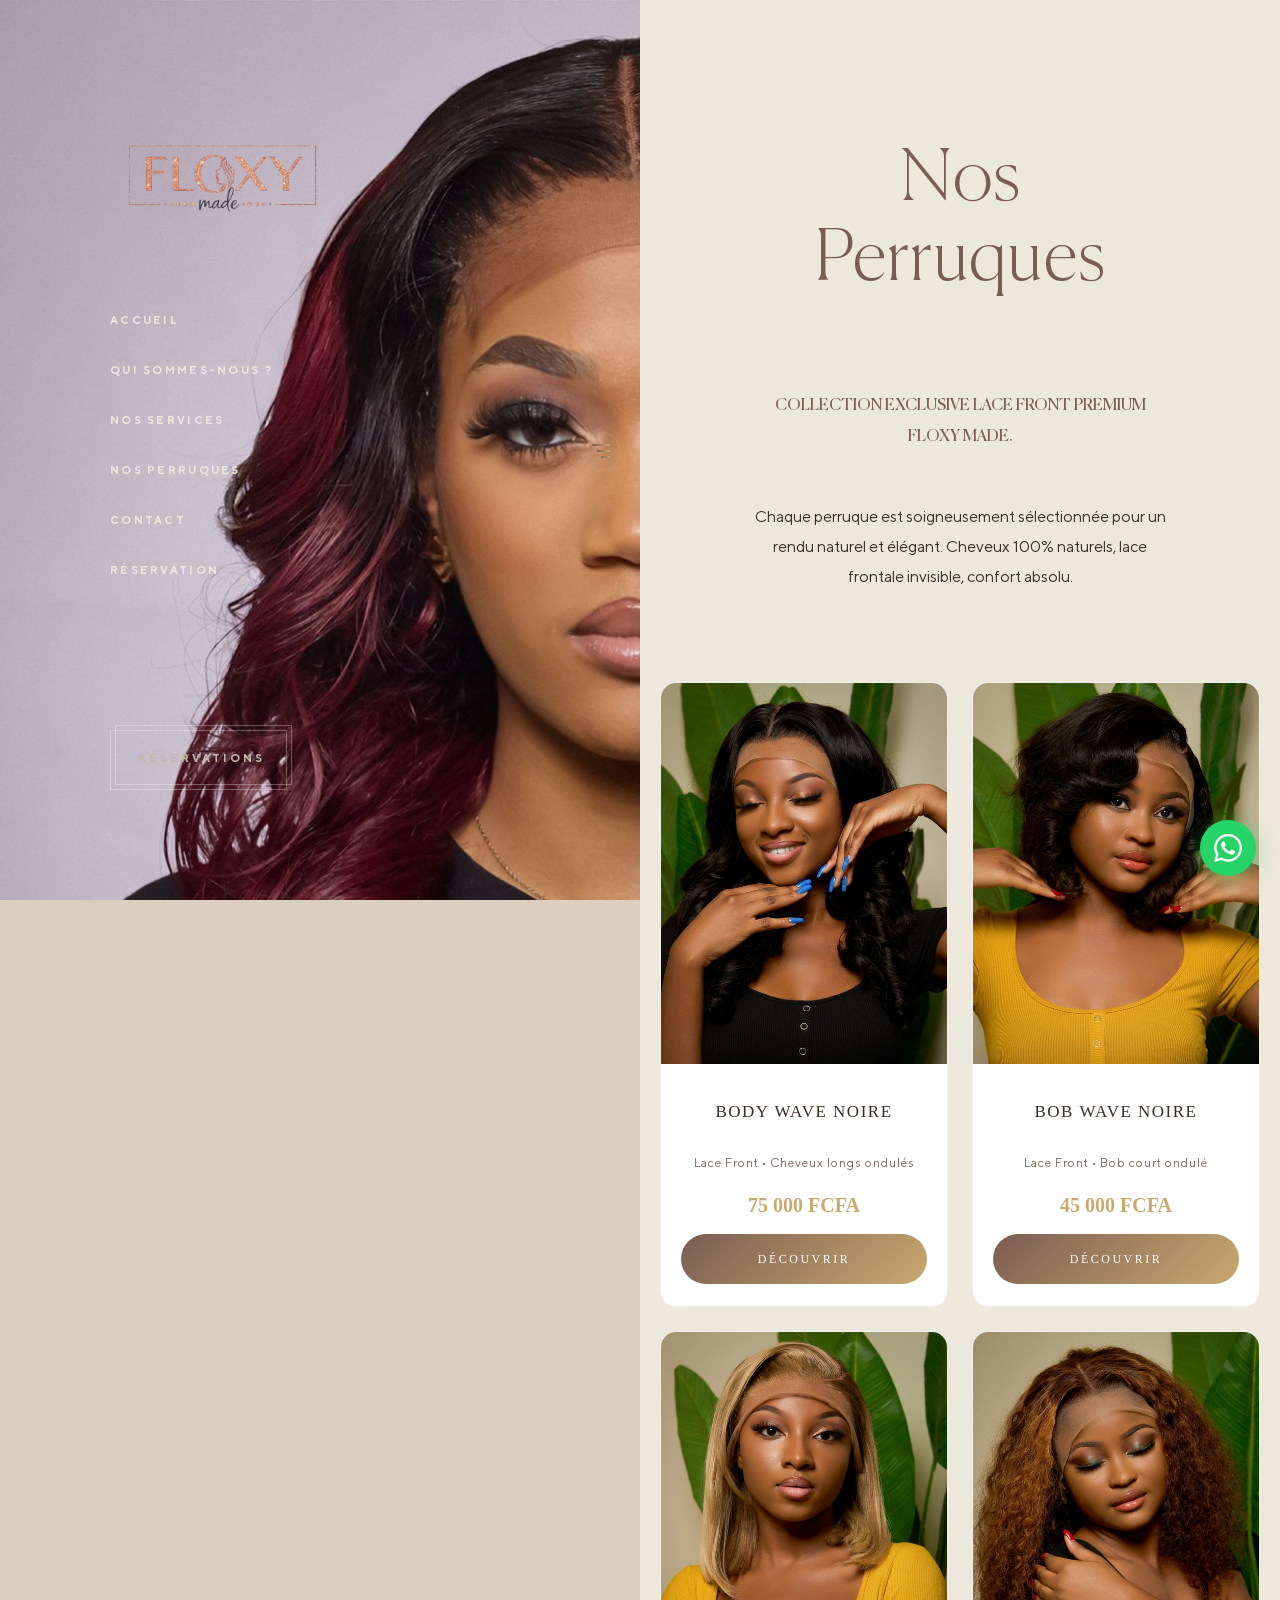
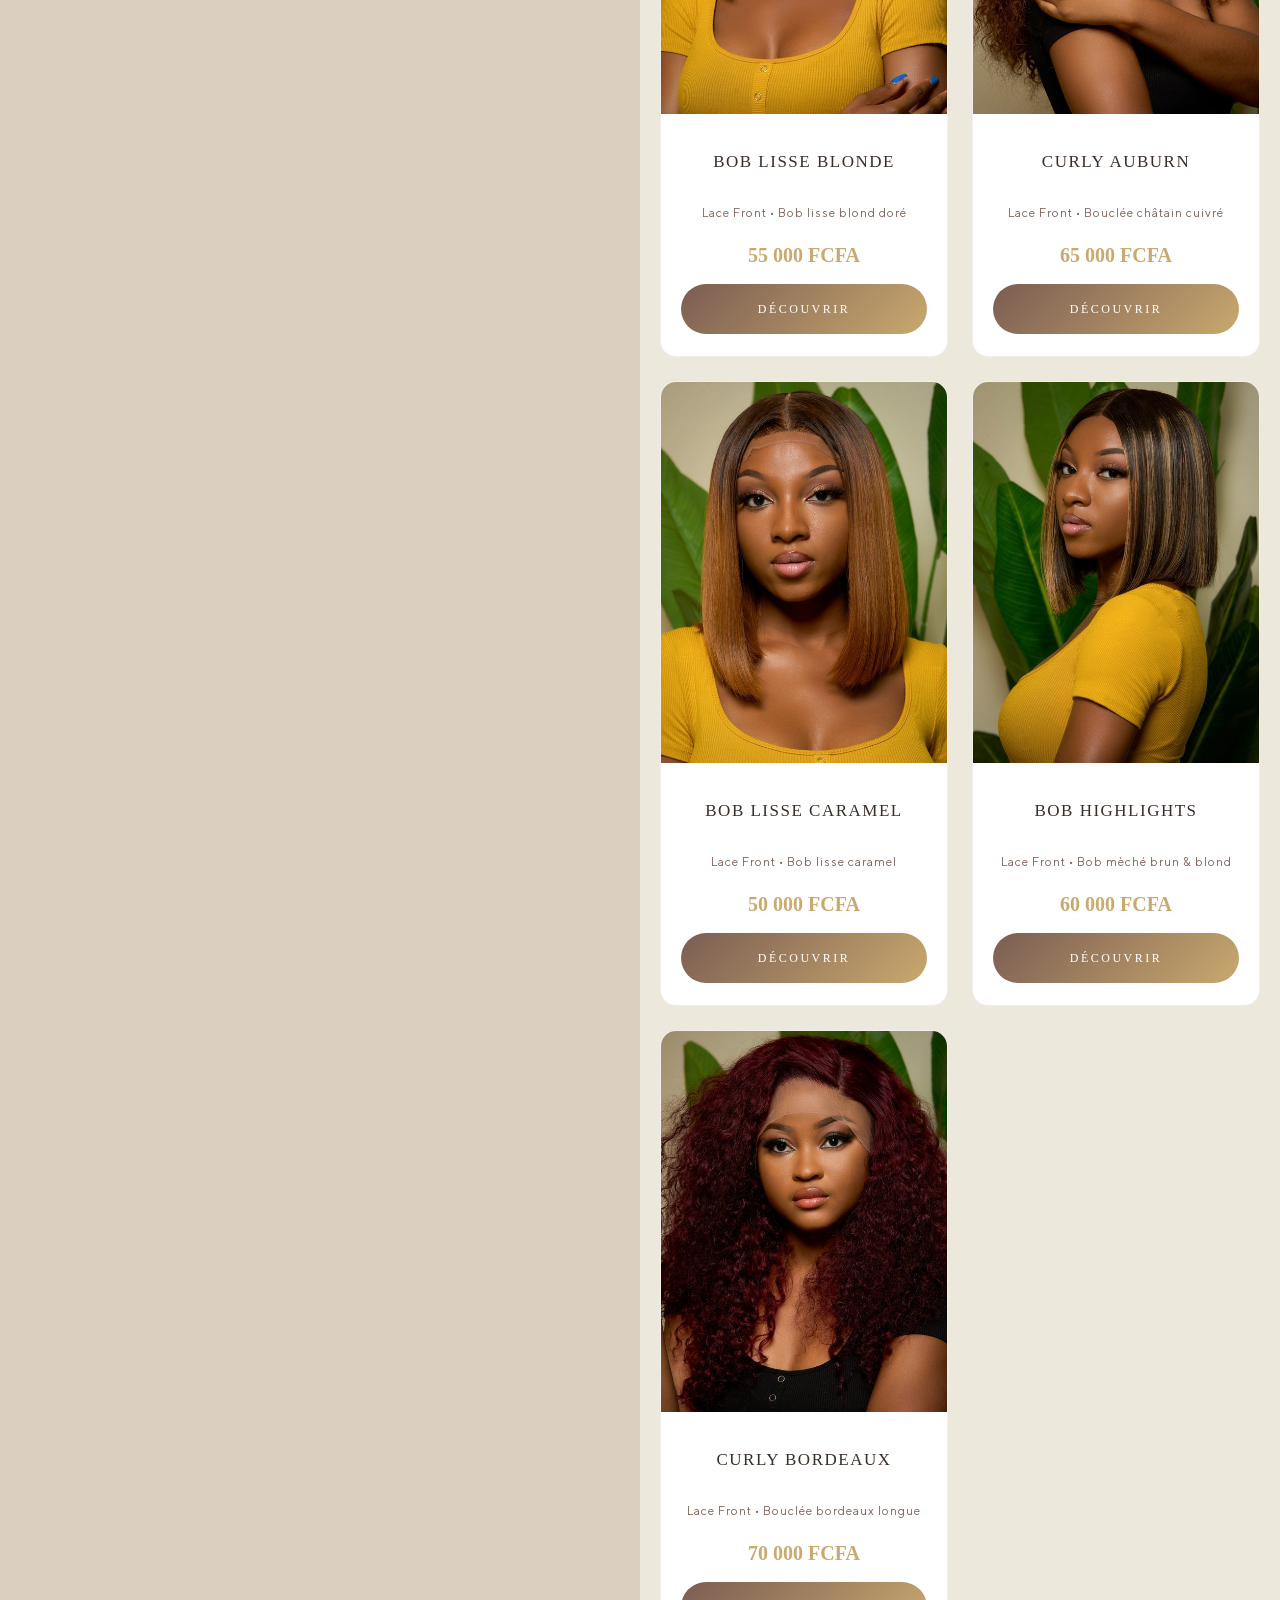
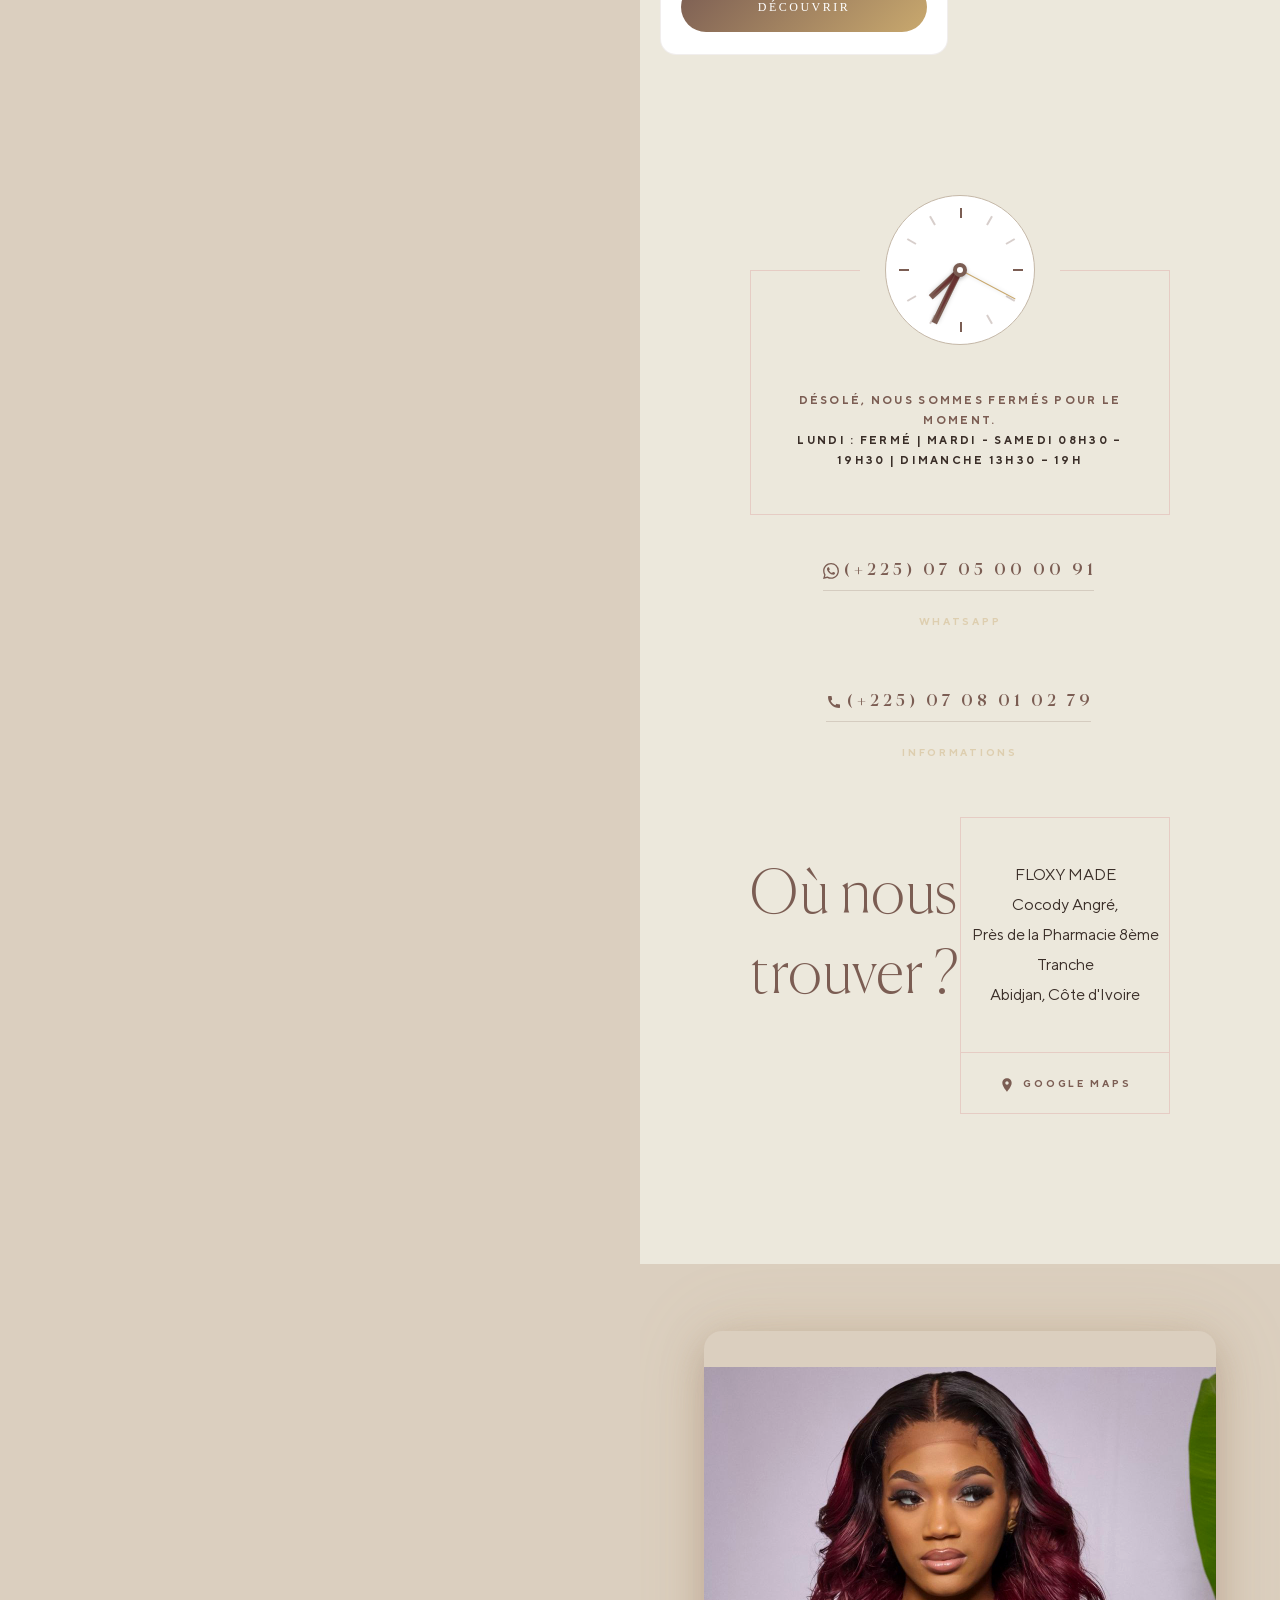
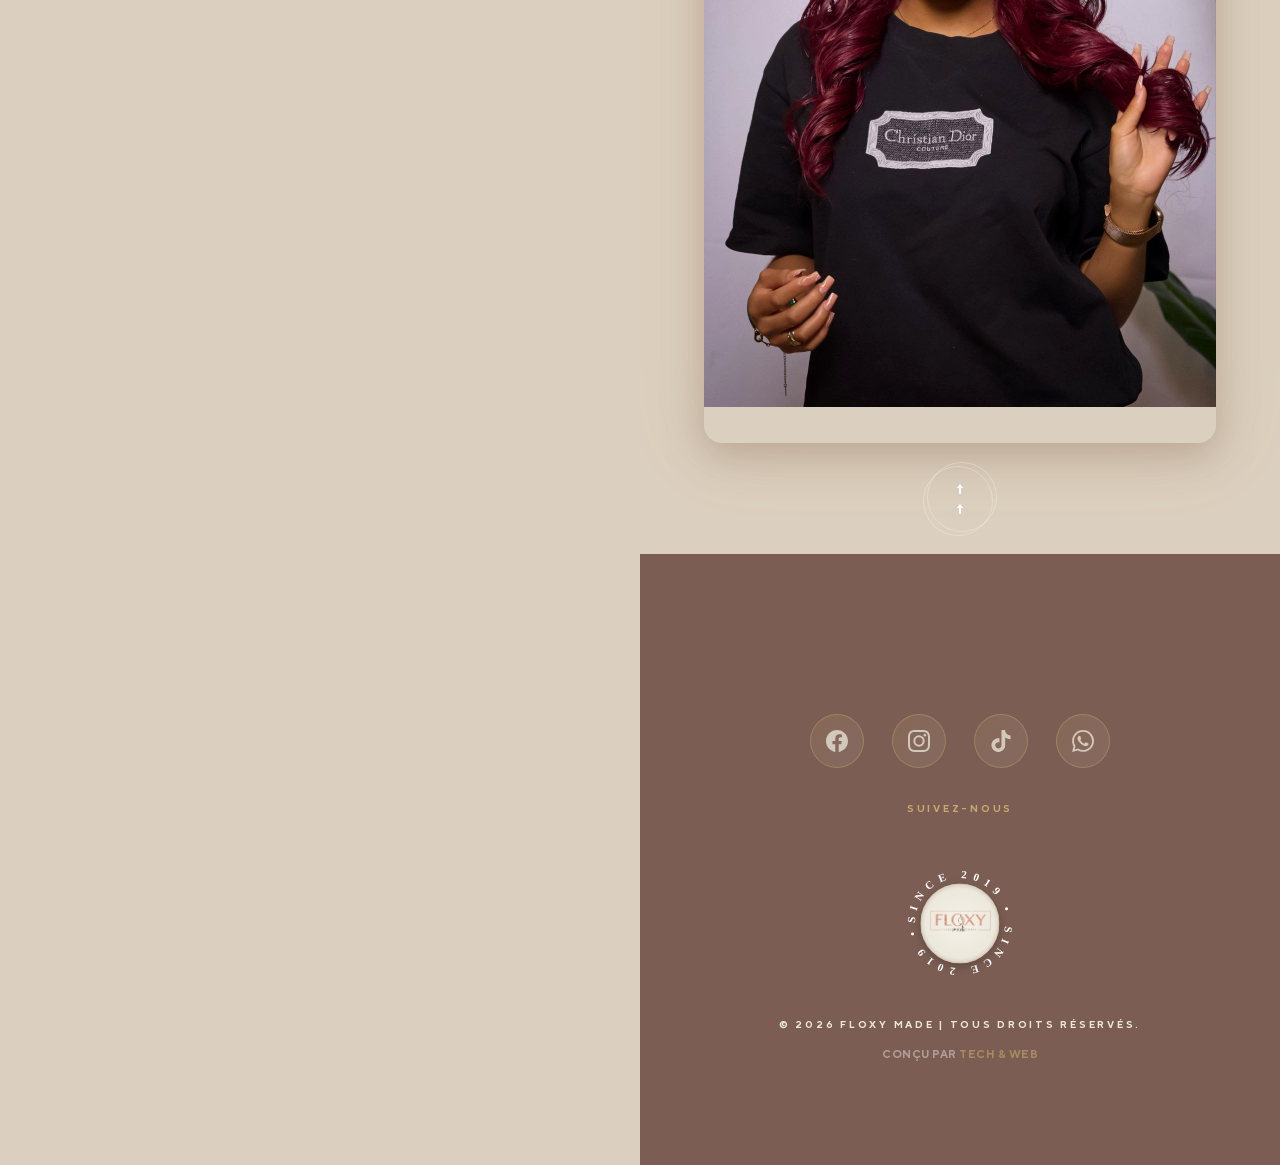
<file: perruques_floxymade.html>
<!DOCTYPE html>
<html lang="fr">
<head>
    <meta charset="utf-8">
    <title>Nos Perruques Lace Front Premium | FLOXY MADE - Abidjan</title>
    <meta name="robots" content="index, follow, max-snippet:-1, max-image-preview:large, max-video-preview:-1">
    <meta name="googlebot" content="index, follow, snippet, max-image-preview:large">
    <meta name="bingbot" content="index, follow">
    <meta name="apple-mobile-web-app-title" content="FLOXY MADE - Perruques">
    <meta name="apple-mobile-web-app-status-bar-style" content="black">
    <meta name="apple-mobile-web-app-capable" content="yes">
    <meta name="application-name" content="FLOXY MADE">
    <meta name="theme-color" content="#7b5d53">
    <meta name="color-scheme" content="dark light">
    <meta name="msapplication-TileColor" content="#7b5d53">
    <meta name="publisher" content="FLOXY MADE">
    <meta name="copyright" content="FLOXY MADE - Tous droits r&eacute;serv&eacute;s">
    <meta name="rating" content="general">
    <meta name="language" content="French">
    <!-- Geo SEO local Abidjan -->
    <meta name="geo.region" content="CI-AB">
    <meta name="geo.placename" content="Cocody Angr&eacute;, Abidjan">
    <meta name="geo.position" content="5.4012616;-3.9806328">
    <meta name="ICBM" content="5.4012616, -3.9806328">
    <meta name="viewport" content="width=device-width, initial-scale=1.0, maximum-scale=1.0, user-scalable=0, viewport-fit=cover">
    <meta http-equiv="X-UA-Compatible" content="IE=edge">
    <meta name="format-detection" content="telephone=no">
    <meta name="keywords" content="perruques abidjan, lace front abidjan, perruque naturelle, wig abidjan, floxy made perruques, bob wig, curly wig">
    <meta name="description" content="D&eacute;couvrez notre collection exclusive de perruques Lace Front premium chez FLOXY MADE Abidjan. Body Wave, Bob, Curly &mdash; qualit&eacute; exceptionnelle.">
    <meta property="og:title" content="Nos Perruques Lace Front Premium | FLOXY MADE">
    <meta property="og:description" content="D&eacute;couvrez notre collection exclusive de perruques Lace Front premium chez FLOXY MADE Abidjan. Body Wave, Bob, Curly &mdash; qualit&eacute; exceptionnelle.">
    <meta property="og:locale" content="fr_CI">
    <meta property="og:type" content="website">
    <meta property="og:site_name" content="FLOXY MADE">
    <meta property="og:url" content="https://floxymade.com/perruques_floxymade.html">
    <meta property="og:locale:alternate" content="fr_FR">
    <!-- Twitter Cards -->
    <meta name="twitter:card" content="summary_large_image">
    <meta name="twitter:title" content="Nos Perruques Lace Front Premium | FLOXY MADE">
    <meta name="twitter:description" content="D&eacute;couvrez notre collection exclusive de perruques Lace Front premium chez FLOXY MADE Abidjan. Body Wave, Bob, Curly &mdash; qualit&eacute; exceptionnelle.">
    <meta name="twitter:image" content="https://floxymade.com/img/logo-new-removebg.png">
    <meta name="twitter:image:alt" content="FLOXY MADE">

    <link rel="canonical" href="https://floxymade.com/perruques_floxymade.html">
    <link rel="alternate" hreflang="fr-CI" href="https://floxymade.com/perruques_floxymade.html">
    <link rel="alternate" hreflang="fr" href="https://floxymade.com/perruques_floxymade.html">
    <link rel="alternate" hreflang="x-default" href="https://floxymade.com/perruques_floxymade.html">
    <meta name="author" content="Tech &amp; Web - tech-and-web.com">
    <link rel="shortcut icon" href="img/floxymade.ico">
    <link rel="icon" type="image/png" sizes="192x192" href="img/favicon-192.png">
    <link rel="icon" type="image/png" sizes="512x512" href="img/favicon-512.png">
    <link rel="apple-touch-icon" sizes="180x180" href="img/apple-touch-icon.png">
    <link rel="manifest" href="/manifest.json">
    <link rel="preconnect" href="https://fonts.googleapis.com">
    <link rel="preconnect" href="https://fonts.gstatic.com" crossorigin>
    <link rel="dns-prefetch" href="https://www.google.com">
    <link rel="dns-prefetch" href="https://maps.googleapis.com">
    <link rel="dns-prefetch" href="https://maps.gstatic.com">
    <link rel="stylesheet" href="https://fonts.googleapis.com/css2?family=Parisienne&family=Cormorant+Garamond:ital,wght@0,400;0,500;0,600;0,700;1,400;1,500;1,600&display=swap">
    <link rel="stylesheet" type="text/css" href="css/app.min.css">
    <link rel="stylesheet" type="text/css" href="css/floxymade.css">
    <script type="application/ld+json">
    {
      "@context": "https://schema.org",
      "@type": "BreadcrumbList",
      "itemListElement": [
        { "@type": "ListItem", "position": 1, "name": "Accueil", "item": "https://floxymade.com/" },
        { "@type": "ListItem", "position": 2, "name": "Nos Perruques Lace Front Premium" }
      ]
    }
    </script>
    <script type="application/ld+json">
    {
      "@context": "https://schema.org",
      "@graph": [
        {
          "@type": "Service",
          "@id": "https://floxymade.com/perruques_floxymade.html#service",
          "name": "Perruques Lace Front Premium",
          "serviceType": "Wig Sales & Installation",
          "description": "Service de perruques lace front premium chez FLOXY MADE Abidjan Cocody Angré — prestations professionnelles dans un institut de beauté VIP.",
          "url": "https://floxymade.com/perruques_floxymade.html",
          "provider": { "@id": "https://floxymade.com/#beautysalon" },
          "areaServed": [
            { "@type": "City", "name": "Abidjan" },
            { "@type": "AdministrativeArea", "name": "Cocody" },
            { "@type": "Country", "name": "Côte d'Ivoire" }
          ],
          "audience": { "@type": "Audience", "audienceType": "Femmes" },
          "availableLanguage": ["fr", "en"],
          "isPartOf": { "@id": "https://floxymade.com/#beautysalon" }
        }        ,
        {
          "@type": ["BeautySalon", "LocalBusiness"],
          "@id": "https://floxymade.com/#beautysalon",
          "name": "FLOXY MADE",
          "url": "https://floxymade.com/",
          "telephone": "+2250705000091",
          "email": "contact@floxymade.com",
          "image": "https://floxymade.com/img/logo-new-removebg.png",
          "address": {
            "@type": "PostalAddress",
            "streetAddress": "Cocody Angré, Près de la Pharmacie 8ème Tranche",
            "addressLocality": "Abidjan",
            "addressRegion": "Lagunes",
            "addressCountry": "CI"
          },
          "geo": { "@type": "GeoCoordinates", "latitude": 5.4012616, "longitude": -3.9806328 },
          "openingHoursSpecification": [
            { "@type": "OpeningHoursSpecification", "dayOfWeek": ["Tuesday","Wednesday","Thursday","Friday","Saturday"], "opens": "08:30", "closes": "19:30" },
            { "@type": "OpeningHoursSpecification", "dayOfWeek": "Sunday", "opens": "13:30", "closes": "19:00" }
          ],
          "priceRange": "$$",
          "currenciesAccepted": "XOF"
        },
        {
          "@type": "ProfessionalService",
          "@id": "https://tech-and-web.com/#organization",
          "name": "Tech & Web",
          "url": "https://tech-and-web.com/",
          "description": "Agence digitale à Abidjan — conception du site floxymade.com."
        }
      ]
    }
    </script>
</head>
<body class="page-treatment">

<div id="overlay">
    <div class="load-container">
        <div class="loading fm-logo-loader"><img src="img/logo-new-removebg.png" alt="FLOXY MADE"></div>
    </div>
</div>

<div id="woman"></div>
<div style="display: none;"><img id="hidden-woman" src="img/hiddden-woman.jpg"></div>

<div id="page">
    <header class="header" id="header">
        <div class="content-wrapper">
            <div class="logo"><a href="index.html"><img alt="FLOXY MADE" src="img/logo-new-removebg.png"></a></div>
            <div class="mobile-burger" id="burger">
                <div class="lines"><div class="line"></div><div class="line"></div><div class="line"></div><div class="line"></div></div>
            </div>
            <nav class="navigation">
                <ul class="nonelist">
                    <li><a data-section-item="accueil" href="index.html#accueil">Accueil</a></li>
                    <li><a data-section-item="a-propos" href="index.html#a-propos">Qui Sommes-Nous ?</a></li>
                    <li><a data-section-item="services" href="index.html#services">Nos Services</a></li>
                    <li><a href="perruques_floxymade.html">Nos Perruques</a></li>
                    <li><a data-section-item="contact" href="index.html#contact">Contact</a></li>
                    <li class="fm-nav-rdv"><a href="reservation.html">R&eacute;servation</a></li>
                </ul>
            </nav>
            <a class="reservation" href="reservation.html">R&eacute;servations</a>
        </div>
    </header>

    <div id="content" class="content">
        <div class="content-box treatment">
            <div class="top-section">
                <h1 class="text-color-brown has-text-centered m-b-40 padding-container">Nos Perruques</h1>
                <div class="treatment-info padding-container text-color-brown" style="text-align:center;">
                    <p><em>Collection exclusive Lace Front Premium FLOXY MADE.</em></p>
                    <p>Chaque perruque est soigneusement s&eacute;lectionn&eacute;e pour un rendu naturel et &eacute;l&eacute;gant. Cheveux 100% naturels, lace frontale invisible, confort absolu.</p>
                </div>
            </div>
        </div>

        <!-- Product Grid -->
        <div class="content-box fm-shop-section">
            <div class="fm-shop-grid">

                <a href="perruque-body-wave-noire.html" class="fm-shop-card">
                    <div class="fm-shop-img"><img src="img/produits/body-wave-noire.jpg" alt="Body Wave Noire" loading="lazy"></div>
                    <div class="fm-shop-info">
                        <h3>Body Wave Noire</h3>
                        <p>Lace Front &bull; Cheveux longs ondul&eacute;s</p>
                        <span class="fm-shop-price">75 000 FCFA</span>
                        <span class="fm-shop-cta">D&eacute;couvrir</span>
                    </div>
                </a>

                <a href="perruque-bob-wave-noire.html" class="fm-shop-card">
                    <div class="fm-shop-img"><img src="img/produits/bob-wave-noire.jpg" alt="Bob Wave Noire" loading="lazy"></div>
                    <div class="fm-shop-info">
                        <h3>Bob Wave Noire</h3>
                        <p>Lace Front &bull; Bob court ondul&eacute;</p>
                        <span class="fm-shop-price">45 000 FCFA</span>
                        <span class="fm-shop-cta">D&eacute;couvrir</span>
                    </div>
                </a>

                <a href="perruque-bob-lisse-blonde.html" class="fm-shop-card">
                    <div class="fm-shop-img"><img src="img/produits/bob-lisse-blonde.jpg" alt="Bob Lisse Blonde" loading="lazy"></div>
                    <div class="fm-shop-info">
                        <h3>Bob Lisse Blonde</h3>
                        <p>Lace Front &bull; Bob lisse blond dor&eacute;</p>
                        <span class="fm-shop-price">55 000 FCFA</span>
                        <span class="fm-shop-cta">D&eacute;couvrir</span>
                    </div>
                </a>

                <a href="perruque-curly-auburn.html" class="fm-shop-card">
                    <div class="fm-shop-img"><img src="img/produits/curly-auburn.jpg" alt="Curly Auburn" loading="lazy"></div>
                    <div class="fm-shop-info">
                        <h3>Curly Auburn</h3>
                        <p>Lace Front &bull; Boucl&eacute;e ch&acirc;tain cuivr&eacute;</p>
                        <span class="fm-shop-price">65 000 FCFA</span>
                        <span class="fm-shop-cta">D&eacute;couvrir</span>
                    </div>
                </a>

                <a href="perruque-bob-lisse-caramel.html" class="fm-shop-card">
                    <div class="fm-shop-img"><img src="img/produits/bob-lisse-caramel.jpg" alt="Bob Lisse Caramel" loading="lazy"></div>
                    <div class="fm-shop-info">
                        <h3>Bob Lisse Caramel</h3>
                        <p>Lace Front &bull; Bob lisse caramel</p>
                        <span class="fm-shop-price">50 000 FCFA</span>
                        <span class="fm-shop-cta">D&eacute;couvrir</span>
                    </div>
                </a>

                <a href="perruque-bob-highlights.html" class="fm-shop-card">
                    <div class="fm-shop-img"><img src="img/produits/bob-highlights.jpg" alt="Bob Highlights" loading="lazy"></div>
                    <div class="fm-shop-info">
                        <h3>Bob Highlights</h3>
                        <p>Lace Front &bull; Bob m&egrave;ch&eacute; brun &amp; blond</p>
                        <span class="fm-shop-price">60 000 FCFA</span>
                        <span class="fm-shop-cta">D&eacute;couvrir</span>
                    </div>
                </a>

                <a href="perruque-curly-bordeaux.html" class="fm-shop-card">
                    <div class="fm-shop-img"><img src="img/produits/curly-bordeaux.jpg" alt="Curly Bordeaux" loading="lazy"></div>
                    <div class="fm-shop-info">
                        <h3>Curly Bordeaux</h3>
                        <p>Lace Front &bull; Boucl&eacute;e bordeaux longue</p>
                        <span class="fm-shop-price">70 000 FCFA</span>
                        <span class="fm-shop-cta">D&eacute;couvrir</span>
                    </div>
                </a>

            </div>
        </div>

        <!-- Footer -->
        <footer class="footer has-text-centered" data-section="contact" id="contact">
            <div class="contact-section">
                <div class="anim-wrapper" data-animation-scroll="contact">
                    <div class="clock-wrapper">
                        <div class="clock">
                            <div class="clock-line point-12"></div><div class="clock-line point-1"></div><div class="clock-line point-2"></div><div class="clock-line point-3"></div><div class="clock-line point-4"></div><div class="clock-line point-5"></div><div class="clock-line point-6"></div><div class="clock-line point-7"></div><div class="clock-line point-8"></div><div class="clock-line point-9"></div><div class="clock-line point-10"></div><div class="clock-line point-11"></div>
                            <div class="hand hour"></div><div class="hand minute"></div><div class="hand second"></div>
                        </div>
                    </div>
                    <div class="opening-hours" data-weekdays-open="8" data-weekdays-closed="19" data-saturday-open="8" data-saturday-closed="19">
                        <span data-open="Nous sommes actuellement ouverts !" data-closed="D&eacute;sol&eacute;, nous sommes ferm&eacute;s pour le moment.">Nous sommes actuellement ouverts !</span><br>
                        Lundi : Ferm&eacute; | Mardi - Samedi 08h30 &ndash; 19h30 | Dimanche 13h30 &ndash; 19h
                    </div>
                </div>

                <div class="anim-wrapper" data-animation-scroll="mobile-mail">
                    <div class="reset">
                        <div class="phone left">
                            <a class="contact link" href="https://api.whatsapp.com/send?phone=+2250705000091&amp;text=Bonjour%20FLOXY%20MADE%20%F0%9F%91%8B" target="_blank" rel="noopener"><svg xmlns="http://www.w3.org/2000/svg" viewBox="0 0 24 24" style="width:16px;height:16px;vertical-align:middle;margin-right:5px;fill:currentColor;position:relative;top:-1px"><path d="M17.472 14.382c-.297-.149-1.758-.867-2.03-.967-.273-.099-.471-.148-.67.15-.197.297-.767.966-.94 1.164-.173.199-.347.223-.644.075-.297-.15-1.255-.463-2.39-1.475-.883-.788-1.48-1.761-1.653-2.059-.173-.297-.018-.458.13-.606.134-.133.298-.347.446-.52.149-.174.198-.298.298-.497.099-.198.05-.371-.025-.52-.075-.149-.669-1.612-.916-2.207-.242-.579-.487-.5-.669-.51-.173-.008-.371-.01-.57-.01-.198 0-.52.074-.792.372-.272.297-1.04 1.016-1.04 2.479 0 1.462 1.065 2.875 1.213 3.074.149.198 2.096 3.2 5.077 4.487.709.306 1.262.489 1.694.625.712.227 1.36.195 1.871.118.571-.085 1.758-.719 2.006-1.413.248-.694.248-1.289.173-1.413-.074-.124-.272-.198-.57-.347m-5.421 7.403h-.004a9.87 9.87 0 01-5.031-1.378l-.361-.214-3.741.982.998-3.648-.235-.374a9.86 9.86 0 01-1.51-5.26c.001-5.45 4.436-9.884 9.888-9.884 2.64 0 5.122 1.03 6.988 2.898a9.825 9.825 0 012.893 6.994c-.003 5.45-4.437 9.884-9.885 9.884m8.413-18.297A11.815 11.815 0 0012.05 0C5.495 0 .16 5.335.157 11.892c0 2.096.547 4.142 1.588 5.945L.057 24l6.305-1.654a11.882 11.882 0 005.683 1.448h.005c6.554 0 11.89-5.335 11.893-11.893a11.821 11.821 0 00-3.48-8.413z"/></svg>(+225) 07 05 00 00 91</a>
                            <span>WhatsApp</span>
                        </div>
                        <div class="email right">
                            <a class="contact link" href="tel:+2250708010279"><svg xmlns="http://www.w3.org/2000/svg" viewBox="0 0 24 24" style="width:16px;height:16px;vertical-align:middle;margin-right:5px;fill:currentColor;position:relative;top:-1px"><path d="M20.01 15.38c-1.23 0-2.42-.2-3.53-.56a.977.977 0 00-1.01.24l-1.57 1.97c-2.83-1.35-5.48-3.9-6.89-6.83l1.95-1.66c.27-.28.35-.67.24-1.02-.37-1.11-.56-2.3-.56-3.53 0-.54-.45-.99-.99-.99H4.19C3.65 3 3 3.24 3 3.99 3 13.28 10.73 21 20.01 21c.71 0 .99-.63.99-1.18v-3.45c0-.54-.45-.99-.99-.99z"/></svg>(+225) 07 08 01 02 79</a>
                            <span>Informations</span>
                        </div>
                    </div>
                </div>

                <div class="anim-wrapper" data-animation-scroll="where-to-find">
                    <div class="reset">
                        <div class="where-to-find left has-text-left m-t-40"><h2>O&ugrave; nous<br>trouver ?</h2></div>
                        <div class="address right">
                            <a class="map-link" href="https://maps.google.com/?cid=17777900982567454056" target="_blank">
                                <span class="space">FLOXY MADE<br>Cocody Angr&eacute;,<br>Pr&egrave;s de la Pharmacie 8&egrave;me Tranche<br>Abidjan, C&ocirc;te d'Ivoire</span>
                                <span class="map"><svg xmlns="http://www.w3.org/2000/svg" viewBox="0 0 24 24" width="16" height="16" fill="currentColor" style="vertical-align:middle;margin-right:4px"><path d="M12 2C8.13 2 5 5.13 5 9c0 5.25 7 13 7 13s7-7.75 7-13c0-3.87-3.13-7-7-7zm0 9.5c-1.38 0-2.5-1.12-2.5-2.5s1.12-2.5 2.5-2.5 2.5 1.12 2.5 2.5-1.12 2.5-2.5 2.5z"/></svg> Google Maps</span>
                            </a>
                        </div>
                    </div>
                </div>
            </div>
            <div class="scrolltop-section">
                <div class="scrolltop-parallax-img"><img src="img/new-images-2/photo_2026-04-14_22-34-20.jpg" alt="FLOXY MADE"></div>
                <div class="scroll-button scroll-top"><span></span></div>
            </div>
            <div class="copyright-section">
                <div class="anim-wrapper" data-animation-scroll="copyright">
                    <div class="fm-social-links">
                        <a href="https://facebook.com/floxymade" target="_blank" rel="noopener" aria-label="Facebook"><svg viewBox="0 0 24 24"><path d="M24 12.073c0-6.627-5.373-12-12-12s-12 5.373-12 12c0 5.99 4.388 10.954 10.125 11.854v-8.385H7.078v-3.47h3.047V9.43c0-3.007 1.792-4.669 4.533-4.669 1.312 0 2.686.235 2.686.235v2.953H15.83c-1.491 0-1.956.925-1.956 1.874v2.25h3.328l-.532 3.47h-2.796v8.385C19.612 23.027 24 18.062 24 12.073z"/></svg></a>
                        <a href="https://instagram.com/floxymade.ci" target="_blank" rel="noopener" aria-label="Instagram"><svg viewBox="0 0 24 24"><path d="M12 2.163c3.204 0 3.584.012 4.85.07 3.252.148 4.771 1.691 4.919 4.919.058 1.265.069 1.645.069 4.849 0 3.205-.012 3.584-.069 4.849-.149 3.225-1.664 4.771-4.919 4.919-1.266.058-1.644.07-4.85.07-3.204 0-3.584-.012-4.849-.07-3.26-.149-4.771-1.699-4.919-4.92-.058-1.265-.07-1.644-.07-4.849 0-3.204.013-3.583.07-4.849.149-3.227 1.664-4.771 4.919-4.919 1.266-.057 1.645-.069 4.849-.069zM12 0C8.741 0 8.333.014 7.053.072 2.695.272.273 2.69.073 7.052.014 8.333 0 8.741 0 12c0 3.259.014 3.668.072 4.948.2 4.358 2.618 6.78 6.98 6.98C8.333 23.986 8.741 24 12 24c3.259 0 3.668-.014 4.948-.072 4.354-.2 6.782-2.618 6.979-6.98.059-1.28.073-1.689.073-4.948 0-3.259-.014-3.667-.072-4.947-.196-4.354-2.617-6.78-6.979-6.98C15.668.014 15.259 0 12 0zm0 5.838a6.162 6.162 0 100 12.324 6.162 6.162 0 000-12.324zM12 16a4 4 0 110-8 4 4 0 010 8zm6.406-11.845a1.44 1.44 0 100 2.881 1.44 1.44 0 000-2.881z"/></svg></a>
                        <a href="https://tiktok.com/@floxy_made" target="_blank" rel="noopener" aria-label="TikTok"><svg viewBox="0 0 24 24"><path d="M12.525.02c1.31-.02 2.61-.01 3.91-.02.08 1.53.63 3.09 1.75 4.17 1.12 1.11 2.7 1.62 4.24 1.79v4.03c-1.44-.05-2.89-.35-4.2-.97-.57-.26-1.1-.59-1.62-.93-.01 2.92.01 5.84-.02 8.75-.08 1.4-.54 2.79-1.35 3.94-1.31 1.92-3.58 3.17-5.91 3.21-1.43.08-2.86-.31-4.08-1.03-2.02-1.19-3.44-3.37-3.65-5.71-.02-.5-.03-1-.01-1.49.18-1.9 1.12-3.72 2.58-4.96 1.66-1.44 3.98-2.13 6.15-1.72.02 1.48-.04 2.96-.04 4.44-.99-.32-2.15-.23-3.02.37-.63.41-1.11 1.04-1.36 1.75-.21.51-.15 1.07-.14 1.61.24 1.64 1.82 3.02 3.5 2.87 1.12-.01 2.19-.66 2.77-1.61.19-.33.4-.67.41-1.06.1-1.79.06-3.57.07-5.36.01-4.03-.01-8.05.02-12.07z"/></svg></a>
                        <a href="https://whatsapp.com/channel/0029Vb9StAwHAdNdIyF6zH3T" target="_blank" rel="noopener" aria-label="Chaîne WhatsApp"><svg viewBox="0 0 24 24"><path d="M17.472 14.382c-.297-.149-1.758-.867-2.03-.967-.273-.099-.471-.148-.67.15-.197.297-.767.966-.94 1.164-.173.199-.347.223-.644.075-.297-.15-1.255-.463-2.39-1.475-.883-.788-1.48-1.761-1.653-2.059-.173-.297-.018-.458.13-.606.134-.133.298-.347.446-.52.149-.174.198-.298.298-.497.099-.198.05-.371-.025-.52-.075-.149-.669-1.612-.916-2.207-.242-.579-.487-.5-.669-.51-.173-.008-.371-.01-.57-.01-.198 0-.52.074-.792.372-.272.297-1.04 1.016-1.04 2.479 0 1.462 1.065 2.875 1.213 3.074.149.198 2.096 3.2 5.077 4.487.709.306 1.262.489 1.694.625.712.227 1.36.195 1.871.118.571-.085 1.758-.719 2.006-1.413.248-.694.248-1.289.173-1.413-.074-.124-.272-.198-.57-.347m-5.421 7.403h-.004a9.87 9.87 0 01-5.031-1.378l-.361-.214-3.741.982.998-3.648-.235-.374a9.86 9.86 0 01-1.51-5.26c.001-5.45 4.436-9.884 9.888-9.884 2.64 0 5.122 1.03 6.988 2.898a9.825 9.825 0 012.893 6.994c-.003 5.45-4.437 9.884-9.885 9.884m8.413-18.297A11.815 11.815 0 0012.05 0C5.495 0 .16 5.335.157 11.892c0 2.096.547 4.142 1.588 5.945L.057 24l6.305-1.654a11.882 11.882 0 005.68 1.448h.005c6.554 0 11.89-5.335 11.893-11.893a11.821 11.821 0 00-3.48-8.413"/></svg></a>
                    </div>
                    <div><span class="followus">Suivez-nous</span></div>
                </div>
                <div class="fm-since-wrapper">
                    <div class="fm-since-ring"><img src="img/since.svg" alt="SINCE 2019"></div>
                    <img class="fm-since-logo" src="img/logo-new-removebg.png" alt="FLOXY MADE">
                </div>

                <div class="anim-wrapper" data-animation-scroll="copy">
                    <div class="copyright-wrapper">
                        <div><span>&copy; 2026 FLOXY MADE | TOUS DROITS R&Eacute;SERV&Eacute;S.</span></div>
                        <div class="fm-credit">Con&ccedil;u par <a href="https://tech-and-web.com" target="_blank" rel="noopener" title="Tech &amp; Web - Agence de conception web &agrave; Abidjan">Tech &amp; Web</a></div>
                    </div>
                </div>
            </div>
        </footer>
    </div>
</div>

<a href="https://api.whatsapp.com/send?phone=+2250705000091" class="whatsapp-float" rel="noopener" aria-label="WhatsApp">
    <svg xmlns="http://www.w3.org/2000/svg" viewBox="0 0 24 24"><path d="M17.472 14.382c-.297-.149-1.758-.867-2.03-.967-.273-.099-.471-.148-.67.15-.197.297-.767.966-.94 1.164-.173.199-.347.223-.644.075-.297-.15-1.255-.463-2.39-1.475-.883-.788-1.48-1.761-1.653-2.059-.173-.297-.018-.458.13-.606.134-.133.298-.347.446-.52.149-.174.198-.298.298-.497.099-.198.05-.371-.025-.52-.075-.149-.669-1.612-.916-2.207-.242-.579-.487-.5-.669-.51-.173-.008-.371-.01-.57-.01-.198 0-.52.074-.792.372-.272.297-1.04 1.016-1.04 2.479 0 1.462 1.065 2.875 1.213 3.074.149.198 2.096 3.2 5.077 4.487.709.306 1.262.489 1.694.625.712.227 1.36.195 1.871.118.571-.085 1.758-.719 2.006-1.413.248-.694.248-1.289.173-1.413-.074-.124-.272-.198-.57-.347m-5.421 7.403h-.004a9.87 9.87 0 01-5.031-1.378l-.361-.214-3.741.982.998-3.648-.235-.374a9.86 9.86 0 01-1.51-5.26c.001-5.45 4.436-9.884 9.888-9.884 2.64 0 5.122 1.03 6.988 2.898a9.825 9.825 0 012.893 6.994c-.003 5.45-4.437 9.884-9.885 9.884m8.413-18.297A11.815 11.815 0 0012.05 0C5.495 0 .16 5.335.157 11.892c0 2.096.547 4.142 1.588 5.945L.057 24l6.305-1.654a11.882 11.882 0 005.683 1.448h.005c6.554 0 11.89-5.335 11.893-11.893a11.821 11.821 0 00-3.48-8.413z"/></svg>
</a>

<script src="js/app.min.js"></script>
<script>
(function(){var o=document.getElementById('overlay'),b=document.body;
setTimeout(function(){o.classList.add('fm-fast-exit');b.classList.add('hide-loader','play-intro');b.classList.remove('loading');window.pageIsLoaded=true;
setTimeout(function(){o.style.display='none'},500)},600)})();
</script>

<script>/* No CanvasSlideshow on shop pages */</script>
<script>
(function() {
    var burger = document.getElementById('burger');
    var nav = document.querySelector('.navigation');
    if (!burger || !nav) return;
    function closeMenu() {
        if (burger.classList.contains('close')) {
            $(nav).fadeOut();
            burger.classList.remove('close');
        }
    }
    var observer = new MutationObserver(function() {
        if (burger.classList.contains('close')) {
            nav.classList.remove('fm-nav-visible');
            void nav.offsetWidth;
            nav.classList.add('fm-nav-visible');
        } else {
            nav.classList.remove('fm-nav-visible');
        }
    });
    observer.observe(burger, { attributes: true, attributeFilter: ['class'] });
    nav.querySelectorAll('a').forEach(function(a) {
        a.addEventListener('click', function() { setTimeout(closeMenu, 150); });
    });
    document.addEventListener('click', function(e) {
        if (!nav.contains(e.target) && !burger.contains(e.target)) closeMenu();
    });
})();
</script>
<script>
(function() {
    var links = document.querySelector('.fm-social-links');
    if (!links) return;
    var triggered = false;
    var onScroll = function() {
        if (triggered) return;
        var rect = links.getBoundingClientRect();
        if (rect.top < window.innerHeight * 0.9) {
            links.classList.add('fm-domino-visible');
            triggered = true;
            window.removeEventListener('scroll', onScroll);
        }
    };
    window.addEventListener('scroll', onScroll, { passive: true });
    onScroll();
})();
</script>
</body>
</html>
</file>
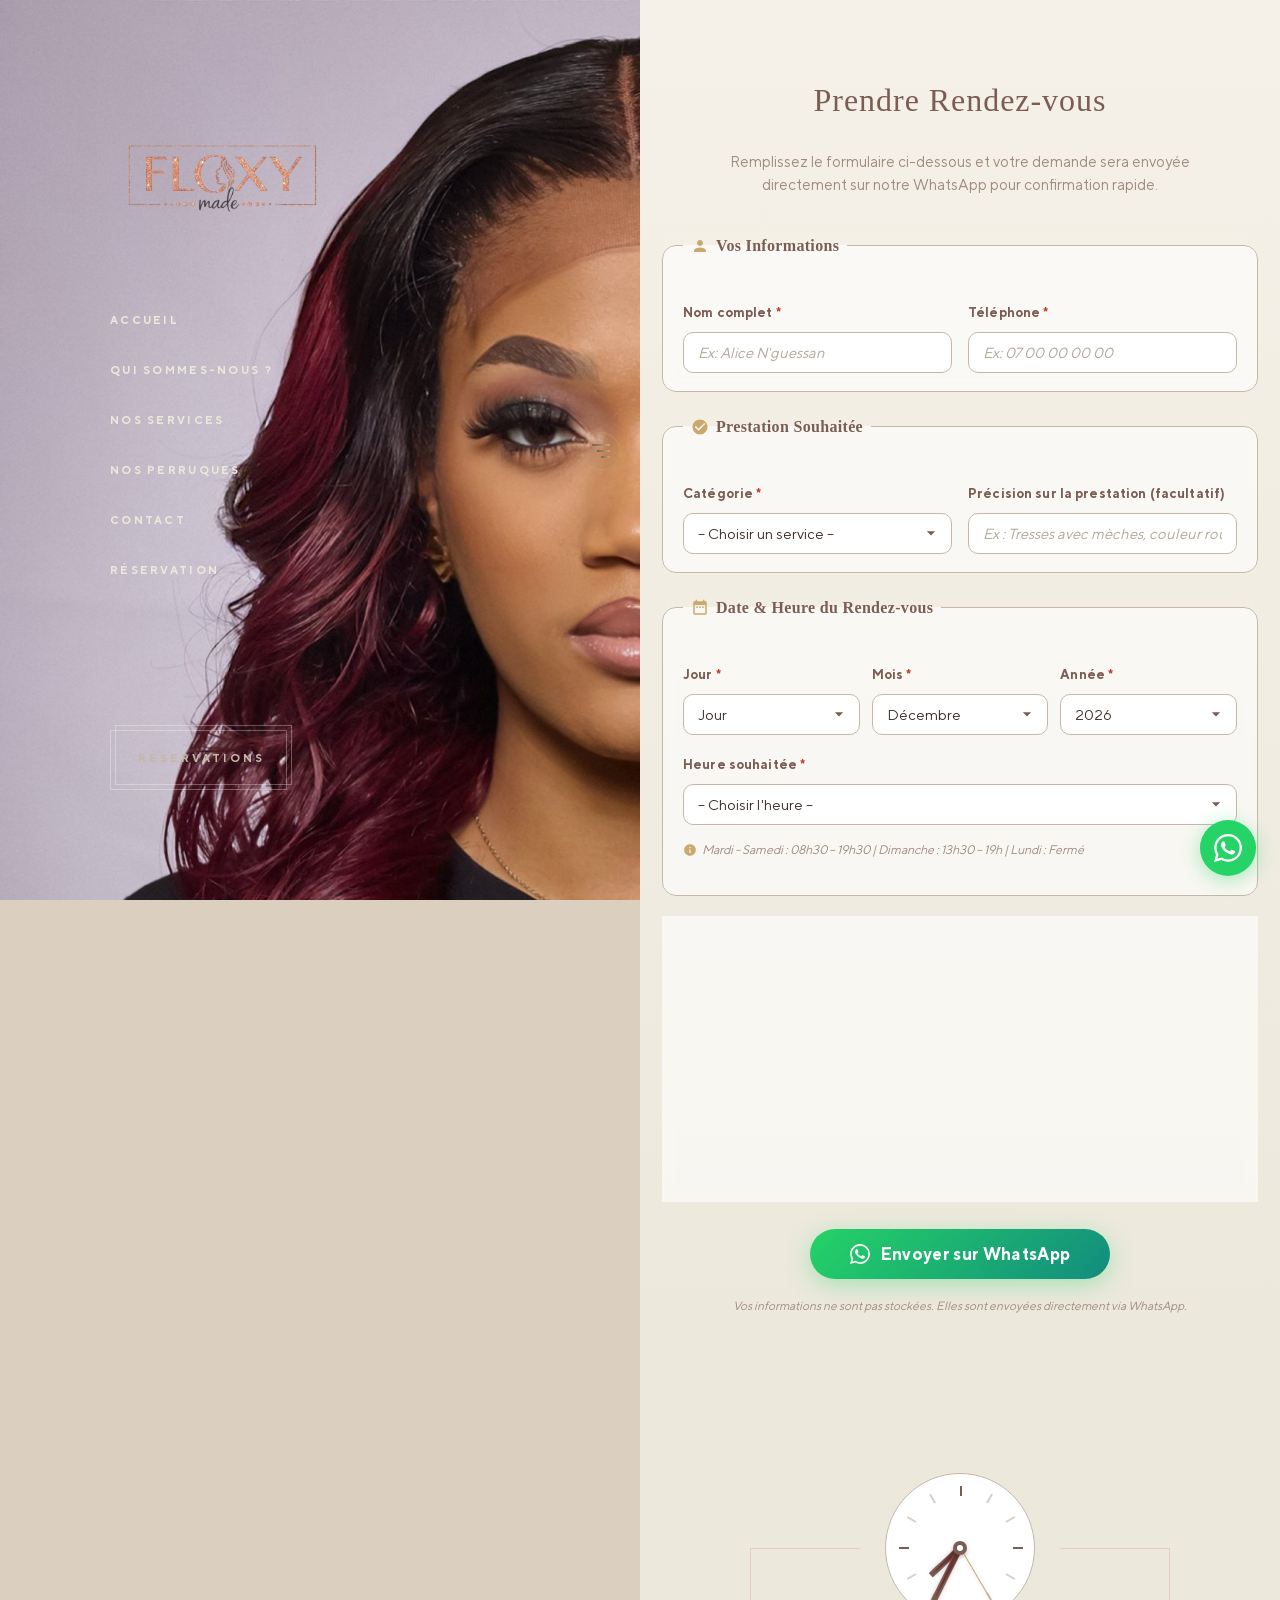
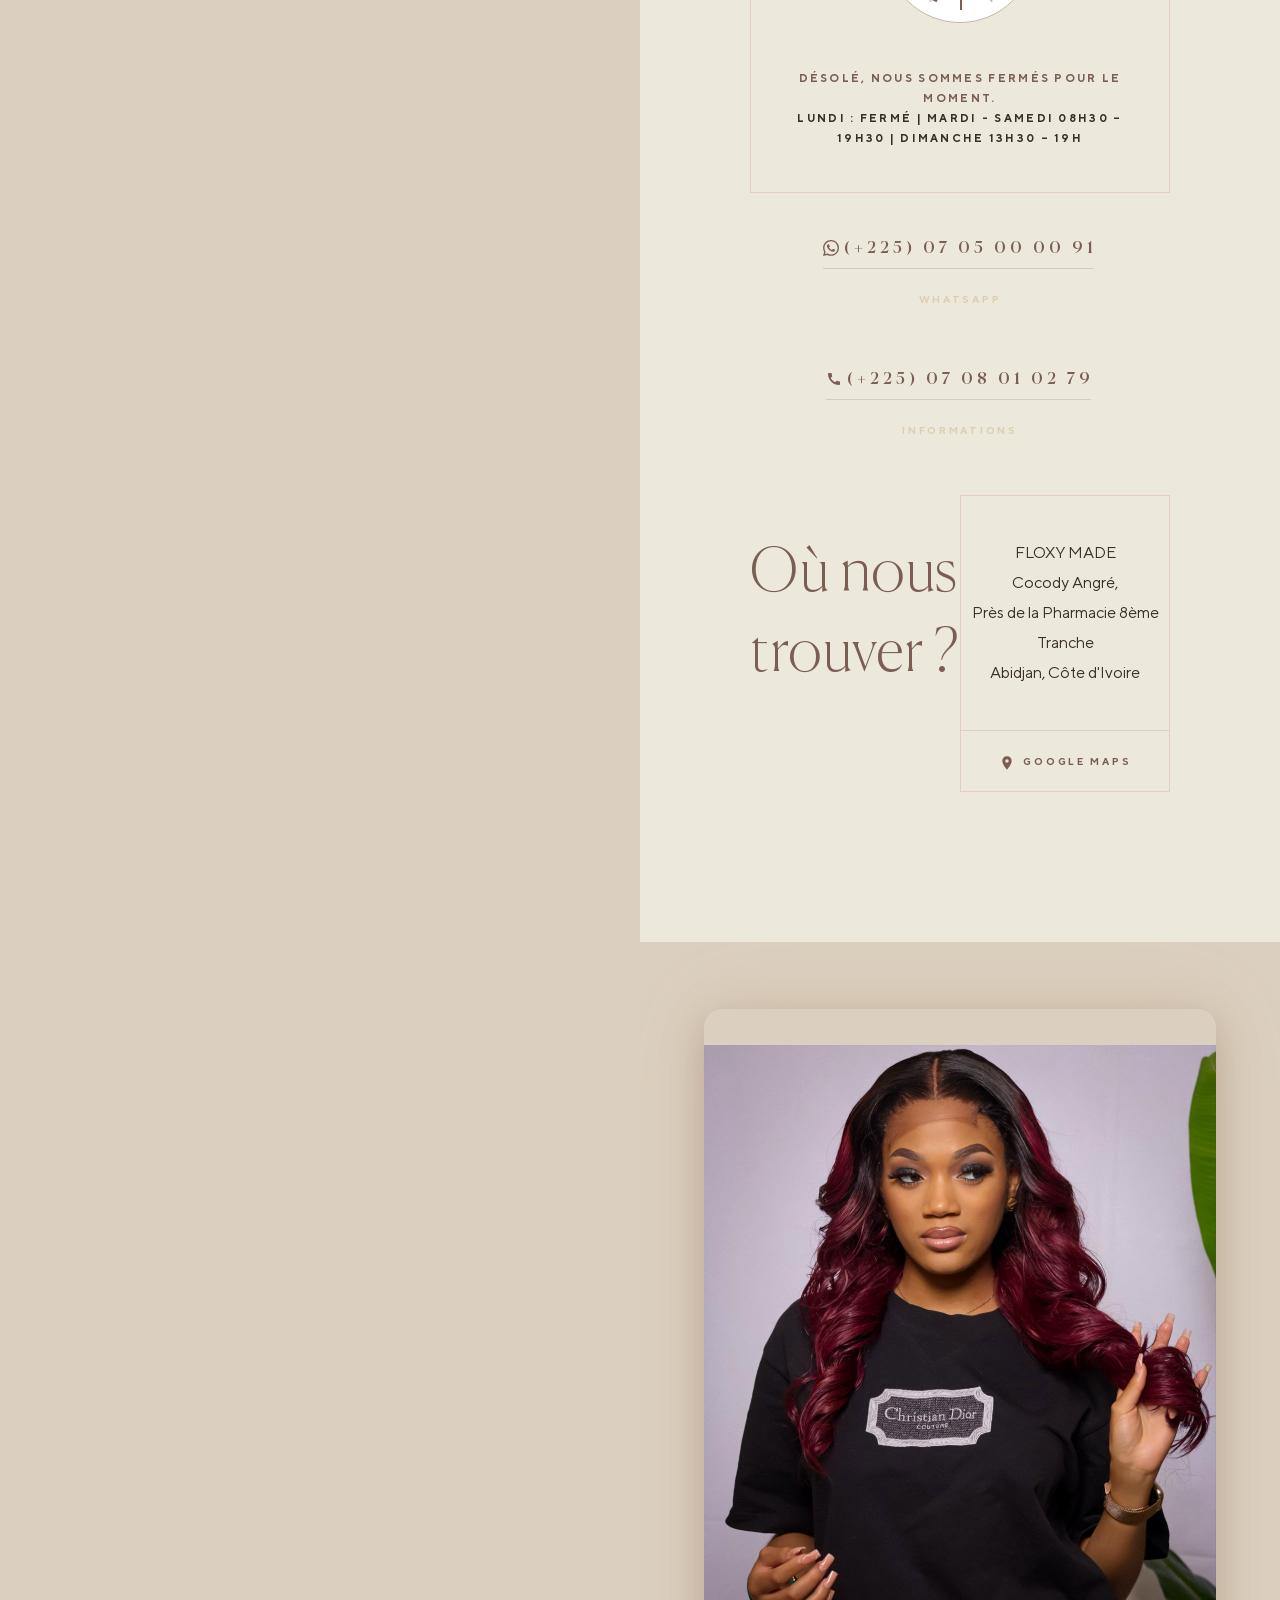
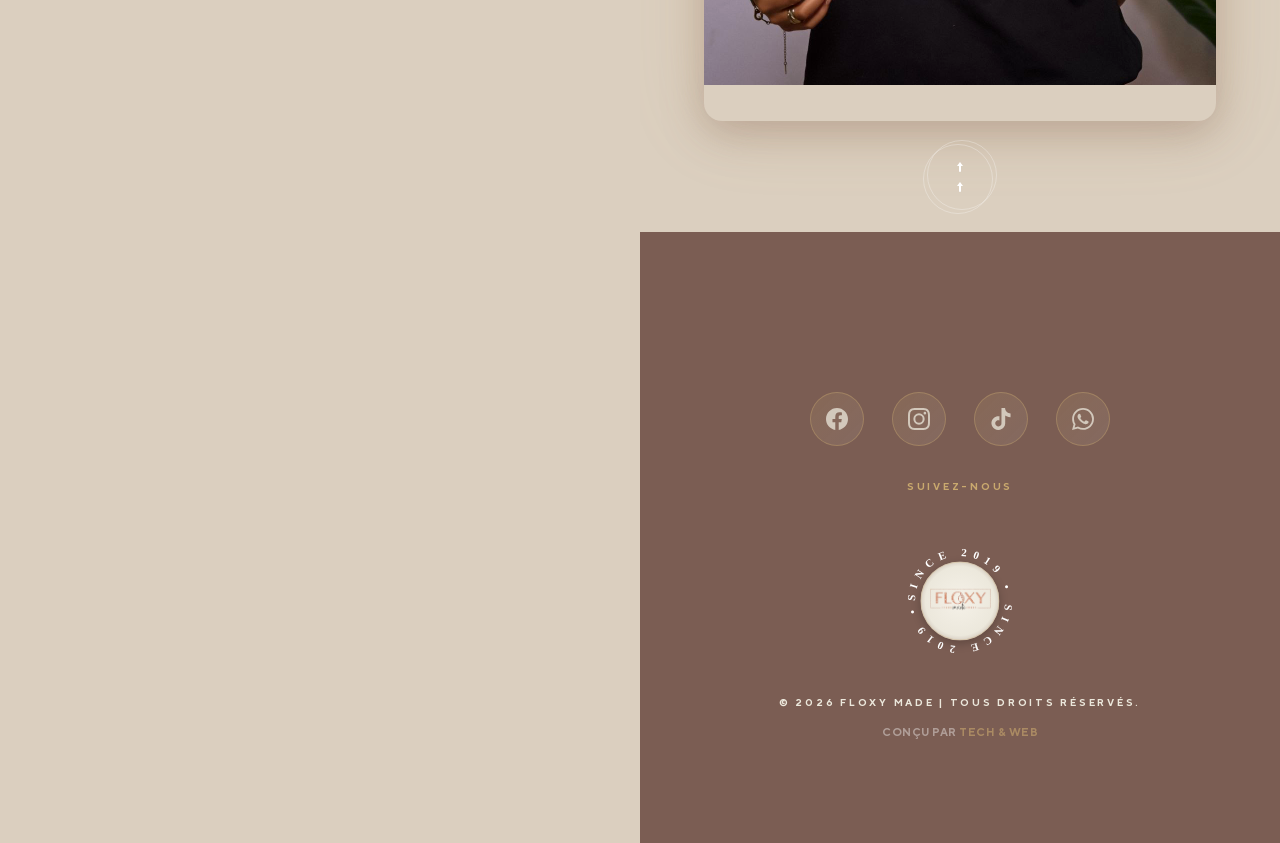
<file: reservation.html>
<!DOCTYPE html>
<html lang="fr">
<head>
    <meta charset="utf-8">
    <title>Prendre Rendez-vous | FLOXY MADE - Institut de Beaut&eacute; Abidjan</title>
    <meta name="robots" content="index, follow, max-snippet:-1, max-image-preview:large, max-video-preview:-1">
    <meta name="googlebot" content="index, follow, snippet, max-image-preview:large">
    <meta name="bingbot" content="index, follow">
    <meta name="apple-mobile-web-app-title" content="FLOXY MADE - R&eacute;servation">
    <meta name="apple-mobile-web-app-status-bar-style" content="black">
    <meta name="apple-mobile-web-app-capable" content="yes">
    <meta name="application-name" content="FLOXY MADE">
    <meta name="theme-color" content="#7b5d53">
    <meta name="color-scheme" content="dark light">
    <meta name="msapplication-TileColor" content="#7b5d53">
    <meta name="publisher" content="FLOXY MADE">
    <meta name="copyright" content="FLOXY MADE - Tous droits r&eacute;serv&eacute;s">
    <meta name="rating" content="general">
    <meta name="language" content="French">
    <!-- Geo SEO local Abidjan -->
    <meta name="geo.region" content="CI-AB">
    <meta name="geo.placename" content="Cocody Angr&eacute;, Abidjan">
    <meta name="geo.position" content="5.4012616;-3.9806328">
    <meta name="ICBM" content="5.4012616, -3.9806328">
    <meta name="viewport" content="width=device-width, initial-scale=1.0, maximum-scale=1.0, user-scalable=0, viewport-fit=cover">
    <meta http-equiv="X-UA-Compatible" content="IE=edge">
    <meta name="format-detection" content="telephone=no">
    <meta name="keywords" content="rendez-vous coiffure abidjan, reservation institut beaute, rdv floxy made, prise rdv salon beaute abidjan">
    <meta name="description" content="Prenez rendez-vous en ligne chez FLOXY MADE, votre institut de beaut&eacute; VIP &agrave; Abidjan Cocody Angr&eacute;. Coiffure, onglerie, esth&eacute;tique, maquillage.">
    <meta property="og:title" content="Prendre Rendez-vous | FLOXY MADE">
    <meta property="og:description" content="Prenez rendez-vous en ligne chez FLOXY MADE, votre institut de beaut&eacute; VIP &agrave; Abidjan Cocody Angr&eacute;. Coiffure, onglerie, esth&eacute;tique, maquillage.">
    <meta property="og:locale" content="fr_CI">
    <meta property="og:type" content="website">
    <meta property="og:site_name" content="FLOXY MADE">
    <meta property="og:url" content="https://floxymade.com/reservation.html">
    <meta property="og:locale:alternate" content="fr_FR">
    <!-- Twitter Cards -->
    <meta name="twitter:card" content="summary_large_image">
    <meta name="twitter:title" content="Prendre Rendez-vous | FLOXY MADE">
    <meta name="twitter:description" content="Prenez rendez-vous en ligne chez FLOXY MADE, votre institut de beaut&eacute; VIP &agrave; Abidjan Cocody Angr&eacute;. Coiffure, onglerie, esth&eacute;tique, maquillage.">
    <meta name="twitter:image" content="https://floxymade.com/img/logo-new-removebg.png">
    <meta name="twitter:image:alt" content="FLOXY MADE">

    <link rel="canonical" href="https://floxymade.com/reservation.html">
    <link rel="alternate" hreflang="fr-CI" href="https://floxymade.com/reservation.html">
    <link rel="alternate" hreflang="fr" href="https://floxymade.com/reservation.html">
    <link rel="alternate" hreflang="x-default" href="https://floxymade.com/reservation.html">
    <meta name="author" content="Tech &amp; Web - tech-and-web.com">
    <link rel="shortcut icon" href="img/floxymade.ico">
    <link rel="icon" type="image/png" sizes="192x192" href="img/favicon-192.png">
    <link rel="icon" type="image/png" sizes="512x512" href="img/favicon-512.png">
    <link rel="apple-touch-icon" sizes="180x180" href="img/apple-touch-icon.png">
    <link rel="manifest" href="/manifest.json">
    <link rel="preconnect" href="https://fonts.googleapis.com">
    <link rel="preconnect" href="https://fonts.gstatic.com" crossorigin>
    <link rel="dns-prefetch" href="https://www.google.com">
    <link rel="dns-prefetch" href="https://maps.googleapis.com">
    <link rel="dns-prefetch" href="https://maps.gstatic.com">
    <link rel="stylesheet" href="https://fonts.googleapis.com/css2?family=Parisienne&family=Cormorant+Garamond:ital,wght@0,400;0,500;0,600;0,700;1,400;1,500;1,600&display=swap">
    <link rel="stylesheet" type="text/css" href="css/app.min.css">
    <link rel="stylesheet" type="text/css" href="css/floxymade.css">
</head>
<body class="page-treatment">

<div id="overlay">
    <div class="load-container">
        <div class="loading fm-logo-loader"><img src="img/logo-new-removebg.png" alt="FLOXY MADE"></div>
    </div>
</div>

<div id="woman"></div>
<div style="display: none;"><img id="hidden-woman" src="img/hiddden-woman.jpg"></div>

<div id="page">
    <header class="header" id="header">
        <div class="content-wrapper">
            <div class="logo"><a href="index.html"><img alt="FLOXY MADE" src="img/logo-new-removebg.png"></a></div>
            <div class="mobile-burger" id="burger">
                <div class="lines"><div class="line"></div><div class="line"></div><div class="line"></div><div class="line"></div></div>
            </div>
            <nav class="navigation">
                <ul class="nonelist">
                    <li><a data-section-item="accueil" href="index.html#accueil">Accueil</a></li>
                    <li><a data-section-item="a-propos" href="index.html#a-propos">Qui Sommes-Nous ?</a></li>
                    <li><a data-section-item="services" href="index.html#services">Nos Services</a></li>
                    <li><a href="perruques_floxymade.html">Nos Perruques</a></li>
                    <li><a data-section-item="contact" href="index.html#contact">Contact</a></li>
                    <li class="fm-nav-rdv"><a href="reservation.html">R&eacute;servation</a></li>
                </ul>
            </nav>
            <a class="reservation" href="reservation.html">R&eacute;servations</a>
        </div>
    </header>

    <div id="content" class="content">

        <div class="content-box fm-reservation-page">
            <div class="fm-reservation-container">

                <div class="fm-reservation-header">
                    <h1>Prendre Rendez-vous</h1>
                    <p>Remplissez le formulaire ci-dessous et votre demande sera envoy&eacute;e directement sur notre WhatsApp pour confirmation rapide.</p>
                </div>

                <form id="fm-reservation-form" class="fm-reservation-form" novalidate>

                    <!-- Informations personnelles -->
                    <fieldset class="fm-fieldset">
                        <legend><svg xmlns="http://www.w3.org/2000/svg" viewBox="0 0 24 24" width="18" height="18" fill="currentColor"><path d="M12 12c2.21 0 4-1.79 4-4s-1.79-4-4-4-4 1.79-4 4 1.79 4 4 4zm0 2c-2.67 0-8 1.34-8 4v2h16v-2c0-2.66-5.33-4-8-4z"/></svg> Vos Informations</legend>
                        <div class="fm-form-row">
                            <div class="fm-form-group">
                                <label for="fm-nom">Nom complet <span class="fm-required">*</span></label>
                                <input type="text" id="fm-nom" name="nom" placeholder="Ex: Alice N'guessan" required>
                            </div>
                            <div class="fm-form-group">
                                <label for="fm-tel">T&eacute;l&eacute;phone <span class="fm-required">*</span></label>
                                <input type="tel" id="fm-tel" name="telephone" placeholder="Ex: 07 00 00 00 00" required>
                            </div>
                        </div>
                    </fieldset>

                    <!-- Service souhaite -->
                    <fieldset class="fm-fieldset">
                        <legend><svg xmlns="http://www.w3.org/2000/svg" viewBox="0 0 24 24" width="18" height="18" fill="currentColor"><path d="M12 2C6.48 2 2 6.48 2 12s4.48 10 10 10 10-4.48 10-10S17.52 2 12 2zm-2 15l-5-5 1.41-1.41L10 14.17l7.59-7.59L19 8l-9 9z"/></svg> Prestation Souhait&eacute;e</legend>
                        <div class="fm-form-row">
                            <div class="fm-form-group">
                                <label for="fm-service">Cat&eacute;gorie <span class="fm-required">*</span></label>
                                <select id="fm-service" name="service" required>
                                    <option value="" disabled selected>-- Choisir un service --</option>
                                    <optgroup label="Coiffure">
                                        <option value="Coiffure - Tresses">Tresses</option>
                                        <option value="Coiffure - Tissage">Tissage</option>
                                        <option value="Coiffure - Crochet braids">Crochet braids</option>
                                        <option value="Coiffure - Coupe &amp; brushing">Coupe &amp; Brushing</option>
                                        <option value="Coiffure - Lissage">Lissage</option>
                                        <option value="Coiffure - Coloration">Coloration</option>
                                        <option value="Coiffure - Soins capillaires">Soins capillaires</option>
                                        <option value="Coiffure - Autre">Coiffure &mdash; Autre</option>
                                    </optgroup>
                                    <optgroup label="Onglerie">
                                        <option value="Onglerie - Pose capsules">Pose capsules</option>
                                        <option value="Onglerie - Gel UV">Gel UV</option>
                                        <option value="Onglerie - Manucure classique">Manucure classique</option>
                                        <option value="Onglerie - P&eacute;dicure">P&eacute;dicure</option>
                                        <option value="Onglerie - Nail art">Nail art</option>
                                        <option value="Onglerie - D&eacute;pose &amp; soin">D&eacute;pose &amp; soin</option>
                                        <option value="Onglerie - Autre">Onglerie &mdash; Autre</option>
                                    </optgroup>
                                    <optgroup label="Maquillage">
                                        <option value="Maquillage - Maquillage jour">Maquillage jour</option>
                                        <option value="Maquillage - Maquillage soir&eacute;e / &eacute;v&eacute;nement">Maquillage soir&eacute;e / &eacute;v&eacute;nement</option>
                                        <option value="Maquillage - Maquillage mari&eacute;e">Maquillage mari&eacute;e</option>
                                        <option value="Maquillage - Autre">Maquillage &mdash; Autre</option>
                                    </optgroup>
                                    <optgroup label="Perruques">
                                        <option value="Perruques - Pose de perruque">Pose de perruque</option>
                                        <option value="Perruques - Entretien perruque">Entretien perruque</option>
                                        <option value="Perruques - Achat perruque">Achat perruque</option>
                                        <option value="Perruques - Autre">Perruques &mdash; Autre</option>
                                    </optgroup>
                                    <optgroup label="Esth&eacute;tique">
                                        <option value="Esth&eacute;tique - Soin visage">Soin visage</option>
                                        <option value="Esth&eacute;tique - &Eacute;pilation">Epilation</option>
                                        <option value="Esth&eacute;tique - Soin corps">Soin corps</option>
                                        <option value="Esth&eacute;tique - Autre">Esth&eacute;tique &mdash; Autre</option>
                                    </optgroup>
                                </select>
                            </div>
                            <div class="fm-form-group">
                                <label for="fm-precision">Pr&eacute;cision sur la prestation (facultatif)</label>
                                <input type="text" id="fm-precision" name="precision" placeholder="Ex : Tresses avec m&egrave;ches, couleur rouge&hellip;">
                            </div>
                        </div>
                    </fieldset>

                    <!-- Date et heure -->
                    <fieldset class="fm-fieldset">
                        <legend><svg xmlns="http://www.w3.org/2000/svg" viewBox="0 0 24 24" width="18" height="18" fill="currentColor"><path d="M19 3h-1V1h-2v2H8V1H6v2H5c-1.11 0-1.99.9-1.99 2L3 19c0 1.1.89 2 2 2h14c1.1 0 2-.9 2-2V5c0-1.1-.9-2-2-2zm0 16H5V8h14v11zM9 10H7v2h2v-2zm4 0h-2v2h2v-2zm4 0h-2v2h2v-2z"/></svg> Date &amp; Heure du Rendez-vous</legend>
                        <div class="fm-form-row fm-form-row-3">
                            <div class="fm-form-group">
                                <label for="fm-jour">Jour <span class="fm-required">*</span></label>
                                <select id="fm-jour" name="jour" required>
                                    <option value="" disabled selected>Jour</option>
                                </select>
                            </div>
                            <div class="fm-form-group">
                                <label for="fm-mois">Mois <span class="fm-required">*</span></label>
                                <select id="fm-mois" name="mois" required>
                                    <option value="" disabled selected>Mois</option>
                                    <option value="01">Janvier</option>
                                    <option value="02">F&eacute;vrier</option>
                                    <option value="03">Mars</option>
                                    <option value="04">Avril</option>
                                    <option value="05">Mai</option>
                                    <option value="06">Juin</option>
                                    <option value="07">Juillet</option>
                                    <option value="08">Ao&ucirc;t</option>
                                    <option value="09">Septembre</option>
                                    <option value="10">Octobre</option>
                                    <option value="11">Novembre</option>
                                    <option value="12">D&eacute;cembre</option>
                                </select>
                            </div>
                            <div class="fm-form-group">
                                <label for="fm-annee">Ann&eacute;e <span class="fm-required">*</span></label>
                                <select id="fm-annee" name="annee" required>
                                    <option value="" disabled selected>Ann&eacute;e</option>
                                </select>
                            </div>
                        </div>
                        <div class="fm-form-row">
                            <div class="fm-form-group">
                                <label for="fm-heure">Heure souhait&eacute;e <span class="fm-required">*</span></label>
                                <select id="fm-heure" name="heure" required>
                                    <option value="" disabled selected>-- Choisir l'heure --</option>
                                    <option value="08h30">08h30</option>
                                    <option value="09h00">09h00</option>
                                    <option value="09h30">09h30</option>
                                    <option value="10h00">10h00</option>
                                    <option value="10h30">10h30</option>
                                    <option value="11h00">11h00</option>
                                    <option value="11h30">11h30</option>
                                    <option value="12h00">12h00</option>
                                    <option value="12h30">12h30</option>
                                    <option value="13h00">13h00</option>
                                    <option value="13h30">13h30</option>
                                    <option value="14h00">14h00</option>
                                    <option value="14h30">14h30</option>
                                    <option value="15h00">15h00</option>
                                    <option value="15h30">15h30</option>
                                    <option value="16h00">16h00</option>
                                    <option value="16h30">16h30</option>
                                    <option value="17h00">17h00</option>
                                    <option value="17h30">17h30</option>
                                    <option value="18h00">18h00</option>
                                    <option value="18h30">18h30</option>
                                    <option value="19h00">19h00</option>
                                </select>
                            </div>
                        </div>
                        <p class="fm-form-hint"><svg xmlns="http://www.w3.org/2000/svg" viewBox="0 0 24 24" width="14" height="14" fill="currentColor"><path d="M12 2C6.48 2 2 6.48 2 12s4.48 10 10 10 10-4.48 10-10S17.52 2 12 2zm1 15h-2v-6h2v6zm0-8h-2V7h2v2z"/></svg> Mardi - Samedi : 08h30 &ndash; 19h30 | Dimanche : 13h30 &ndash; 19h | Lundi : Ferm&eacute;</p>
                    </fieldset>

                    <!-- Nombre de personnes -->
                    <fieldset class="fm-fieldset">
                        <legend><svg xmlns="http://www.w3.org/2000/svg" viewBox="0 0 24 24" width="18" height="18" fill="currentColor"><path d="M16 11c1.66 0 2.99-1.34 2.99-3S17.66 5 16 5c-1.66 0-3 1.34-3 3s1.34 3 3 3zm-8 0c1.66 0 2.99-1.34 2.99-3S9.66 5 8 5C6.34 5 5 6.34 5 8s1.34 3 3 3zm0 2c-2.33 0-7 1.17-7 3.5V19h14v-2.5c0-2.33-4.67-3.5-7-3.5zm8 0c-.29 0-.62.02-.97.05 1.16.84 1.97 1.97 1.97 3.45V19h6v-2.5c0-2.33-4.67-3.5-7-3.5z"/></svg> Informations Compl&eacute;mentaires</legend>
                        <div class="fm-form-row">
                            <div class="fm-form-group">
                                <label for="fm-personnes">Nombre de personnes</label>
                                <select id="fm-personnes" name="personnes">
                                    <option value="1" selected>1 personne</option>
                                    <option value="2">2 personnes</option>
                                    <option value="3">3 personnes</option>
                                    <option value="4">4 personnes</option>
                                    <option value="5+">5 personnes ou plus</option>
                                </select>
                            </div>
                            <div class="fm-form-group">
                                <label for="fm-reference">Photo d'inspiration / r&eacute;f&eacute;rence</label>
                                <select id="fm-reference" name="reference">
                                    <option value="Non" selected>Non, pas de photo</option>
                                    <option value="Oui, j'enverrai la photo sur WhatsApp">Oui, j'enverrai la photo sur WhatsApp</option>
                                </select>
                            </div>
                        </div>
                        <div class="fm-form-row">
                            <div class="fm-form-group fm-form-full">
                                <label for="fm-notes">Message ou demande particuli&egrave;re (facultatif)</label>
                                <textarea id="fm-notes" name="notes" rows="3" placeholder="Ex : Je viens avec une amie, allergie &agrave; certains produits, style souhait&eacute;&hellip;"></textarea>
                            </div>
                        </div>
                    </fieldset>

                    <!-- Submit -->
                    <div class="fm-form-submit">
                        <button type="submit" id="fm-submit-btn">
                            <svg xmlns="http://www.w3.org/2000/svg" viewBox="0 0 24 24" width="20" height="20" fill="#fff"><path d="M17.472 14.382c-.297-.149-1.758-.867-2.03-.967-.273-.099-.471-.148-.67.15-.197.297-.767.966-.94 1.164-.173.199-.347.223-.644.075-.297-.15-1.255-.463-2.39-1.475-.883-.788-1.48-1.761-1.653-2.059-.173-.297-.018-.458.13-.606.134-.133.298-.347.446-.52.149-.174.198-.298.298-.497.099-.198.05-.371-.025-.52-.075-.149-.669-1.612-.916-2.207-.242-.579-.487-.5-.669-.51-.173-.008-.371-.01-.57-.01-.198 0-.52.074-.792.372-.272.297-1.04 1.016-1.04 2.479 0 1.462 1.065 2.875 1.213 3.074.149.198 2.096 3.2 5.077 4.487.709.306 1.262.489 1.694.625.712.227 1.36.195 1.871.118.571-.085 1.758-.719 2.006-1.413.248-.694.248-1.289.173-1.413-.074-.124-.272-.198-.57-.347m-5.421 7.403h-.004a9.87 9.87 0 01-5.031-1.378l-.361-.214-3.741.982.998-3.648-.235-.374a9.86 9.86 0 01-1.51-5.26c.001-5.45 4.436-9.884 9.888-9.884 2.64 0 5.122 1.03 6.988 2.898a9.825 9.825 0 012.893 6.994c-.003 5.45-4.437 9.884-9.885 9.884m8.413-18.297A11.815 11.815 0 0012.05 0C5.495 0 .16 5.335.157 11.892c0 2.096.547 4.142 1.588 5.945L.057 24l6.305-1.654a11.882 11.882 0 005.683 1.448h.005c6.554 0 11.89-5.335 11.893-11.893a11.821 11.821 0 00-3.48-8.413z"/></svg>
                            Envoyer sur WhatsApp
                        </button>
                        <p class="fm-form-secure">Vos informations ne sont pas stock&eacute;es. Elles sont envoy&eacute;es directement via WhatsApp.</p>
                    </div>

                </form>
            </div>
        </div>

        <!-- FOOTER -->
        <footer class="footer has-text-centered" data-section="contact" id="contact">
            <div class="contact-section">
                <div class="anim-wrapper" data-animation-scroll="contact">
                    <div class="clock-wrapper">
                        <div class="clock">
                            <div class="clock-line point-12"></div>
                            <div class="clock-line point-1"></div>
                            <div class="clock-line point-2"></div>
                            <div class="clock-line point-3"></div>
                            <div class="clock-line point-4"></div>
                            <div class="clock-line point-5"></div>
                            <div class="clock-line point-6"></div>
                            <div class="clock-line point-7"></div>
                            <div class="clock-line point-8"></div>
                            <div class="clock-line point-9"></div>
                            <div class="clock-line point-10"></div>
                            <div class="clock-line point-11"></div>
                            <div class="hand hour"></div>
                            <div class="hand minute"></div>
                            <div class="hand second"></div>
                        </div>
                    </div>

                    <div class="opening-hours" data-weekdays-open="8" data-weekdays-closed="19" data-saturday-open="8" data-saturday-closed="19">
                        <span data-open="Nous sommes actuellement ouverts !" data-closed="D&eacute;sol&eacute;, nous sommes ferm&eacute;s pour le moment.">Nous sommes actuellement ouverts !</span><br>
                        Lundi : Ferm&eacute; | Mardi - Samedi 08h30 &ndash; 19h30 | Dimanche 13h30 &ndash; 19h
                    </div>
                </div>

                <div class="anim-wrapper" data-animation-scroll="mobile-mail">
                    <div class="reset">
                        <div class="phone left">
                            <a class="contact link" href="https://api.whatsapp.com/send?phone=+2250705000091&amp;text=Bonjour%20FLOXY%20MADE%20%F0%9F%91%8B" target="_blank" rel="noopener"><svg xmlns="http://www.w3.org/2000/svg" viewBox="0 0 24 24" style="width:16px;height:16px;vertical-align:middle;margin-right:5px;fill:currentColor;position:relative;top:-1px"><path d="M17.472 14.382c-.297-.149-1.758-.867-2.03-.967-.273-.099-.471-.148-.67.15-.197.297-.767.966-.94 1.164-.173.199-.347.223-.644.075-.297-.15-1.255-.463-2.39-1.475-.883-.788-1.48-1.761-1.653-2.059-.173-.297-.018-.458.13-.606.134-.133.298-.347.446-.52.149-.174.198-.298.298-.497.099-.198.05-.371-.025-.52-.075-.149-.669-1.612-.916-2.207-.242-.579-.487-.5-.669-.51-.173-.008-.371-.01-.57-.01-.198 0-.52.074-.792.372-.272.297-1.04 1.016-1.04 2.479 0 1.462 1.065 2.875 1.213 3.074.149.198 2.096 3.2 5.077 4.487.709.306 1.262.489 1.694.625.712.227 1.36.195 1.871.118.571-.085 1.758-.719 2.006-1.413.248-.694.248-1.289.173-1.413-.074-.124-.272-.198-.57-.347m-5.421 7.403h-.004a9.87 9.87 0 01-5.031-1.378l-.361-.214-3.741.982.998-3.648-.235-.374a9.86 9.86 0 01-1.51-5.26c.001-5.45 4.436-9.884 9.888-9.884 2.64 0 5.122 1.03 6.988 2.898a9.825 9.825 0 012.893 6.994c-.003 5.45-4.437 9.884-9.885 9.884m8.413-18.297A11.815 11.815 0 0012.05 0C5.495 0 .16 5.335.157 11.892c0 2.096.547 4.142 1.588 5.945L.057 24l6.305-1.654a11.882 11.882 0 005.683 1.448h.005c6.554 0 11.89-5.335 11.893-11.893a11.821 11.821 0 00-3.48-8.413z"/></svg>(+225) 07 05 00 00 91</a>
                            <span>WhatsApp</span>
                        </div>
                        <div class="email right">
                            <a class="contact link" href="tel:+2250708010279"><svg xmlns="http://www.w3.org/2000/svg" viewBox="0 0 24 24" style="width:16px;height:16px;vertical-align:middle;margin-right:5px;fill:currentColor;position:relative;top:-1px"><path d="M20.01 15.38c-1.23 0-2.42-.2-3.53-.56a.977.977 0 00-1.01.24l-1.57 1.97c-2.83-1.35-5.48-3.9-6.89-6.83l1.95-1.66c.27-.28.35-.67.24-1.02-.37-1.11-.56-2.3-.56-3.53 0-.54-.45-.99-.99-.99H4.19C3.65 3 3 3.24 3 3.99 3 13.28 10.73 21 20.01 21c.71 0 .99-.63.99-1.18v-3.45c0-.54-.45-.99-.99-.99z"/></svg>(+225) 07 08 01 02 79</a>
                            <span>Informations</span>
                        </div>
                    </div>
                </div>

                <div class="anim-wrapper" data-animation-scroll="where-to-find">
                    <div class="reset">
                        <div class="where-to-find left has-text-left m-t-40">
                            <h2>O&ugrave; nous<br>trouver ?</h2>
                        </div>
                        <div class="address right">
                            <a class="map-link" href="https://maps.google.com/?cid=17777900982567454056" target="_blank">
                                <span class="space">FLOXY MADE<br>Cocody Angr&eacute;,<br>Pr&egrave;s de la Pharmacie 8&egrave;me Tranche<br>Abidjan, C&ocirc;te d'Ivoire</span>
                                <span class="map"><svg xmlns="http://www.w3.org/2000/svg" viewBox="0 0 24 24" width="16" height="16" fill="currentColor" style="vertical-align:middle;margin-right:4px"><path d="M12 2C8.13 2 5 5.13 5 9c0 5.25 7 13 7 13s7-7.75 7-13c0-3.87-3.13-7-7-7zm0 9.5c-1.38 0-2.5-1.12-2.5-2.5s1.12-2.5 2.5-2.5 2.5 1.12 2.5 2.5-1.12 2.5-2.5 2.5z"/></svg> Google Maps</span>
                            </a>
                        </div>
                    </div>
                </div>
            </div>

            <div class="scrolltop-section">
                <div class="scrolltop-parallax-img"><img src="img/new-images-2/photo_2026-04-14_22-34-20.jpg" alt="FLOXY MADE"></div>
                <div class="scroll-button scroll-top"><span></span></div>
            </div>

            <div class="copyright-section">
                <div class="anim-wrapper" data-animation-scroll="copyright">
                    <div class="fm-social-links">
                        <a href="https://facebook.com/floxymade" target="_blank" rel="noopener" aria-label="Facebook">
                            <svg viewBox="0 0 24 24"><path d="M24 12.073c0-6.627-5.373-12-12-12s-12 5.373-12 12c0 5.99 4.388 10.954 10.125 11.854v-8.385H7.078v-3.47h3.047V9.43c0-3.007 1.792-4.669 4.533-4.669 1.312 0 2.686.235 2.686.235v2.953H15.83c-1.491 0-1.956.925-1.956 1.874v2.25h3.328l-.532 3.47h-2.796v8.385C19.612 23.027 24 18.062 24 12.073z"/></svg>
                        </a>
                        <a href="https://instagram.com/floxymade.ci" target="_blank" rel="noopener" aria-label="Instagram">
                            <svg viewBox="0 0 24 24"><path d="M12 2.163c3.204 0 3.584.012 4.85.07 3.252.148 4.771 1.691 4.919 4.919.058 1.265.069 1.645.069 4.849 0 3.205-.012 3.584-.069 4.849-.149 3.225-1.664 4.771-4.919 4.919-1.266.058-1.644.07-4.85.07-3.204 0-3.584-.012-4.849-.07-3.26-.149-4.771-1.699-4.919-4.92-.058-1.265-.07-1.644-.07-4.849 0-3.204.013-3.583.07-4.849.149-3.227 1.664-4.771 4.919-4.919 1.266-.057 1.645-.069 4.849-.069zM12 0C8.741 0 8.333.014 7.053.072 2.695.272.273 2.69.073 7.052.014 8.333 0 8.741 0 12c0 3.259.014 3.668.072 4.948.2 4.358 2.618 6.78 6.98 6.98C8.333 23.986 8.741 24 12 24c3.259 0 3.668-.014 4.948-.072 4.354-.2 6.782-2.618 6.979-6.98.059-1.28.073-1.689.073-4.948 0-3.259-.014-3.667-.072-4.947-.196-4.354-2.617-6.78-6.979-6.98C15.668.014 15.259 0 12 0zm0 5.838a6.162 6.162 0 100 12.324 6.162 6.162 0 000-12.324zM12 16a4 4 0 110-8 4 4 0 010 8zm6.406-11.845a1.44 1.44 0 100 2.881 1.44 1.44 0 000-2.881z"/></svg>
                        </a>
                        <a href="https://tiktok.com/@floxy_made" target="_blank" rel="noopener" aria-label="TikTok">
                            <svg viewBox="0 0 24 24"><path d="M12.525.02c1.31-.02 2.61-.01 3.91-.02.08 1.53.63 3.09 1.75 4.17 1.12 1.11 2.7 1.62 4.24 1.79v4.03c-1.44-.05-2.89-.35-4.2-.97-.57-.26-1.1-.59-1.62-.93-.01 2.92.01 5.84-.02 8.75-.08 1.4-.54 2.79-1.35 3.94-1.31 1.92-3.58 3.17-5.91 3.21-1.43.08-2.86-.31-4.08-1.03-2.02-1.19-3.44-3.37-3.65-5.71-.02-.5-.03-1-.01-1.49.18-1.9 1.12-3.72 2.58-4.96 1.66-1.44 3.98-2.13 6.15-1.72.02 1.48-.04 2.96-.04 4.44-.99-.32-2.15-.23-3.02.37-.63.41-1.11 1.04-1.36 1.75-.21.51-.15 1.07-.14 1.61.24 1.64 1.82 3.02 3.5 2.87 1.12-.01 2.19-.66 2.77-1.61.19-.33.4-.67.41-1.06.1-1.79.06-3.57.07-5.36.01-4.03-.01-8.05.02-12.07z"/></svg>
                        </a>
                        <a href="https://whatsapp.com/channel/0029Vb9StAwHAdNdIyF6zH3T" target="_blank" rel="noopener" aria-label="Chaîne WhatsApp">
                            <svg viewBox="0 0 24 24"><path d="M17.472 14.382c-.297-.149-1.758-.867-2.03-.967-.273-.099-.471-.148-.67.15-.197.297-.767.966-.94 1.164-.173.199-.347.223-.644.075-.297-.15-1.255-.463-2.39-1.475-.883-.788-1.48-1.761-1.653-2.059-.173-.297-.018-.458.13-.606.134-.133.298-.347.446-.52.149-.174.198-.298.298-.497.099-.198.05-.371-.025-.52-.075-.149-.669-1.612-.916-2.207-.242-.579-.487-.5-.669-.51-.173-.008-.371-.01-.57-.01-.198 0-.52.074-.792.372-.272.297-1.04 1.016-1.04 2.479 0 1.462 1.065 2.875 1.213 3.074.149.198 2.096 3.2 5.077 4.487.709.306 1.262.489 1.694.625.712.227 1.36.195 1.871.118.571-.085 1.758-.719 2.006-1.413.248-.694.248-1.289.173-1.413-.074-.124-.272-.198-.57-.347m-5.421 7.403h-.004a9.87 9.87 0 01-5.031-1.378l-.361-.214-3.741.982.998-3.648-.235-.374a9.86 9.86 0 01-1.51-5.26c.001-5.45 4.436-9.884 9.888-9.884 2.64 0 5.122 1.03 6.988 2.898a9.825 9.825 0 012.893 6.994c-.003 5.45-4.437 9.884-9.885 9.884m8.413-18.297A11.815 11.815 0 0012.05 0C5.495 0 .16 5.335.157 11.892c0 2.096.547 4.142 1.588 5.945L.057 24l6.305-1.654a11.882 11.882 0 005.68 1.448h.005c6.554 0 11.89-5.335 11.893-11.893a11.821 11.821 0 00-3.48-8.413"/></svg>
                        </a>
                    </div>
                    <div><span class="followus">Suivez-nous</span></div>
                </div>
                <div class="fm-since-wrapper">
                    <div class="fm-since-ring"><img src="img/since.svg" alt="SINCE 2019"></div>
                    <img class="fm-since-logo" src="img/logo-new-removebg.png" alt="FLOXY MADE">
                </div>

                <div class="anim-wrapper" data-animation-scroll="copy">
                    <div class="copyright-wrapper">
                        <div><span>&copy; 2026 FLOXY MADE | TOUS DROITS R&Eacute;SERV&Eacute;S.</span></div>
                        <div class="fm-credit">Con&ccedil;u par <a href="https://tech-and-web.com" target="_blank" rel="noopener" title="Tech &amp; Web - Agence de conception web &agrave; Abidjan">Tech &amp; Web</a></div>
                    </div>
                </div>
            </div>
        </footer>

    </div>
</div>

<!-- Floating WhatsApp -->
<a href="https://api.whatsapp.com/send?phone=+2250705000091" class="whatsapp-float" rel="noopener" aria-label="WhatsApp">
    <svg xmlns="http://www.w3.org/2000/svg" viewBox="0 0 24 24"><path d="M17.472 14.382c-.297-.149-1.758-.867-2.03-.967-.273-.099-.471-.148-.67.15-.197.297-.767.966-.94 1.164-.173.199-.347.223-.644.075-.297-.15-1.255-.463-2.39-1.475-.883-.788-1.48-1.761-1.653-2.059-.173-.297-.018-.458.13-.606.134-.133.298-.347.446-.52.149-.174.198-.298.298-.497.099-.198.05-.371-.025-.52-.075-.149-.669-1.612-.916-2.207-.242-.579-.487-.5-.669-.51-.173-.008-.371-.01-.57-.01-.198 0-.52.074-.792.372-.272.297-1.04 1.016-1.04 2.479 0 1.462 1.065 2.875 1.213 3.074.149.198 2.096 3.2 5.077 4.487.709.306 1.262.489 1.694.625.712.227 1.36.195 1.871.118.571-.085 1.758-.719 2.006-1.413.248-.694.248-1.289.173-1.413-.074-.124-.272-.198-.57-.347m-5.421 7.403h-.004a9.87 9.87 0 01-5.031-1.378l-.361-.214-3.741.982.998-3.648-.235-.374a9.86 9.86 0 01-1.51-5.26c.001-5.45 4.436-9.884 9.888-9.884 2.64 0 5.122 1.03 6.988 2.898a9.825 9.825 0 012.893 6.994c-.003 5.45-4.437 9.884-9.885 9.884m8.413-18.297A11.815 11.815 0 0012.05 0C5.495 0 .16 5.335.157 11.892c0 2.096.547 4.142 1.588 5.945L.057 24l6.305-1.654a11.882 11.882 0 005.683 1.448h.005c6.554 0 11.89-5.335 11.893-11.893a11.821 11.821 0 00-3.48-8.413z"/></svg>
</a>

<script src="js/app.min.js"></script>
<script>
(function(){var o=document.getElementById('overlay'),b=document.body;
setTimeout(function(){o.classList.add('fm-fast-exit');b.classList.add('hide-loader','play-intro');b.classList.remove('loading');window.pageIsLoaded=true;
setTimeout(function(){o.style.display='none'},500)},600)})();
</script>

<script>
// Formulaire de réservation — Redirection WhatsApp
(function() {
    var form = document.getElementById('fm-reservation-form');
    if (!form) return;

    var nomsMois = ['Janvier','Février','Mars','Avril','Mai','Juin','Juillet','Août','Septembre','Octobre','Novembre','Décembre'];
    var nomsJours = ['Dimanche','Lundi','Mardi','Mercredi','Jeudi','Vendredi','Samedi'];

    var jourSel = document.getElementById('fm-jour');
    var moisSel = document.getElementById('fm-mois');
    var anneeSel = document.getElementById('fm-annee');
    var heureSel = document.getElementById('fm-heure');

    // Créneaux horaires selon le jour
    // Mardi-Samedi : 08h30–19h00 | Dimanche : 13h30–19h00
    var creneauxSemaine = [
        '08h30','09h00','09h30','10h00','10h30','11h00','11h30',
        '12h00','12h30','13h00','13h30','14h00','14h30','15h00',
        '15h30','16h00','16h30','17h00','17h30','18h00','18h30','19h00'
    ];
    var creneauxDimanche = [
        '13h30','14h00','14h30','15h00','15h30','16h00','16h30',
        '17h00','17h30','18h00','18h30'
    ];

    // Nombre de jours dans un mois
    function joursParMois(mois, annee) {
        return new Date(annee, mois, 0).getDate();
    }

    // Remplir les jours selon le mois/année sélectionné
    function remplirJours() {
        var ancienneVal = jourSel.value;
        var m = parseInt(moisSel.value) || (new Date().getMonth() + 1);
        var y = parseInt(anneeSel.value) || new Date().getFullYear();
        var nbJours = joursParMois(m, y);
        var aujourdhui = new Date();
        aujourdhui.setHours(0,0,0,0);

        // Vider les options sauf le placeholder
        while (jourSel.options.length > 1) jourSel.remove(1);

        for (var d = 1; d <= nbJours; d++) {
            var dateTest = new Date(y, m - 1, d);
            // Bloquer les dates passées
            if (dateTest < aujourdhui) continue;
            // Bloquer les lundis (getDay() === 1)
            if (dateTest.getDay() === 1) continue;

            var opt = document.createElement('option');
            opt.value = String(d).padStart(2, '0');
            var nomJ = nomsJours[dateTest.getDay()];
            opt.textContent = nomJ + ' ' + d;
            jourSel.appendChild(opt);
        }

        // Restaurer la sélection si toujours valide
        if (ancienneVal) {
            jourSel.value = ancienneVal;
            if (jourSel.value !== ancienneVal) jourSel.selectedIndex = 0;
        }

        mettreAJourHeures();
    }

    // Mettre à jour les créneaux horaires selon le jour sélectionné
    function mettreAJourHeures() {
        var ancienneHeure = heureSel.value;
        var j = parseInt(jourSel.value);
        var m = parseInt(moisSel.value);
        var y = parseInt(anneeSel.value);

        // Vider les options sauf le placeholder
        while (heureSel.options.length > 1) heureSel.remove(1);

        if (!j || !m || !y) {
            // Pas de date sélectionnée : afficher tous les créneaux semaine par défaut
            creneauxSemaine.forEach(function(c) {
                var opt = document.createElement('option');
                opt.value = c; opt.textContent = c;
                heureSel.appendChild(opt);
            });
            return;
        }

        var dateObj = new Date(y, m - 1, j);
        var estDimanche = dateObj.getDay() === 0;
        var creneaux = estDimanche ? creneauxDimanche : creneauxSemaine;

        // Si c'est aujourd'hui, bloquer les heures passées
        var maintenant = new Date();
        var estAujourdhui = (dateObj.getFullYear() === maintenant.getFullYear() &&
                            dateObj.getMonth() === maintenant.getMonth() &&
                            dateObj.getDate() === maintenant.getDate());

        creneaux.forEach(function(c) {
            if (estAujourdhui) {
                var parts = c.split('h');
                var hCreneau = parseInt(parts[0]) * 60 + parseInt(parts[1]);
                var hMaintenant = maintenant.getHours() * 60 + maintenant.getMinutes();
                if (hCreneau <= hMaintenant) return;
            }
            var opt = document.createElement('option');
            opt.value = c; opt.textContent = c;
            heureSel.appendChild(opt);
        });

        // Restaurer l'heure si toujours valide
        if (ancienneHeure) {
            heureSel.value = ancienneHeure;
            if (heureSel.value !== ancienneHeure) heureSel.selectedIndex = 0;
        }

        // Si dimanche et aucun créneau dispo, notifier
        if (heureSel.options.length <= 1 && estAujourdhui) {
            var optVide = document.createElement('option');
            optVide.value = ''; optVide.textContent = 'Plus de cr\u00e9neau disponible aujourd\'hui';
            optVide.disabled = true;
            heureSel.appendChild(optVide);
        }
    }

    // Remplir les années (année en cours + suivante)
    var anneeActuelle = new Date().getFullYear();
    for (var a = anneeActuelle; a <= anneeActuelle + 1; a++) {
        var opt2 = document.createElement('option');
        opt2.value = a; opt2.textContent = a;
        anneeSel.appendChild(opt2);
    }

    // Pré-sélectionner le mois et l'année en cours
    var moisActuel = String(new Date().getMonth() + 1).padStart(2, '0');
    moisSel.value = moisActuel;
    anneeSel.value = anneeActuelle;

    // Remplir les jours initialement
    remplirJours();

    // Recalculer quand la date change
    jourSel.addEventListener('change', mettreAJourHeures);
    moisSel.addEventListener('change', remplirJours);
    anneeSel.addEventListener('change', remplirJours);

    // Soumission du formulaire
    form.addEventListener('submit', function(e) {
        e.preventDefault();

        var nom = document.getElementById('fm-nom').value.trim();
        var tel = document.getElementById('fm-tel').value.trim();
        var service = document.getElementById('fm-service').value;
        var precision = document.getElementById('fm-precision').value.trim();
        var jour = document.getElementById('fm-jour').value;
        var mois = document.getElementById('fm-mois').value;
        var annee = document.getElementById('fm-annee').value;
        var heure = document.getElementById('fm-heure').value;
        var personnes = document.getElementById('fm-personnes').value;
        var reference = document.getElementById('fm-reference').value;
        var notes = document.getElementById('fm-notes').value.trim();

        if (!nom || !tel || !service || !jour || !mois || !annee || !heure) {
            alert('Veuillez remplir tous les champs obligatoires marqu\u00e9s d\'un *');
            return;
        }

        var dateObj = new Date(annee, parseInt(mois) - 1, parseInt(jour));

        // Formater la date en français : "Mercredi 23 Avril 2026"
        var nomJour = nomsJours[dateObj.getDay()];
        var nomMois = nomsMois[parseInt(mois) - 1];
        var dateFormatee = nomJour + ' ' + parseInt(jour) + ' ' + nomMois + ' ' + annee;

        // Construire le message WhatsApp
        var msg = '\u2728 *DEMANDE DE RENDEZ-VOUS \u2014 FLOXY MADE* \u2728\n\n';
        msg += '\uD83D\uDC64 *Nom :* ' + nom + '\n';
        msg += '\uD83D\uDCDE *T\u00e9l\u00e9phone :* ' + tel + '\n\n';
        msg += '\uD83D\uDC87\u200D\u2640\uFE0F *Prestation :* ' + service + '\n';
        if (precision) msg += '\uD83D\uDCDD *Pr\u00e9cision :* ' + precision + '\n';
        msg += '\n\uD83D\uDCC5 *Date souhait\u00e9e :* ' + dateFormatee + '\n';
        msg += '\uD83D\uDD50 *Heure :* ' + heure + '\n';
        msg += '\uD83D\uDC65 *Nombre de personnes :* ' + personnes + '\n';
        if (reference !== 'Non') msg += '\uD83D\uDCF8 *Photo d\'inspiration :* ' + reference + '\n';
        if (notes) msg += '\n\uD83D\uDCAC *Message :* ' + notes + '\n';
        msg += '\n_Merci de bien vouloir confirmer mon rendez-vous._ \uD83D\uDE4F';

        var encoded = encodeURIComponent(msg);
        var url = 'https://api.whatsapp.com/send?phone=+2250705000091&text=' + encoded;

        window.open(url, '_blank');
    });

    // Animation menu mobile (domino) + close on click
    var burger = document.getElementById('burger');
    var nav = document.querySelector('.navigation');
    if (burger && nav) {
        function closeMenu() {
            if (burger.classList.contains('close')) {
                $(nav).fadeOut();
                burger.classList.remove('close');
            }
        }
        var observer = new MutationObserver(function() {
            if (burger.classList.contains('close')) {
                nav.classList.remove('fm-nav-visible');
                void nav.offsetWidth;
                nav.classList.add('fm-nav-visible');
            } else {
                nav.classList.remove('fm-nav-visible');
            }
        });
        observer.observe(burger, { attributes: true, attributeFilter: ['class'] });
        nav.querySelectorAll('a').forEach(function(a) {
            a.addEventListener('click', function() { setTimeout(closeMenu, 150); });
        });
        document.addEventListener('click', function(e) {
            if (!nav.contains(e.target) && !burger.contains(e.target)) closeMenu();
        });
    }
})();
</script>
<script>
(function() {
    var links = document.querySelector('.fm-social-links');
    if (!links) return;
    var triggered = false;
    var onScroll = function() {
        if (triggered) return;
        var rect = links.getBoundingClientRect();
        if (rect.top < window.innerHeight * 0.9) {
            links.classList.add('fm-domino-visible');
            triggered = true;
            window.removeEventListener('scroll', onScroll);
        }
    };
    window.addEventListener('scroll', onScroll, { passive: true });
    onScroll();
})();
</script>
</body>
</html>
</file>
<file: css/floxymade.css>
@import url('https://fonts.googleapis.com/css2?family=Dancing+Script:wght@400;500;600;700&display=swap');

/*--------------------------------------------------------------
  FLOXY MADE - Custom Styles
  Identité visuelle FLOXY MADE — Institut de Beauté VIP, Abidjan
  Conçu par TECH & WEB (tech-and-web.com)

  Palette :
  Brun taupe, Beige chaud, Crème, Accents dorés
--------------------------------------------------------------*/

:root {
  --fm-taupe: #7b5d53;
  --fm-taupe-light: #a08a7e;
  --fm-taupe-outline: #c5b8a8;
  --fm-beige: #dbcfbf;
  --fm-cream: #ece8dc;
  --fm-cream-light: #f5f1e8;
  --fm-gold: #c9a96e;
  --fm-gold-light: #e0d0a8;
  --fm-white: #fff;
  --fm-text-dark: #3a2e28;
}

/* ============================
   BODY
   Original: background-color #d2b7a6
   FLOXY MADE: warm beige matching logo palette
============================ */
body.page-front,
body.page-treatment {
  background-color: var(--fm-beige) !important;
  color: var(--fm-taupe) !important;
}

html {
  overflow-x: hidden !important;
}

html body {
  overflow-x: hidden !important;
  max-width: 100% !important;
}

#page {
  overflow-x: hidden !important;
  width: 100% !important;
}

#content {
  overflow-x: hidden !important;
}

@media screen and (max-width: 1025px) {
  #content {
    width: 100% !important;
    float: none !important;
  }

  #content .content-box,
  #content .footer {
    width: 100% !important;
    max-width: 100% !important;
  }
}

/* ============================
   #WOMAN - Fixed background parallax zoom
   Image dezooms from 170% to ~100% on scroll
   Visible through transparent gaps between sections
============================ */
#woman {
  display: block !important;
  background: var(--fm-beige) url('../img/hiddden-woman.jpg') no-repeat center top;
  background-size: 100% auto;
}

/* Mobile — forcer la tête visible, neutraliser le 170% de app.min.js */
@media screen and (max-width: 1025px) {
  #woman {
    background-position: center top !important;
    background-size: 110% auto !important;
    background-position: center top !important;
    top: 82px !important;
  }
}

@media screen and (max-width: 480px) {
  #woman {
    background-position: center top !important;
    background-size: 110% auto !important;
    background-position: center top !important;
    top: 82px !important;
  }
}

/* Parallax image — scrolltop section (all screens) */
.scrolltop-parallax-img {
  position: absolute;
  top: 0;
  left: 0;
  width: 100%;
  height: 100%;
  z-index: 0;
  will-change: transform;
  display: flex;
  align-items: center;
  justify-content: center;
}

.scrolltop-parallax-img img {
  width: 80%;
  height: 80%;
  object-fit: contain;
  display: block;
  margin: -45px auto 0;
  border-radius: 18px;
  box-shadow: 0 12px 40px rgba(123, 93, 83, 0.35), 0 0 80px rgba(201, 169, 110, 0.15);
  filter: contrast(1.04) saturate(1.08);
}

/* ============================
   INTRO / HERO SECTION
   Original: solid bg + CanvasSlideshow
   FLOXY MADE: solid bg + video background
============================ */
.content-box.intro {
  background-color: var(--fm-text-dark) !important;
  position: relative;
  overflow: hidden;
}

/* Video background */
.intro-video-bg {
  position: absolute;
  top: 0;
  left: 0;
  width: 100%;
  height: 100%;
  object-fit: cover;
  z-index: 0;
  opacity: 0.75;
}

/* Mobile: vidéo responsive — hauteur s'adapte au contenu */
@media screen and (max-width: 1025px) {
  .content-box.intro {
    height: auto !important;
    min-height: unset !important;
    padding: 0 !important;
  }

  .intro-video-bg {
    position: relative;
    width: 100%;
    height: auto;
    object-fit: contain;
  }

  .content-box.intro h1 {
    margin: 10px 0 5px !important;
    padding: 0 10px !important;
    font-size: 22px !important;
    line-height: 1.2 !important;
  }

  .content-box.intro .intro-subtitle {
    margin: 0 !important;
    padding-bottom: 0 !important;
  }

  .content-box.intro {
    overflow: visible !important;
  }

  /* Coller intro à la section about (suppression de l'espace entre les deux) */
  .content-box.about {
    padding-top: 0 !important;
  }

  .content-box.about .top-section {
    padding-top: 0 !important;
  }

  .content-box.about .top-section .anim-wrapper > p:first-child {
    margin-top: 0 !important;
  }

  #mouse-scroll {
    position: absolute !important;
    top: -35px;
    left: 50%;
    transform: translateX(-50%);
    z-index: 5;
    width: 70px;
    height: 70px;
  }

  .scroll-button.scroll-mouse {
    position: relative !important;
    top: 0 !important;
    left: auto !important;
    margin: 0 auto !important;
  }
}

.content-box.intro h1,
.content-box.intro .text-color-white {
  position: relative;
  z-index: 2;
}

#mouse-scroll {
  position: relative;
  z-index: 2;
}

/* Hero subtitle */
.intro-subtitle {
  color: var(--fm-gold-light);
  font-size: 14px;
  letter-spacing: 4px;
  text-transform: uppercase;
  margin-top: 15px;
  position: relative;
  z-index: 2;
  opacity: 0.85;
}

/* ============================
   ABOUT SECTION
   Original: background #6a3332 (brown)
   FLOXY MADE: warm taupe background
============================ */
.content-box.about {
  background-color: var(--fm-taupe) !important;
}

.content-box.about .top-section p {
  color: var(--fm-cream) !important;
}

.content-box.about .top-section p span {
  color: var(--fm-white) !important;
}

/* ============================
   ABOUT INTRO — composition premium signature
   Police manuscrite Parisienne · ornement d'or · clin d'œil féminin
============================ */
.fm-about-intro {
  position: relative;
  text-align: center;
  padding: 70px 30px 50px !important;
  max-width: 760px;
  margin: 0 auto;
}

/* Eyebrow discret en lettres espacées au-dessus */
.fm-about-eyebrow {
  display: inline-block;
  font-family: 'Cormorant Garamond', 'Georgia', serif;
  font-size: 11px;
  font-weight: 700;
  letter-spacing: 0.42em;
  text-transform: uppercase;
  margin-bottom: 18px;
  padding: 0 6px 6px;
  border-bottom: 1px solid rgba(243, 220, 164, 0.7);
  /* Effet domino lumineux : reflet doré qui balaie le texte en boucle */
  background: linear-gradient(
    100deg,
    #d4b67a 0%,
    #f3dca4 35%,
    #ffffff 50%,
    #f3dca4 65%,
    #d4b67a 100%
  );
  background-size: 250% 100%;
  background-position: 200% center;
  -webkit-background-clip: text;
  background-clip: text;
  color: transparent !important;
  -webkit-text-fill-color: transparent;
  animation: fm-eyebrow-shimmer 3.6s ease-in-out infinite;
}

@keyframes fm-eyebrow-shimmer {
  0%   { background-position: 200% center; }
  60%  { background-position: -100% center; }
  100% { background-position: -100% center; }
}

/* Phrase manuscrite — 2 lignes script Parisienne, gradient or */
/* Cadre ornementé entourant le texte manuscrit */
.fm-about-script-frame {
  position: relative;
  display: inline-block;
  padding: 38px 52px 42px;
  margin: 12px auto 28px;
  isolation: isolate;
  /* Double cadre : bordure or + ligne interne via box-shadow inset */
  border: 1px solid rgba(243, 220, 164, 0.55);
  box-shadow:
    inset 0 0 0 1px transparent,
    inset 0 0 0 6px rgba(255, 233, 168, 0.06),
    inset 0 0 0 7px rgba(243, 220, 164, 0.35),
    0 8px 30px rgba(0, 0, 0, 0.18);
  /* Léger fond damassé radial pour profondeur */
  background:
    radial-gradient(ellipse at center, rgba(255, 233, 168, 0.06) 0%, transparent 70%),
    radial-gradient(circle at top left, rgba(243, 220, 164, 0.04) 0%, transparent 50%),
    radial-gradient(circle at bottom right, rgba(243, 220, 164, 0.04) 0%, transparent 50%);
}


/* Coins ornementaux : équerres dorées */
.fm-frame-corner {
  position: absolute;
  width: 18px;
  height: 18px;
  border: 1.5px solid #f3dca4;
  filter: drop-shadow(0 0 4px rgba(255, 220, 140, 0.4));
}
.fm-frame-corner--tl { top: -2px; left: -2px; border-right: none; border-bottom: none; }
.fm-frame-corner--tr { top: -2px; right: -2px; border-left: none; border-bottom: none; }
.fm-frame-corner--bl { bottom: -2px; left: -2px; border-right: none; border-top: none; }
.fm-frame-corner--br { bottom: -2px; right: -2px; border-left: none; border-top: none; }

/* Cartouches centrales haut/bas — glyphe doré qui « casse » le cadre */
.fm-frame-cartouche {
  position: absolute;
  left: 50%;
  transform: translateX(-50%);
  background: var(--fm-taupe);
  color: #f3dca4;
  font-family: 'Georgia', serif;
  font-size: 18px;
  line-height: 1;
  padding: 4px 12px;
  filter: drop-shadow(0 0 8px rgba(255, 220, 140, 0.6));
}
.fm-frame-cartouche--top { top: -10px; }
.fm-frame-cartouche--bottom { bottom: -10px; }

.fm-about-script {
  font-family: 'Parisienne', 'Dancing Script', cursive;
  font-weight: 400;
  font-size: clamp(2.1rem, 5.5vw, 3.4rem);
  line-height: 1.15;
  margin: 0 !important;
  color: var(--fm-white) !important;
  text-shadow: 0 2px 14px rgba(0, 0, 0, 0.18);
}

.fm-about-script-line {
  display: block;
  color: var(--fm-cream) !important;
}

.fm-about-script-line--accent {
  background: linear-gradient(135deg, #ffe9a8 0%, #f5d27c 35%, #f0c46a 65%, #ffe19a 100%);
  -webkit-background-clip: text;
  -webkit-text-fill-color: transparent;
  background-clip: text;
  color: transparent !important;
  font-style: italic;
  padding: 0 6px;
  word-spacing: 0.45em;
  letter-spacing: 0.06em;
  margin-top: 0.25em;
  /* Faux bold pour Parisienne (police single-weight) : drop-shadows fines net, sans flou */
  filter:
    drop-shadow(0.5px 0 0 #f3dca4)
    drop-shadow(-0.5px 0 0 #f3dca4)
    drop-shadow(0 0.5px 0 #f3dca4);
}

/* Ornement central : tirets dorés + glyphe floral */
.fm-about-ornament {
  display: flex;
  align-items: center;
  justify-content: center;
  gap: 14px;
  margin: 8px auto 26px;
  opacity: 1;
}

.fm-ornament-dash {
  display: inline-block;
  width: 60px;
  height: 1.5px;
  background: linear-gradient(90deg, transparent, #f3dca4 50%, transparent);
}

.fm-ornament-dot {
  font-family: 'Georgia', serif;
  color: #f3dca4;
  font-size: 20px;
  line-height: 1;
  transform: translateY(-1px);
  filter: drop-shadow(0 0 8px rgba(255, 220, 140, 0.7));
}

/* Paragraphe descriptif — typo serif élégante */
.fm-about-lead {
  font-family: 'Cormorant Garamond', 'Georgia', 'Times New Roman', serif;
  font-weight: 600;
  font-size: clamp(1.15rem, 2vw, 1.4rem);
  line-height: 1.8;
  color: #ffffff !important;
  letter-spacing: 0.015em;
  max-width: 680px;
  margin: 0 auto !important;
}

.fm-about-lead strong {
  font-weight: 700;
  letter-spacing: 0.18em;
  color: #f3dca4;
  text-transform: uppercase;
  font-size: 0.9em;
  padding: 0 2px;
  text-shadow: 0 1px 3px rgba(0, 0, 0, 0.3);
}

/* Mobile : ajustements */
@media screen and (max-width: 1025px) {
  .fm-about-intro {
    padding: 45px 22px 35px !important;
  }
  .fm-about-eyebrow {
    font-size: 10px;
    letter-spacing: 0.35em;
    margin-bottom: 14px;
  }
  .fm-about-ornament {
    gap: 10px;
    margin: 4px auto 20px;
  }
  .fm-ornament-dash {
    width: 42px;
  }
  .fm-about-lead {
    line-height: 1.75;
  }
}

@media screen and (max-width: 480px) {
  .fm-about-intro {
    padding: 38px 18px 28px !important;
  }
  .fm-about-script {
    font-size: clamp(1.85rem, 9vw, 2.5rem);
  }
  .fm-about-eyebrow {
    font-size: 9px;
    letter-spacing: 0.3em;
  }
  .fm-ornament-dash {
    width: 32px;
  }
  .fm-about-script-frame {
    padding: 28px 24px 32px;
    margin: 8px auto 22px;
  }
  .fm-frame-corner {
    width: 14px;
    height: 14px;
  }
  .fm-frame-cartouche {
    font-size: 15px;
    padding: 3px 10px;
  }
}

@media screen and (max-width: 1025px) and (min-width: 481px) {
  .fm-about-script-frame {
    padding: 32px 32px 36px;
  }
}

.content-box.about .about-info p {
  color: var(--fm-cream) !important;
}

.content-box.about .personal-info .name {
  color: #000 !important;
}

.content-box.about .personal-info .position {
  color: var(--fm-gold) !important;
}

/* Gallery */
.gallery .image-wrapper {
  border-color: rgba(123, 93, 83, 0.3) !important;
}

.gallery .image-wrapper img {
  transition: transform 0.6s ease;
}

.gallery .image-wrapper:hover img {
  transform: scale(1.03);
}

/* Mobile carousel — séparé de la galerie desktop */
.fm-carousel {
  display: none;
}

@media screen and (max-width: 1025px) {
  /* Masquer la galerie desktop sur mobile */
  .gallery-desktop {
    display: none !important;
  }

  /* Afficher le carousel mobile */
  .fm-carousel {
    display: block;
    position: relative;
    width: 100%;
    overflow: hidden;
  }

  .fm-carousel-track {
    display: flex;
    overflow-x: auto;
    scroll-snap-type: x mandatory;
    -webkit-overflow-scrolling: touch;
    scrollbar-width: none;
  }

  .fm-carousel-track::-webkit-scrollbar {
    display: none;
  }

  .fm-carousel-slide {
    flex: 0 0 100%;
    scroll-snap-align: center;
    display: flex;
    justify-content: center;
    padding: 0 8%;
    box-sizing: border-box;
  }

  .fm-carousel-slide img {
    width: 100%;
    height: auto;
    border-radius: 4px;
    object-fit: cover;
  }

  /* Flèches domino au-dessus */
  .fm-carousel-swipe-hint {
    display: flex;
    justify-content: center;
    align-items: center;
    gap: 2px;
    padding: 14px 0 8px;
  }

  .fm-arrow {
    font-size: 32px;
    font-weight: 300;
    line-height: 1;
    opacity: 0;
    transform: translateX(-6px);
    animation: fm-domino 2s ease-in-out infinite;
  }

  .fm-arrow-1 { color: var(--fm-taupe-outline); animation-delay: 0s; }
  .fm-arrow-2 { color: var(--fm-taupe-light); animation-delay: 0.15s; }
  .fm-arrow-3 { color: var(--fm-gold-light); animation-delay: 0.3s; }
  .fm-arrow-4 { color: var(--fm-gold); animation-delay: 0.45s; }
  .fm-arrow-5 { color: var(--fm-white); animation-delay: 0.6s; }

  @keyframes fm-domino {
    0% { opacity: 0; transform: translateX(-6px); }
    20% { opacity: 1; transform: translateX(0); }
    40% { opacity: 1; transform: translateX(4px); }
    60% { opacity: 0.3; transform: translateX(8px); }
    100% { opacity: 0; transform: translateX(10px); }
  }
}



/* ============================
   FOUNDER MESSAGE — carte premium féminisée
   Architecture cohérente avec .fm-about-intro (Parisienne + Cormorant + or)
============================ */
.fm-founder-card {
  position: relative;
  isolation: isolate;
  padding: 48px 44px 40px !important;
  margin: 0 auto;
  max-width: 640px;
  border: 1px solid rgba(243, 220, 164, 0.45);
  border-left: none;
  background:
    linear-gradient(180deg, rgba(255, 233, 168, 0.04) 0%, transparent 60%),
    radial-gradient(ellipse at top right, rgba(243, 220, 164, 0.06) 0%, transparent 55%);
  box-shadow:
    inset 0 0 0 6px rgba(255, 233, 168, 0.04),
    inset 0 0 0 7px rgba(243, 220, 164, 0.28),
    0 6px 24px rgba(0, 0, 0, 0.18);
}

/* Filet vertical doré décoratif sur le côté gauche */
.fm-founder-card::before {
  content: '';
  position: absolute;
  top: 24px;
  bottom: 24px;
  left: 0;
  width: 3px;
  background: linear-gradient(180deg, transparent 0%, #f3dca4 20%, #ffe9a8 50%, #f3dca4 80%, transparent 100%);
  box-shadow: 0 0 12px rgba(255, 220, 140, 0.4);
}

/* Header — eyebrow + titre script + ornement */
.fm-founder-header {
  text-align: center;
  margin-bottom: 32px;
}

.fm-founder-eyebrow {
  display: inline-block;
  font-family: 'Cormorant Garamond', 'Georgia', serif;
  font-size: 11px;
  font-weight: 600;
  letter-spacing: 0.42em;
  text-transform: uppercase;
  color: #f3dca4;
  padding-bottom: 6px;
  border-bottom: 1px solid rgba(243, 220, 164, 0.55);
  margin-bottom: 14px;
}

.fm-founder-title {
  font-family: 'Parisienne', 'Dancing Script', cursive;
  font-weight: 400;
  font-size: clamp(1.8rem, 3.8vw, 2.6rem);
  line-height: 1.1;
  margin: 0 0 14px !important;
  color: var(--fm-cream);
  text-shadow: 0 2px 12px rgba(0, 0, 0, 0.18);
}

.fm-founder-title-line {
  display: block;
}

.fm-founder-title-line--accent {
  background: linear-gradient(135deg, #ffe9a8 0%, #f5d27c 35%, #f0c46a 65%, #ffe19a 100%);
  -webkit-background-clip: text;
  -webkit-text-fill-color: transparent;
  background-clip: text;
  color: transparent !important;
  font-style: italic;
  letter-spacing: 0.04em;
  filter:
    drop-shadow(0.5px 0 0 #f3dca4)
    drop-shadow(-0.5px 0 0 #f3dca4);
}

.fm-founder-ornament {
  display: flex;
  align-items: center;
  justify-content: center;
  gap: 12px;
  margin-top: 4px;
}

/* Réutilise les classes .fm-ornament-dash / .fm-ornament-dot existantes */

/* Paragraphes — Cormorant italique élégante */
.fm-founder-paragraph {
  font-family: 'Cormorant Garamond', 'Georgia', 'Times New Roman', serif;
  font-weight: 600;
  font-style: italic;
  font-size: clamp(1.12rem, 1.7vw, 1.32rem);
  line-height: 1.8;
  margin: 0 0 18px !important;
  color: #ffffff !important;
  letter-spacing: 0.012em;
}

/* Lettrine sur le premier paragraphe — touche éditoriale magazine */
.fm-founder-dropcap {
  font-family: 'Parisienne', 'Dancing Script', cursive;
  font-style: normal;
  font-size: 3.2em;
  line-height: 1;
  float: left;
  margin: 0.05em 0.18em 0 0.1em;
  padding: 0 0.05em 0.15em;
  background: linear-gradient(135deg, #ffe9a8 0%, #f5d27c 60%, #ffe19a 100%);
  -webkit-background-clip: text;
  -webkit-text-fill-color: transparent;
  background-clip: text;
  color: transparent;
  filter: drop-shadow(0 2px 8px rgba(255, 220, 140, 0.35));
}

.fm-founder-paragraph--first {
  text-indent: 0;
}

/* Highlight gradient or — phrases-clés mises en valeur */
.fm-founder-message .fm-highlight {
  font-family: 'Cormorant Garamond', 'Georgia', serif;
  font-style: italic;
  font-weight: 600;
  text-transform: none;
  letter-spacing: 0.02em;
  font-size: 1em;
  background: linear-gradient(135deg, #ffe9a8 0%, #f5d27c 50%, #ffe19a 100%);
  -webkit-background-clip: text;
  -webkit-text-fill-color: transparent;
  background-clip: text;
  color: transparent !important;
}

/* Signature — Parisienne grande comme une vraie signature */
.fm-founder-sign {
  margin-top: 28px;
  text-align: right;
  position: relative;
  padding-top: 18px;
}

.fm-founder-sign::before {
  content: '';
  display: block;
  position: absolute;
  top: 0;
  right: 0;
  width: 140px;
  height: 1px;
  background: linear-gradient(90deg, transparent, rgba(243, 220, 164, 0.6) 70%, transparent);
}

.fm-founder-sign-name {
  display: block;
  font-family: 'Parisienne', 'Dancing Script', cursive;
  font-size: clamp(2.2rem, 4.2vw, 2.8rem);
  line-height: 1.3;
  padding: 0.05em 0.1em 0.15em;
  background: linear-gradient(135deg, #ffe9a8 0%, #f5d27c 45%, #f0c46a 75%, #ffe19a 100%);
  -webkit-background-clip: text;
  -webkit-text-fill-color: transparent;
  background-clip: text;
  color: transparent;
  filter:
    drop-shadow(0.5px 0 0 #f3dca4)
    drop-shadow(0 1px 4px rgba(0, 0, 0, 0.2));
  margin-bottom: 4px;
}

.fm-founder-sign-role {
  display: block;
  font-family: 'Cormorant Garamond', 'Georgia', serif;
  font-size: 11px;
  font-weight: 600;
  letter-spacing: 0.36em;
  text-transform: uppercase;
  color: #f3dca4;
  opacity: 0.95;
}

/* Mobile */
@media screen and (max-width: 1025px) {
  .fm-founder-card {
    padding: 36px 26px 32px !important;
    max-width: 100%;
  }
  .fm-founder-header {
    margin-bottom: 24px;
  }
  .fm-founder-eyebrow {
    font-size: 10px;
    letter-spacing: 0.32em;
  }
  .fm-founder-title {
    font-size: clamp(1.6rem, 7vw, 2.1rem);
  }
  .fm-founder-paragraph {
    line-height: 1.75;
  }
  .fm-founder-sign-name {
    font-size: clamp(2rem, 7.5vw, 2.4rem);
  }
  .fm-founder-sign-role {
    font-size: 10px;
    letter-spacing: 0.28em;
  }
}

@media screen and (max-width: 480px) {
  .fm-founder-card {
    padding: 28px 18px 26px !important;
  }
  .fm-founder-dropcap {
    font-size: 2.6em;
  }
}


/* Logo ancien dans section photo — carré sans moule */
.photo-image img {
  object-fit: contain !important;
  background: transparent !important;
  border-radius: 0 !important;
  transform: scale(1.6);
}

.photo .t,
.photo .r,
.photo .c,
.photo-image,
.photo-container .photo {
  border-radius: 12px !important;
  overflow: visible !important;
  clip-path: none !important;
  shape-outside: none !important;
  mask: none !important;
  -webkit-mask: none !important;
  background: transparent !important;
}

.photo-container {
  margin-bottom: -30px !important;
  background: rgba(255, 255, 255, 0.85) !important;
  border-radius: 12px !important;
  padding: 8px 10px !important;
  overflow: visible !important;
}

.photo-image {
  max-height: 90px !important;
  height: 90px !important;
  background: transparent !important;
}

.photo .personal-info {
  margin-top: 2px !important;
  padding-top: 0 !important;
  padding-bottom: 0 !important;
  margin-bottom: 0 !important;
}

.photo .personal-info .name,
.photo .personal-info .position {
  line-height: 1.2 !important;
  margin: 0 !important;
  padding: 0 !important;
}


/* ============================
   TREATMENTS SECTION
   Original: background #edc9bd (beige rose)
   FLOXY MADE: warm cream
============================ */
.content-box.treatments {
  background-color: var(--fm-cream) !important;
}

.content-box.treatments h2 {
  color: var(--fm-taupe) !important;
}

/* Tab menu */
.tab-js-menu span {
  color: var(--fm-taupe) !important;
}

.tab-js-menu span.active {
  border-bottom-color: var(--fm-taupe) !important;
}

/* Prestations grid 2x2 — extends tab-js-menu */
.fm-prestations-grid ul {
  display: grid !important;
  grid-template-columns: 1fr 1fr !important;
  margin: 47px 0 30px !important;
  padding: 0 !important;
  list-style: none !important;
}

.fm-prestations-grid ul li {
  float: none !important;
  width: auto !important;
  height: 60px !important;
  box-sizing: border-box !important;
  text-align: center !important;
}

.fm-prestations-grid ul li a {
  display: block;
  text-decoration: none;
  height: 100%;
}

.fm-prestations-grid ul li span {
  border: 1px solid rgba(123, 93, 83, 0.3) !important;
  display: block !important;
  text-transform: uppercase !important;
  color: var(--fm-taupe) !important;
  font-weight: 700 !important;
  letter-spacing: 3px !important;
  font-size: 12px !important;
  line-height: 58px !important;
  cursor: pointer !important;
  position: relative !important;
  box-sizing: border-box !important;
  transition: all 0.3s ease !important;
}

/* Bordures internes croisées */
.fm-prestations-grid ul li:nth-child(1) span { border-right: none !important; border-bottom: none !important; }
.fm-prestations-grid ul li:nth-child(2) span { border-left: none !important; border-bottom: none !important; }
.fm-prestations-grid ul li:nth-child(3) span { border-right: none !important; border-top: none !important; }
.fm-prestations-grid ul li:nth-child(4) span { border-left: none !important; border-top: none !important; }

/* Ligne verticale centrale (entre col 1 et col 2) */
.fm-prestations-grid ul li:nth-child(odd) span::after {
  content: '' !important;
  width: 1px !important;
  top: -1px !important;
  bottom: -1px !important;
  background: var(--fm-taupe) !important;
  position: absolute !important;
  right: 0 !important;
  opacity: 0.75 !important;
}

/* Ligne horizontale centrale (entre row 1 et row 2) */
.fm-prestations-grid ul li:nth-child(1) span::before,
.fm-prestations-grid ul li:nth-child(2) span::before {
  content: '' !important;
  height: 1px !important;
  left: 0 !important;
  right: 0 !important;
  bottom: -1px !important;
  background: var(--fm-taupe) !important;
  position: absolute !important;
  opacity: 0.75 !important;
  width: auto !important;
  display: block !important;
}

/* Bordures externes plus marquées pour cadrer la grille */
.fm-prestations-grid ul li span {
  border-color: rgba(123, 93, 83, 0.65) !important;
}

/* Hover */
.fm-prestations-grid ul li span:hover {
  background: rgba(201, 169, 110, 0.15) !important;
  color: var(--fm-gold) !important;
}

/* Invite pulse — sequential highlight on each tab */
.fm-prestations-grid ul li span.fm-invite {
  background: rgba(201, 169, 110, 0.12) !important;
  color: var(--fm-gold) !important;
  box-shadow: inset 0 0 0 1px rgba(201, 169, 110, 0.4);
  animation: fm-tab-invite 1.8s ease-in-out;
}

@keyframes fm-tab-invite {
  0%   { box-shadow: inset 0 0 0 1px rgba(201, 169, 110, 0); background: transparent; }
  20%  { box-shadow: inset 0 0 0 1px rgba(201, 169, 110, 0.5); background: rgba(201, 169, 110, 0.14); }
  50%  { box-shadow: inset 0 0 0 1px rgba(201, 169, 110, 0.3), 0 0 12px rgba(201, 169, 110, 0.15); }
  100% { box-shadow: inset 0 0 0 1px rgba(201, 169, 110, 0); background: transparent; }
}

@media (max-width: 480px) {
  .fm-prestations-grid ul li span {
    font-size: 10px !important;
    letter-spacing: 1.5px !important;
  }
}

/* ============================
   PRODUCTS CAROUSEL — Perruques
============================ */
.fm-products-subtitle {
  text-align: center;
  color: rgba(255, 255, 255, 0.6);
  font-family: 'Georgia', 'Playfair Display', serif;
  font-style: italic;
  font-size: 14px;
  letter-spacing: 2px;
  margin: -5px 0 25px;
}

.fm-products-carousel {
  overflow: hidden;
  position: relative;
  padding: 10px 0;
  cursor: grab;
}

.fm-products-carousel:active {
  cursor: grabbing;
}

.fm-products-track {
  display: flex;
  gap: 20px;
  transition: transform 0.4s cubic-bezier(0.25, 0.46, 0.45, 0.94);
  padding: 0 20px;
}

.fm-product-card {
  flex: 0 0 260px;
  background: linear-gradient(165deg, rgba(255, 255, 255, 0.06), rgba(201, 169, 110, 0.04));
  border: 1px solid rgba(201, 169, 110, 0.18);
  border-radius: 16px;
  overflow: hidden;
  transition: all 0.4s ease;
  position: relative;
}

.fm-product-card:hover {
  border-color: rgba(201, 169, 110, 0.45);
  transform: translateY(-6px);
  box-shadow: 0 16px 40px rgba(0, 0, 0, 0.25), 0 0 20px rgba(201, 169, 110, 0.1);
}

.fm-product-img {
  position: relative;
  overflow: hidden;
  aspect-ratio: 3/4;
}

.fm-product-img img {
  width: 100%;
  height: 100%;
  object-fit: cover;
  transition: transform 0.6s ease;
}

.fm-product-card:hover .fm-product-img img {
  transform: scale(1.06);
}

.fm-product-info {
  padding: 16px 18px 20px;
  text-align: center;
}

.fm-product-info h4 {
  font-family: 'Georgia', 'Playfair Display', serif;
  font-size: 16px;
  letter-spacing: 1.5px;
  color: var(--fm-cream);
  margin: 0 0 6px;
  text-transform: uppercase;
}

.fm-product-type {
  font-size: 11px;
  color: rgba(255, 255, 255, 0.45);
  letter-spacing: 1px;
  margin: 0 0 12px;
}

.fm-product-price {
  display: block;
  font-family: 'Georgia', serif;
  font-size: 20px;
  font-weight: bold;
  color: var(--fm-gold);
  margin-bottom: 14px;
  letter-spacing: 0.5px;
}

.fm-product-cta {
  display: inline-block;
  padding: 10px 28px;
  font-family: 'Georgia', serif;
  font-size: 12px;
  letter-spacing: 2.5px;
  text-transform: uppercase;
  text-decoration: none;
  color: var(--fm-text-dark);
  background: linear-gradient(135deg, var(--fm-gold), #d4b87a);
  border-radius: 30px;
  transition: all 0.35s ease;
  position: relative;
  overflow: hidden;
}

.fm-product-cta:hover {
  background: linear-gradient(135deg, #d4b87a, var(--fm-gold));
  box-shadow: 0 6px 20px rgba(201, 169, 110, 0.4);
  transform: translateY(-2px);
  color: var(--fm-text-dark);
}

/* Pagination dots */
.fm-products-dots {
  display: flex;
  justify-content: center;
  gap: 8px;
  margin-top: 20px;
}

.fm-products-dots .fm-dot {
  width: 8px;
  height: 8px;
  border-radius: 50%;
  background: rgba(255, 255, 255, 0.2);
  border: 1px solid rgba(201, 169, 110, 0.3);
  cursor: pointer;
  transition: all 0.3s ease;
}

.fm-products-dots .fm-dot.active {
  background: var(--fm-gold);
  border-color: var(--fm-gold);
  box-shadow: 0 0 8px rgba(201, 169, 110, 0.4);
  width: 24px;
  border-radius: 4px;
}

/* Desktop: show 3 cards */
@media (min-width: 1025px) {
  .fm-product-card {
    flex: 0 0 calc(33.333% - 14px);
  }
  .fm-products-track {
    padding: 0 40px;
  }
}

/* Tablet: show 2 cards */
@media (min-width: 600px) and (max-width: 1025px) {
  .fm-product-card {
    flex: 0 0 calc(50% - 12px);
  }
}

/* Mobile: 1 card visible */
@media (max-width: 599px) {
  .fm-product-card {
    flex: 0 0 85vw;
  }
  .fm-products-track {
    padding: 0 7.5vw;
    gap: 15px;
  }
}

/* Treatment links */
.link.treatment {
  color: var(--fm-text-dark) !important;
  border-bottom-color: rgba(123, 93, 83, 0.15) !important;
}

.link.treatment:hover {
  color: var(--fm-taupe) !important;
}

/* Link underlines */
a.link::before,
a.link::after {
  background-color: var(--fm-taupe) !important;
}

/* ============================
   FLOWERS PARALLAX
   Parallax: fixed background image separator
============================ */
.content-box.flowers-paralax {
  background-image: none !important;
  background-color: transparent !important;
}

/* ============================
   COSMETICS / PRODUCTS SECTION
   Original: background #1b4d4a (dark green)
   FLOXY MADE: dark taupe — keeps the luxury feel
============================ */
.content-box.cosmetics-sale {
  background-color: var(--fm-taupe) !important;
  padding-bottom: 45px !important;
}

@media screen and (max-width: 1025px) {
  .content-box.cosmetics-sale {
    padding-bottom: 35px !important;
  }
}

.content-box.cosmetics-sale h2 {
  color: var(--fm-white) !important;
}

.content-box.cosmetics-sale .partner-desc {
  color: rgba(255, 255, 255, 0.85) !important;
}

/* ============================
   GIFT VOUCHER / CTA SECTION
   Background: gift_bg.jpg
============================ */
.content-box.gift-voucher {
  background-image: none !important;
  background-color: var(--fm-cream-light) !important;
}

/* Gift section — image pleine largeur + texte en dessous */
.fm-gift-section {
  height: auto !important;
  padding: 0 !important;
}

.fm-gift-image {
  width: 100%;
  overflow: hidden;
}

.fm-gift-image img {
  width: 100%;
  height: auto;
  display: block;
  object-fit: contain;
}

.fm-gift-section .anim-wrapper {
  padding: 50px 110px 60px;
}

.fm-gift-section .content {
  width: 100% !important;
  max-width: 600px;
  padding-top: 0 !important;
  padding-bottom: 0 !important;
  text-align: center !important;
  display: inline-block;
}

.fm-gift-section .c {
  text-align: center !important;
}

@media screen and (max-width: 1025px) {
  .fm-gift-section .anim-wrapper {
    padding: 40px 40px 50px;
  }
}

@media screen and (max-width: 480px) {
  .fm-gift-section .anim-wrapper {
    padding: 30px 20px 40px;
  }
}

.content-box.gift-voucher h3 {
  color: var(--fm-taupe) !important;
}

.content-box.gift-voucher p {
  color: var(--fm-text-dark) !important;
}

.content-box.gift-voucher p em {
  color: var(--fm-taupe) !important;
}

.content-box.gift-voucher .link {
  color: var(--fm-taupe) !important;
}

/* ============================
   FOOTER
   Layout structure:
   - .contact-section: #fbf0ec (opaque)
   - .scrolltop-section: transparent (#woman visible!)
   - .copyright-section: #572437 (opaque)
============================ */
.footer {
  background-color: transparent !important;
}

/* Contact section — opaque */
.footer .contact-section {
  background-color: var(--fm-cream) !important;
}

.footer .contact-section .clock-wrapper {
  background-color: var(--fm-cream) !important;
}

.footer .contact-section .clock {
  background-color: var(--fm-white) !important;
  border-color: var(--fm-taupe-outline) !important;
}

.footer h2 {
  color: var(--fm-taupe) !important;
}

.footer .contact.link {
  color: var(--fm-taupe) !important;
}

.footer .phone span,
.footer .email span {
  color: var(--fm-gold) !important;
}

.footer .address .space {
  color: var(--fm-text-dark) !important;
}

.footer .map-link .map {
  color: var(--fm-taupe) !important;
}

/* Clock */
.clock .hand {
  background-color: var(--fm-taupe) !important;
}

.clock .hand.second {
  background-color: var(--fm-gold) !important;
}

.clock-line {
  background-color: rgba(123, 93, 83, 0.3) !important;
}

.clock-line.point-12,
.clock-line.point-3,
.clock-line.point-6,
.clock-line.point-9 {
  background-color: var(--fm-taupe) !important;
}

.clock::before {
  background-color: var(--fm-taupe) !important;
}

.opening-hours {
  color: var(--fm-text-dark) !important;
}

.opening-hours span {
  color: var(--fm-taupe) !important;
}

/* Scrolltop section — parallax container */
.footer .scrolltop-section {
  position: relative !important;
  overflow: hidden !important;
  background: transparent !important;
  min-height: calc(70vh + 30px);
}

.footer .scrolltop-section .scroll-button {
  position: absolute;
  bottom: 20px;
  left: 50%;
  transform: translateX(-50%);
  z-index: 2;
}

/* Scrolltop section — mobile adjustments */
@media screen and (max-width: 1025px) {
  .footer .scrolltop-section {
    min-height: calc(70vh + 30px) !important;
    padding: 0 !important;
  }
}

.scroll-button.scroll-top {
  border-color: var(--fm-white) !important;
  position: relative;
  z-index: 2;
}

.scroll-button.scroll-top span {
  background: url(../img/arrows_up2.svg) no-repeat center center !important;
  width: 6px !important;
  height: 30px !important;
  margin-left: -3px !important;
  margin-top: -15px !important;
}

.scroll-button.scroll-top:hover {
  border-color: var(--fm-gold) !important;
}

/* Copyright section — opaque */
.footer .copyright-section {
  background-color: var(--fm-taupe) !important;
}

.fm-social-links {
  display: flex;
  justify-content: center;
  gap: 28px;
  margin: 20px 0 10px;
}

.fm-social-links a {
  display: flex;
  align-items: center;
  justify-content: center;
  width: 52px;
  height: 52px;
  border-radius: 50%;
  background: linear-gradient(135deg, rgba(201, 169, 110, 0.15), rgba(255, 255, 255, 0.08));
  border: 1.5px solid rgba(201, 169, 110, 0.4);
  text-decoration: none;
  transition: all 0.4s cubic-bezier(0.25, 0.46, 0.45, 0.94);
  position: relative;
  overflow: hidden;
}

.fm-social-links a::before {
  content: '';
  position: absolute;
  top: 0;
  left: 0;
  width: 100%;
  height: 100%;
  border-radius: 50%;
  background: radial-gradient(circle at center, rgba(201, 169, 110, 0.25), transparent 70%);
  opacity: 0;
  transition: opacity 0.4s ease;
}

.fm-social-links a:hover::before {
  opacity: 1;
}

.fm-social-links a svg {
  width: 22px;
  height: 22px;
  fill: var(--fm-cream);
  opacity: 0.75;
  transition: all 0.4s ease;
  position: relative;
  z-index: 1;
}

.fm-social-links a:hover {
  border-color: var(--fm-gold);
  transform: translateY(-4px);
  box-shadow: 0 8px 25px rgba(201, 169, 110, 0.3), 0 0 15px rgba(201, 169, 110, 0.15);
}

.fm-social-links a:hover svg {
  fill: var(--fm-gold);
  opacity: 1;
  filter: drop-shadow(0 0 6px rgba(201, 169, 110, 0.5));
}

/* Domino entrance animation */
.fm-social-links a {
  opacity: 0;
  transform: translateY(30px) scale(0.7);
}

.fm-social-links.fm-domino-visible a {
  animation: socialDomino 0.6s cubic-bezier(0.34, 1.56, 0.64, 1) forwards;
}

.fm-social-links.fm-domino-visible a:nth-child(1) { animation-delay: 0s; }
.fm-social-links.fm-domino-visible a:nth-child(2) { animation-delay: 0.18s; }
.fm-social-links.fm-domino-visible a:nth-child(3) { animation-delay: 0.36s; }
.fm-social-links.fm-domino-visible a:nth-child(4) { animation-delay: 0.54s; }

@keyframes socialDomino {
  0% {
    opacity: 0;
    transform: translateY(30px) scale(0.7) rotate(-15deg);
  }
  60% {
    opacity: 1;
    transform: translateY(-6px) scale(1.12) rotate(3deg);
  }
  80% {
    transform: translateY(2px) scale(0.97) rotate(-1deg);
  }
  100% {
    opacity: 1;
    transform: translateY(0) scale(1) rotate(0deg);
  }
}

.social.link {
  color: var(--fm-cream) !important;
}

.followus {
  color: var(--fm-gold) !important;
}

.copyright-wrapper span {
  color: var(--fm-cream) !important;
}

.footer-link {
  color: var(--fm-gold) !important;
}

/* ============================
   HEADER
   Header: fixed left 50% on desktop, top bar on mobile
============================ */
.header {
  background-color: transparent !important;
}

.header .content-wrapper {
  border-bottom-color: rgba(123, 93, 83, 0.15) !important;
}

.header .navigation a {
  color: var(--fm-cream) !important;
}

.header .navigation a:hover {
  color: var(--fm-gold) !important;
}

/* ============================
   PREMIUM MOBILE NAV PANEL
   Transparent + écriture manuscrite féminine
============================ */
@media screen and (max-width: 1025px) {
  .navigation {
    background: rgba(58, 46, 40, 0.45) !important;
    backdrop-filter: blur(18px) saturate(1.4) !important;
    -webkit-backdrop-filter: blur(18px) saturate(1.4) !important;
    min-width: 0 !important;
    width: 75vw !important;
    max-width: 300px !important;
    padding: 110px 0 40px 0 !important;
    border-left: 1px solid rgba(201, 169, 110, 0.15) !important;
    box-shadow: -8px 0 50px rgba(0, 0, 0, 0.25) !important;
    border-radius: 0 !important;
  }

  .navigation::before,
  .navigation::after {
    display: none !important;
    content: none !important;
  }

  .navigation ul {
    display: flex !important;
    flex-direction: column !important;
    gap: 0 !important;
    width: 100% !important;
    padding: 0 !important;
  }

  .navigation ul li {
    border-bottom: none !important;
    overflow: visible !important;
    text-align: center !important;
  }

  .navigation ul li:last-child {
    border-bottom: none !important;
  }

  .navigation ul li a {
    display: block !important;
    padding: 14px 25px !important;
    font-family: 'Dancing Script', cursive !important;
    font-size: 22px !important;
    font-weight: 500 !important;
    letter-spacing: 0.5px !important;
    text-transform: none !important;
    color: rgba(255, 255, 255, 0.85) !important;
    line-height: 1.3 !important;
    transition: all 0.35s ease !important;
    position: relative !important;
    transform: translateX(0) !important;
    text-shadow: 0 1px 8px rgba(0, 0, 0, 0.2) !important;
  }

  .navigation ul li a::before {
    content: '' !important;
    width: 0 !important;
    height: 1px !important;
    display: block !important;
    background: linear-gradient(90deg, transparent, var(--fm-gold), transparent) !important;
    position: absolute !important;
    left: 50% !important;
    bottom: 4px !important;
    transform: translateX(-50%) !important;
    transition: width 0.4s cubic-bezier(0.25, 0.46, 0.45, 0.94) !important;
    border: none !important;
    border-radius: 0 !important;
    box-shadow: none !important;
    top: auto !important;
  }

  .navigation ul li a:hover,
  .navigation ul li a.active {
    color: var(--fm-gold) !important;
    padding-left: 25px !important;
    background: rgba(201, 169, 110, 0.08) !important;
    transform: translateX(0) !important;
    text-shadow: 0 0 15px rgba(201, 169, 110, 0.3) !important;
  }

  .navigation ul li a:hover::before,
  .navigation ul li a.active::before {
    width: 60% !important;
  }

  /* Hide reservation element completely on mobile */
  .header .reservation,
  .header .reservation::before,
  .header .reservation::after,
  #header .reservation,
  #header .reservation::before,
  #header .reservation::after {
    display: none !important;
    content: none !important;
    width: 0 !important;
    height: 0 !important;
    border: none !important;
    background: none !important;
    opacity: 0 !important;
    visibility: hidden !important;
    pointer-events: none !important;
  }

  /* Domino entrance for nav items */
  .navigation ul li {
    opacity: 0;
    transform: translateX(30px);
  }

  .navigation.fm-nav-visible ul li {
    animation: navDomino 0.5s cubic-bezier(0.25, 0.46, 0.45, 0.94) forwards;
  }

  .navigation.fm-nav-visible ul li:nth-child(1) { animation-delay: 0.05s; }
  .navigation.fm-nav-visible ul li:nth-child(2) { animation-delay: 0.12s; }
  .navigation.fm-nav-visible ul li:nth-child(3) { animation-delay: 0.19s; }
  .navigation.fm-nav-visible ul li:nth-child(4) { animation-delay: 0.26s; }
  .navigation.fm-nav-visible ul li:nth-child(5) { animation-delay: 0.33s; }
  .navigation.fm-nav-visible ul li:nth-child(6) { animation-delay: 0.40s; }

  /* Bouton Réservation dans le menu mobile */
  .fm-nav-rdv {
    margin-top: 15px !important;
    border-bottom: none !important;
    padding: 0 20px !important;
  }

  .fm-nav-rdv a {
    display: block !important;
    background: transparent !important;
    color: var(--fm-gold) !important;
    border: 1px solid rgba(201, 169, 110, 0.5) !important;
    border-radius: 50px !important;
    margin: 0 auto !important;
    max-width: 200px !important;
    padding: 11px 25px !important;
    text-align: center !important;
    font-family: 'Dancing Script', cursive !important;
    font-weight: 600 !important;
    font-size: 20px !important;
    letter-spacing: 0.5px !important;
    text-transform: none !important;
    text-shadow: 0 0 12px rgba(201, 169, 110, 0.25) !important;
    box-shadow: 0 0 20px rgba(201, 169, 110, 0.1), inset 0 0 20px rgba(201, 169, 110, 0.05) !important;
    transition: all 0.35s ease !important;
  }

  .fm-nav-rdv a::before {
    display: none !important;
  }

  .fm-nav-rdv a:hover {
    transform: scale(1.03) !important;
    background: rgba(201, 169, 110, 0.12) !important;
    border-color: var(--fm-gold) !important;
    box-shadow: 0 0 30px rgba(201, 169, 110, 0.25), inset 0 0 25px rgba(201, 169, 110, 0.08) !important;
    padding-left: 25px !important;
    color: var(--fm-gold) !important;
  }

  @keyframes navDomino {
    0% {
      opacity: 0;
      transform: translateX(30px);
    }
    100% {
      opacity: 1;
      transform: translateX(0);
    }
  }
}

.header .reservation {
  color: var(--fm-taupe-outline) !important;
  border-color: var(--fm-taupe-outline) !important;
}

.header .reservation:hover {
  background-color: var(--fm-taupe) !important;
  color: var(--fm-white) !important;
  border-color: var(--fm-taupe) !important;
}

/* ============================
   PREMIUM BURGER MENU (mobile)
============================ */
.mobile-burger {
  width: 36px !important;
  height: 36px !important;
  right: 20px !important;
  margin-top: -18px !important;
  background: linear-gradient(135deg, rgba(201, 169, 110, 0.12), rgba(123, 93, 83, 0.08)) !important;
  border: 1.5px solid rgba(201, 169, 110, 0.35) !important;
  border-radius: 50% !important;
  display: flex !important;
  align-items: center !important;
  justify-content: center !important;
  transition: all 0.4s cubic-bezier(0.25, 0.46, 0.45, 0.94) !important;
  box-shadow: 0 2px 12px rgba(201, 169, 110, 0.15);
}

.mobile-burger:active {
  transform: scale(0.9) !important;
}

.mobile-burger .lines {
  width: 18px !important;
  height: 14px !important;
  margin-top: 0 !important;
  position: relative !important;
}

.mobile-burger .line {
  background: linear-gradient(90deg, var(--fm-taupe), var(--fm-gold)) !important;
  height: 2px !important;
  border-radius: 2px !important;
  transition: all 0.4s cubic-bezier(0.25, 0.46, 0.45, 0.94) !important;
}

.mobile-burger .line:nth-child(1) {
  width: 18px !important;
}

.mobile-burger .line:nth-child(2),
.mobile-burger .line:nth-child(3) {
  width: 13px !important;
  left: 5px !important;
}

.mobile-burger .line:nth-child(4) {
  width: 9px !important;
  left: 9px !important;
}

/* Close state — X with glow pulse */
.mobile-burger.close {
  border-color: var(--fm-gold) !important;
  box-shadow: 0 0 20px rgba(201, 169, 110, 0.3) !important;
  animation: burgerPulse 2s ease-in-out infinite;
}

.mobile-burger.close .line:nth-child(2),
.mobile-burger.close .line:nth-child(3) {
  width: 18px !important;
  left: 0 !important;
}

@keyframes burgerPulse {
  0%, 100% { box-shadow: 0 0 12px rgba(201, 169, 110, 0.2); }
  50% { box-shadow: 0 0 25px rgba(201, 169, 110, 0.45); }
}

/* Logo text */
.fm-logo-text {
  font-family: 'Georgia', 'Playfair Display', 'Times New Roman', serif;
  font-size: 14px;
  letter-spacing: 3px;
  text-transform: uppercase;
  color: var(--fm-gold);
  display: block;
  text-align: center;
  margin-top: -10px;
  transition: color 0.3s ease;
}

/* Header scrollé — fond blanc cassé → texte et burger taupe */
#header.backgrounded {
  background-color: rgba(245, 241, 235, 0.95) !important;
  backdrop-filter: blur(10px);
  -webkit-backdrop-filter: blur(10px);
}

#header.backgrounded .fm-logo-text {
  color: var(--fm-text-dark);
}

#header.backgrounded .mobile-burger {
  background: linear-gradient(135deg, rgba(123, 93, 83, 0.1), rgba(201, 169, 110, 0.08)) !important;
  border-color: rgba(123, 93, 83, 0.3) !important;
}

#header.backgrounded .mobile-burger .line {
  background: linear-gradient(90deg, var(--fm-text-dark), var(--fm-taupe)) !important;
}

/* Logo sizing */
#header .logo img {
  display: block !important;
  max-height: 150px;
  width: auto;
}

#overlay .load-container .logo img {
  max-height: 180px;
  width: auto;
}

/* Mobile header */
@media screen and (max-width: 1025px) {
  #header::before {
    display: none !important;
    content: none !important;
  }

  .header {
    background-color: rgba(245, 241, 235, 0.95) !important;
    backdrop-filter: blur(10px);
    -webkit-backdrop-filter: blur(10px);
  }

  #header .logo {
    margin-top: -48px !important;
    left: 10px !important;
  }

  #header .logo img {
    max-height: 120px;
  }

  #header .logo {
    display: flex !important;
    align-items: center;
    gap: 8px;
    flex-direction: row !important;
  }

  .fm-logo-text {
    font-size: 24px;
    letter-spacing: 2px;
    margin-top: 0;
    white-space: nowrap;
  }

  #header .logo a {
    background: none !important;
    width: auto !important;
    height: auto !important;
  }
}

@media screen and (max-width: 480px) {
  #header .logo img {
    max-height: 95px;
  }

  #header .logo {
    margin-top: -38px !important;
    left: 5px !important;
  }
}

/* ============================
   TEXT COLOR OVERRIDES
   Original brown #6a3332 → FLOXY MADE taupe
============================ */
.text-color-brown {
  color: var(--fm-taupe) !important;
}

.text-color-white {
  color: var(--fm-white) !important;
}

/* ============================
   ART4WEB BRANDING REMOVAL
============================ */
.designed-by {
  display: none !important;
}

.since-wrapper {
  display: none !important;
}

/* ============================
   FLOXY MADE CUSTOM ADDITIONS
============================ */

/* Floating WhatsApp button */
.whatsapp-float {
  position: fixed;
  bottom: 24px;
  right: 24px;
  z-index: 9999;
  width: 56px;
  height: 56px;
  background: #25D366;
  border-radius: 50%;
  display: flex;
  align-items: center;
  justify-content: center;
  box-shadow: 0 4px 20px rgba(37, 211, 102, 0.4);
  transition: all 0.3s ease;
  animation: whatsapp-pulse 2s infinite;
  text-decoration: none;
}

.whatsapp-float:hover {
  transform: scale(1.1);
  box-shadow: 0 8px 30px rgba(37, 211, 102, 0.6);
}

.whatsapp-float svg {
  width: 28px;
  height: 28px;
  fill: #fff;
}

@keyframes whatsapp-pulse {
  0% { box-shadow: 0 4px 20px rgba(37, 211, 102, 0.4); }
  50% { box-shadow: 0 4px 30px rgba(37, 211, 102, 0.7); }
  100% { box-shadow: 0 4px 20px rgba(37, 211, 102, 0.4); }
}

/* Overlay/Loading screen */
#overlay {
  background-color: var(--fm-cream) !important;
}

#overlay .load-container {
  width: 280px !important;
  height: 200px !important;
  margin-left: -140px !important;
  margin-top: -100px !important;
  overflow: visible !important;
}

#overlay .load-container .logo {
  display: none !important;
}

#overlay .load-container .fm-logo-loader {
  display: flex;
  align-items: center;
  justify-content: center;
  width: 100%;
  height: 100%;
}

#overlay .load-container .fm-logo-loader img {
  max-width: 100%;
  max-height: 100%;
  width: auto;
  height: auto;
  filter: none;
  animation: fm-loader-fadein 0.5s ease-out forwards;
}

@keyframes fm-loader-fadein {
  0% { opacity: 0; transform: scale(0.92); }
  100% { opacity: 1; transform: scale(1); }
}

/* Fast preloader — CSS transitions for quick exit */
#overlay.fm-fast-exit .load-container {
  opacity: 0 !important;
  transform: scale(0.95);
  transition: opacity 0.25s ease, transform 0.25s ease;
}

#overlay.fm-fast-exit {
  opacity: 0 !important;
  height: 0 !important;
  transition: opacity 0.3s ease 0.15s, height 0s linear 0.45s;
}

/* Map pin — override template path + use inline SVG */
#content .footer .contact-section .address .map span {
  background: none;
}
#content .footer .contact-section .address .map span:after {
  display: none;
}
#content .footer .contact-section .address .map svg {
  vertical-align: middle;
  margin-right: 4px;
}

/* ============================
   TREATMENT PAGES (service sub-pages)
============================ */
.content-box.treatment {
  background-color: var(--fm-cream) !important;
}

.content-box.treatment h1 {
  color: var(--fm-taupe) !important;
}

.content-box.treatment .treatment-info {
  color: var(--fm-text-dark) !important;
}

.content-box.treatment .treatment-info em {
  color: var(--fm-taupe) !important;
}

.content-box.treatment .treatment-price {
  color: var(--fm-taupe) !important;
  border-color: var(--fm-taupe) !important;
}

/* Treatment pages — images */
.content-box.treatment .treatment-photo img {
  max-width: 100%;
  height: auto;
}

/* Treatment + footer responsive */
@media screen and (max-width: 730px) {
  .content-box.treatment .treatment-info {
    word-wrap: break-word;
    overflow-wrap: break-word;
  }

  .content-box.treatment .treatment-info ul {
    padding-left: 15px;
  }

  .opening-hours {
    font-size: 10px !important;
    letter-spacing: 1.5px !important;
    padding-left: 15px !important;
    padding-right: 15px !important;
    word-wrap: break-word;
    overflow-wrap: break-word;
  }

  .tab-js-menu ul li span {
    font-size: 10px !important;
    letter-spacing: 1.5px !important;
    line-height: 1.4 !important;
    height: auto !important;
    padding: 12px 5px !important;
    display: flex !important;
    align-items: center !important;
    justify-content: center !important;
  }

  .tab-js-content-wrapper .link.treatment span {
    font-size: 13px !important;
  }
}

@media screen and (max-width: 480px) {
  .content-box.treatment h1 {
    font-size: 22px !important;
    padding: 0 15px !important;
  }

  .content-box.treatment .treatment-info {
    font-size: 14px !important;
    line-height: 1.7 !important;
  }

  .content-box.treatment .treatment-info p {
    margin-bottom: 25px !important;
  }

  .opening-hours {
    font-size: 9px !important;
    letter-spacing: 1px !important;
    padding: 100px 10px 30px !important;
    line-height: 18px !important;
  }

  .contact-section .phone a,
  .contact-section .email a {
    font-size: 14px !important;
    letter-spacing: 1px !important;
  }

  .where-to-find h2 {
    font-size: 40px !important;
    line-height: 1.2 !important;
  }

  .address .space {
    font-size: 12px !important;
    line-height: 22px !important;
  }

  .tab-js-menu ul li span {
    font-size: 9px !important;
    letter-spacing: 1px !important;
  }
}

@media screen and (max-width: 380px) {
  .content-box.treatment h1 {
    font-size: 18px !important;
  }

  .content-box.treatment .treatment-info {
    font-size: 13px !important;
  }

  .opening-hours {
    font-size: 8px !important;
    letter-spacing: 0.8px !important;
    padding: 90px 8px 25px !important;
  }

  .tab-js-menu ul li span {
    font-size: 8px !important;
    letter-spacing: 0.8px !important;
    padding: 10px 3px !important;
  }
}

/* ============================
   SHOP LISTING PAGE — Perruques Grid
============================ */
.fm-shop-section {
  background-color: var(--fm-cream) !important;
  padding: 40px 20px !important;
}

.fm-shop-grid {
  display: grid;
  grid-template-columns: repeat(auto-fill, minmax(min(260px, 100%), 1fr));
  gap: 24px;
  max-width: 1100px;
  margin: 0 auto;
}

.fm-shop-card {
  display: flex;
  flex-direction: column;
  text-decoration: none;
  background: var(--fm-white);
  border-radius: 16px;
  overflow: hidden;
  border: 1px solid rgba(123, 93, 83, 0.1);
  transition: all 0.4s ease;
  position: relative;
}

.fm-shop-card:hover {
  transform: translateY(-8px);
  box-shadow: 0 20px 50px rgba(123, 93, 83, 0.15), 0 0 20px rgba(201, 169, 110, 0.08);
  border-color: rgba(201, 169, 110, 0.3);
}

.fm-shop-img {
  aspect-ratio: 3/4;
  overflow: hidden;
}

.fm-shop-img img {
  width: 100%;
  height: 100%;
  object-fit: cover;
  transition: transform 0.6s ease;
}

.fm-shop-card:hover .fm-shop-img img {
  transform: scale(1.06);
}

.fm-shop-info {
  padding: 18px 20px 22px;
  text-align: center;
  flex: 1;
  display: flex;
  flex-direction: column;
}

.fm-shop-info .fm-shop-price {
  margin-top: auto;
}

.fm-shop-info h3 {
  font-family: 'Georgia', 'Playfair Display', serif;
  font-size: 17px;
  letter-spacing: 1.5px;
  color: var(--fm-text-dark);
  margin: 0 0 6px;
  text-transform: uppercase;
}

.fm-shop-info p {
  font-size: 12px;
  color: var(--fm-taupe);
  letter-spacing: 1px;
  margin: 0 0 12px;
}

.fm-shop-price {
  display: block;
  font-family: 'Georgia', serif;
  font-size: 20px;
  font-weight: bold;
  color: var(--fm-gold);
  margin-bottom: 14px;
  text-align: center;
}

.fm-shop-cta {
  display: inline-block;
  padding: 10px 30px;
  font-family: 'Georgia', serif;
  font-size: 12px;
  letter-spacing: 2.5px;
  text-transform: uppercase;
  color: var(--fm-white);
  background: linear-gradient(135deg, var(--fm-taupe), var(--fm-gold));
  border-radius: 30px;
  transition: all 0.35s ease;
}

.fm-shop-card:hover .fm-shop-cta {
  background: linear-gradient(135deg, var(--fm-gold), var(--fm-taupe));
  box-shadow: 0 6px 20px rgba(201, 169, 110, 0.35);
}

/* ============================
   PRODUCT DETAIL PAGE
============================ */

/* Breadcrumb bar */
.fm-breadcrumb-bar {
  display: flex;
  align-items: center;
  justify-content: center;
  gap: 8px;
  padding-top: 0;
  padding: 0 20px;
  margin: 0;
  font-family: 'Georgia', serif;
  font-size: 11px;
  letter-spacing: 1px;
}

.fm-breadcrumb-bar a {
  color: var(--fm-taupe);
  text-decoration: none;
  transition: color 0.3s ease;
}

.fm-breadcrumb-bar a:hover {
  color: var(--fm-gold);
}

.fm-breadcrumb-bar .fm-bc-sep {
  color: var(--fm-gold);
  font-size: 10px;
}

.fm-breadcrumb-bar .fm-bc-current {
  color: var(--fm-text-dark);
  font-weight: bold;
}

@media (max-width: 480px) {
  .fm-breadcrumb-bar {
    font-size: 10px;
    letter-spacing: 0.6px;
    gap: 6px;
  }
}

.fm-product-page {
  background-color: var(--fm-cream) !important;
}

.fm-product-hero {
  display: flex;
  gap: 40px;
  max-width: 1000px;
  margin: 0 auto;
  padding: 20px;
  align-items: flex-start;
}

.fm-product-hero-img {
  flex: 0 0 45%;
  border-radius: 16px;
  overflow: hidden;
  box-shadow: 0 12px 40px rgba(123, 93, 83, 0.2);
}

.fm-product-hero-img img {
  width: 100%;
  display: block;
}

.fm-product-hero-info {
  flex: 1;
  padding: 10px 0;
}

.fm-breadcrumb {
  display: inline-block;
  font-size: 13px;
  color: var(--fm-taupe);
  text-decoration: none;
  margin-bottom: 15px;
  letter-spacing: 1px;
  transition: color 0.3s ease;
}

.fm-breadcrumb:hover {
  color: var(--fm-gold);
}

.fm-product-hero-info h1 {
  font-family: 'Georgia', 'Playfair Display', serif;
  font-size: 28px;
  letter-spacing: 2px;
  color: var(--fm-text-dark);
  margin: 0 0 8px;
  text-transform: uppercase;
}

.fm-product-hero-type {
  font-size: 13px;
  color: var(--fm-taupe);
  letter-spacing: 1.5px;
  margin: 0 0 20px;
}

.fm-product-hero-desc {
  font-size: 15px;
  line-height: 1.7;
  color: var(--fm-text-dark);
  margin: 0 0 25px;
}

.fm-product-hero-price {
  font-family: 'Georgia', serif;
  font-size: 30px;
  font-weight: bold;
  color: var(--fm-gold);
  margin-bottom: 20px;
  letter-spacing: 1px;
  text-align: center;
}

/* Remove gap between hero and specs on single product pages */
.fm-product-page .top-section {
  padding-top: 0 !important;
  padding-bottom: 0 !important;
  margin-bottom: 0 !important;
}

.fm-product-page + .fm-product-details-section {
  margin-top: 0 !important;
}

.fm-product-page + .fm-product-details-section .padding-container {
  padding-top: 20px !important;
}

.fm-product-hero-cta {
  display: flex;
  align-items: center;
  justify-content: center;
  gap: 10px;
  width: 100%;
  max-width: 420px;
  margin-left: auto;
  margin-right: auto;
  padding: 16px 38px;
  font-family: 'Georgia', serif;
  font-size: 13px;
  letter-spacing: 2.5px;
  text-transform: uppercase;
  text-decoration: none;
  text-align: center;
  color: var(--fm-white);
  background: var(--fm-gold);
  border: 1.5px solid var(--fm-gold);
  border-radius: 0;
  transition: all 0.4s cubic-bezier(0.25, 0.46, 0.45, 0.94);
  box-shadow: none;
  position: relative;
  box-sizing: border-box;
}

.fm-product-hero-cta svg {
  width: 18px;
  height: 18px;
  fill: currentColor;
  transition: transform 0.3s ease;
}

.fm-product-hero-cta:hover {
  background: transparent;
  color: var(--fm-gold);
  border-color: var(--fm-gold);
  transform: none;
  box-shadow: none;
}

.fm-product-hero-cta:hover svg {
  transform: scale(1.1);
}

.fm-product-hero-note {
  font-size: 12px;
  color: var(--fm-taupe);
  margin-top: 15px;
  letter-spacing: 0.5px;
  opacity: 0.7;
  text-align: center;
}

/* Product specs */
.fm-product-details-section {
  background-color: var(--fm-white) !important;
}

.fm-product-specs {
  max-width: 600px;
  margin: 20px auto 30px;
  list-style: none;
  padding: 0;
}

.fm-product-specs li {
  padding: 12px 0 12px 30px;
  border-bottom: 1px solid rgba(123, 93, 83, 0.08);
  color: var(--fm-text-dark);
  font-size: 14px;
  letter-spacing: 0.5px;
  position: relative;
}

.fm-product-specs li::before {
  content: '';
  position: absolute;
  left: 0;
  top: 50%;
  transform: translateY(-50%);
  width: 8px;
  height: 8px;
  border-radius: 50%;
  background: linear-gradient(135deg, var(--fm-gold), var(--fm-taupe));
}

.fm-product-guarantee {
  max-width: 600px;
  margin: 0 auto;
  padding: 25px 30px;
  background: linear-gradient(135deg, rgba(201, 169, 110, 0.08), rgba(123, 93, 83, 0.04));
  border: 1px solid rgba(201, 169, 110, 0.2);
  border-radius: 12px;
  text-align: center;
}

.fm-product-guarantee h3 {
  font-family: 'Georgia', serif;
  font-size: 16px;
  color: var(--fm-gold);
  letter-spacing: 2px;
  text-transform: uppercase;
  margin: 0 0 10px;
}

.fm-product-guarantee p {
  font-size: 14px;
  color: var(--fm-text-dark);
  line-height: 1.6;
  margin: 0;
}

/* Mobile product page */
@media (max-width: 768px) {
  .fm-product-hero {
    flex-direction: column;
    gap: 20px;
    padding: 15px;
  }

  .fm-product-hero-img {
    flex: none;
    width: 100%;
  }

  .fm-product-hero-info h1 {
    font-size: 22px;
    letter-spacing: 1px;
  }

  .fm-product-hero-price {
    font-size: 26px;
  }

  .fm-product-hero-desc {
    font-size: 14px;
  }

  .fm-product-hero-cta {
    max-width: 100%;
    padding: 16px 24px;
    font-size: 13px;
    letter-spacing: 1.5px;
  }

  .fm-product-hero-note {
    font-size: 11px;
  }

  .fm-shop-section {
    padding: 30px 15px !important;
  }

  .fm-shop-grid {
    grid-template-columns: repeat(2, 1fr);
    gap: 14px;
  }

  .fm-shop-info {
    padding: 12px 10px 16px;
  }

  .fm-shop-info h3 {
    font-size: 13px;
    letter-spacing: 1px;
  }

  .fm-shop-info p {
    font-size: 11px;
  }

  .fm-shop-price {
    font-size: 16px;
    margin-bottom: 10px;
  }

  .fm-shop-cta {
    font-size: 10px;
    padding: 8px 18px;
    letter-spacing: 1.5px;
  }

  .fm-product-specs li {
    font-size: 13px;
    padding: 10px 0 10px 25px;
  }

  .fm-product-guarantee {
    padding: 20px 18px;
  }

  .fm-product-guarantee h3 {
    font-size: 14px;
    letter-spacing: 1.5px;
  }

  .fm-product-guarantee p {
    font-size: 13px;
  }
}

/* Ultra-small mobile (320px-480px) */
@media (max-width: 480px) {
  .fm-product-hero {
    gap: 15px;
    padding: 10px;
  }

  .fm-product-hero-info h1 {
    font-size: 19px;
    letter-spacing: 0.5px;
  }

  .fm-product-hero-price {
    font-size: 22px;
  }

  .fm-product-hero-cta {
    max-width: 100%;
    padding: 14px 16px;
    font-size: 11px;
    letter-spacing: 1.5px;
    gap: 8px;
  }

  .fm-shop-section {
    padding: 20px 10px !important;
  }

  .fm-shop-grid {
    grid-template-columns: repeat(2, 1fr);
    gap: 10px;
  }

  .fm-shop-info {
    padding: 10px 8px 14px;
  }

  .fm-shop-info h3 {
    font-size: 11px;
    letter-spacing: 0.5px;
  }

  .fm-shop-info p {
    font-size: 10px;
    margin-bottom: 8px;
  }

  .fm-shop-price {
    font-size: 14px;
    margin-bottom: 8px;
  }

  .fm-shop-cta {
    font-size: 9px;
    padding: 7px 14px;
    letter-spacing: 1px;
  }

  .fm-product-specs {
    margin: 15px auto 20px;
  }

  .fm-product-specs li {
    font-size: 12px;
    padding: 8px 0 8px 22px;
  }

  .fm-product-guarantee {
    padding: 16px 14px;
    margin: 0 10px;
  }
}

/* ============================
   RESPONSIVE
============================ */

/* Mobile — ajuster le footer */
@media (max-width: 1025px) {
  .footer .copyright-section {
    padding: 30px 0 20px !important;
  }
}

@media (max-width: 730px) {
  .intro-subtitle {
    font-size: 11px;
    letter-spacing: 2px;
  }

  .whatsapp-float {
    width: 48px;
    height: 48px;
    bottom: 16px;
    right: 16px;
  }

  .whatsapp-float svg {
    width: 24px;
    height: 24px;
  }

  /* Footer contact — stack phone/email on mobile, reduce spacing */
  .footer .contact-section .phone,
  .footer .contact-section .email {
    margin: 10px 0 !important;
  }

  /* Footer where-to-find — stack on mobile */
  .footer .where-to-find.left,
  .footer .address.right {
    float: none !important;
    width: 100% !important;
    text-align: center !important;
  }

  .footer .where-to-find.left {
    margin-top: 15px !important;
  }

  .footer .where-to-find.left h2 {
    text-align: center !important;
  }

  /* Clock & Opening hours — scale down for tablets/small screens */
  .clock-wrapper {
    width: 170px !important;
    height: 130px !important;
  }

  .clock-wrapper .clock {
    transform: scale(0.87) !important;
    transform-origin: top center !important;
  }

  .opening-hours {
    font-size: 11px !important;
    letter-spacing: 1.5px !important;
    padding: 100px 20px 35px !important;
    margin-top: -65px !important;
    line-height: 18px !important;
  }

  /* Social links responsive */
  .fm-social-links {
    gap: 20px !important;
  }

  .fm-social-links a {
    width: 46px !important;
    height: 46px !important;
  }

  .fm-social-links a svg {
    width: 20px !important;
    height: 20px !important;
  }
}

/* Prestations grid — auto height for mid-small screens */
@media (max-width: 730px) {
  .fm-prestations-grid ul li {
    height: auto !important;
  }

  .fm-prestations-grid ul li span {
    height: auto !important;
    line-height: normal !important;
    padding: 14px 8px !important;
  }
}

/* Mid-small screens — fill gap between 730px and 480px */
@media (max-width: 600px) {
  .intro-subtitle {
    font-size: 10.5px;
    letter-spacing: 1.5px;
  }

  /* Opening hours — reduce top padding for smaller clock */
  .opening-hours {
    padding: 95px 18px 30px !important;
    line-height: 17px !important;
  }

  /* Treatment info — constrain width */
  .content-box.treatment .treatment-info ul {
    max-width: 100%;
    padding-left: 12px;
  }

  /* Product hero — tighter for smaller tablets */
  .fm-product-hero-cta {
    max-width: 100%;
    font-size: 12px;
    padding: 14px 18px;
  }

  /* SINCE animation — slightly smaller */
  .fm-since-wrapper {
    width: 100px;
    height: 100px;
    margin: 30px auto 20px;
  }

  .fm-since-wrapper .fm-since-logo {
    width: 64%;
    height: 64%;
  }
}

/* Ultra-small screens — global */
@media (max-width: 480px) {
  .intro-subtitle {
    font-size: 10px;
    letter-spacing: 1px;
  }

  .content-box.intro h1 {
    font-size: 20px !important;
  }

  /* About section text */
  .content-box.about .top-section p {
    font-size: 14px !important;
    padding: 0 10px !important;
  }

  .content-box.about .about-info p {
    font-size: 13px !important;
    line-height: 1.6 !important;
  }

  /* Prestations grid — reduce height */
  .fm-prestations-grid ul li {
    height: 50px !important;
  }

  .fm-prestations-grid ul li span {
    line-height: 48px !important;
    font-size: 9px !important;
    letter-spacing: 1px !important;
  }

  /* Products carousel — tighter */
  .fm-products-subtitle {
    font-size: 11px !important;
    letter-spacing: 1px !important;
    padding: 0 10px !important;
  }

  .fm-product-info h4 {
    font-size: 14px !important;
  }

  .fm-product-type {
    font-size: 10px !important;
  }

  .fm-product-price {
    font-size: 16px !important;
  }

  .fm-product-cta {
    font-size: 10px !important;
    padding: 8px 16px !important;
    letter-spacing: 1.5px !important;
  }

  /* Gift voucher section */
  .content-box.gift-voucher h3 {
    font-size: 18px !important;
  }

  .content-box.gift-voucher p {
    font-size: 13px !important;
    padding: 0 10px !important;
  }

  .fm-rdv-cta {
    font-size: 0.85rem;
    padding: 11px 24px;
  }

  /* Social links extra-small */
  .fm-social-links {
    gap: 16px !important;
  }

  .fm-social-links a {
    width: 42px !important;
    height: 42px !important;
  }

  .fm-social-links a svg {
    width: 18px !important;
    height: 18px !important;
  }

  /* Copyright */
  .copyright-wrapper span {
    font-size: 10px !important;
  }

  .followus {
    font-size: 11px !important;
  }

  /* Navigation — smaller text for ultra-small */
  .navigation ul li a {
    font-size: 19px !important;
    padding: 12px 20px !important;
  }

  .fm-nav-rdv a {
    font-size: 17px !important;
    padding: 10px 20px !important;
  }

  /* Clock & Opening hours — compact for ultra-small */
  .clock-wrapper {
    width: 140px !important;
    height: 105px !important;
  }

  .clock-wrapper .clock {
    transform: scale(0.7) !important;
    transform-origin: top center !important;
  }

  .opening-hours {
    font-size: 10px !important;
    letter-spacing: 1px !important;
    padding: 80px 15px 25px !important;
    margin-top: -52px !important;
    line-height: 16px !important;
  }

  /* Map link */
  .map-link .space {
    font-size: 13px !important;
  }

  /* SINCE animation — compact */
  .fm-since-wrapper {
    width: 90px;
    height: 90px;
    margin: 25px auto 15px;
  }

  .fm-since-wrapper .fm-since-logo {
    width: 62%;
    height: 62%;
  }
}

/* Custom scrollbar */
::-webkit-scrollbar {
  width: 6px;
}

::-webkit-scrollbar-track {
  background: var(--fm-beige);
}

::-webkit-scrollbar-thumb {
  background: var(--fm-taupe);
  border-radius: 3px;
}

::-webkit-scrollbar-thumb:hover {
  background: var(--fm-gold);
}

/* Credit concepteur */
.fm-credit {
  margin-top: 8px;
  font-size: 11px;
  letter-spacing: 0.5px;
  color: rgba(255, 255, 255, 0.4);
}

.fm-credit a {
  color: rgba(201, 169, 110, 0.6);
  text-decoration: none;
  transition: color 0.3s ease;
}

.fm-credit a:hover {
  color: var(--fm-gold);
}

/* Selection color */
::selection {
  background: var(--fm-taupe);
  color: var(--fm-white);
}

/* ============================
   RESERVATION PAGE
============================ */
.fm-reservation-page {
  background: linear-gradient(180deg, var(--fm-cream-light) 0%, var(--fm-cream) 100%);
  padding: 60px 20px 40px;
  min-height: 100vh;
}

.fm-reservation-container {
  max-width: 680px;
  margin: 0 auto;
}

.fm-reservation-header {
  text-align: center;
  margin-bottom: 35px;
}

.fm-reservation-header h1 {
  font-family: 'Playfair Display', Georgia, serif;
  font-size: 2rem;
  color: var(--fm-taupe);
  margin-bottom: 10px;
  letter-spacing: 0.03em;
}

.fm-reservation-header p {
  color: var(--fm-taupe-light);
  font-size: 0.95rem;
  line-height: 1.5;
  max-width: 500px;
  margin: 0 auto;
}

/* Fieldsets */
.fm-fieldset {
  border: 1px solid var(--fm-taupe-outline);
  border-radius: 14px;
  padding: 22px 20px 18px;
  margin-bottom: 20px;
  background: rgba(255,255,255,0.6);
  backdrop-filter: blur(6px);
  -webkit-backdrop-filter: blur(6px);
  transition: border-color 0.3s, box-shadow 0.3s;
}

.fm-fieldset:focus-within {
  border-color: var(--fm-gold);
  box-shadow: 0 4px 20px rgba(201,169,110,0.15);
}

.fm-fieldset legend {
  display: flex;
  align-items: center;
  gap: 7px;
  font-family: 'Playfair Display', Georgia, serif;
  font-size: 1rem;
  font-weight: 600;
  color: var(--fm-taupe);
  padding: 0 8px;
  letter-spacing: 0.02em;
}

.fm-fieldset legend svg {
  color: var(--fm-gold);
}

/* Form rows */
.fm-form-row {
  display: flex;
  gap: 16px;
  margin-top: 14px;
}

.fm-form-group {
  flex: 1;
  display: flex;
  flex-direction: column;
}

.fm-form-group.fm-form-full {
  flex: 1 1 100%;
}

.fm-form-group label {
  font-size: 0.82rem;
  font-weight: 600;
  color: var(--fm-taupe);
  margin-bottom: 5px;
  letter-spacing: 0.01em;
}

.fm-required {
  color: #c0392b;
  font-weight: 700;
}

/* Inputs */
.fm-form-group input,
.fm-form-group select,
.fm-form-group textarea {
  width: 100%;
  max-width: 100%;
  padding: 11px 14px;
  border: 1px solid var(--fm-taupe-outline);
  border-radius: 10px;
  background: var(--fm-white);
  color: var(--fm-text-dark);
  font-size: 0.92rem;
  font-family: inherit;
  transition: border-color 0.25s, box-shadow 0.25s;
  outline: none;
  -webkit-appearance: none;
  appearance: none;
  box-sizing: border-box;
}

.fm-form-group input:focus,
.fm-form-group select:focus,
.fm-form-group textarea:focus {
  border-color: var(--fm-gold);
  box-shadow: 0 0 0 3px rgba(201,169,110,0.18);
}

.fm-form-group input::placeholder,
.fm-form-group textarea::placeholder {
  color: #b0a898;
  font-style: italic;
}

.fm-form-group select {
  background-image: url("data:image/svg+xml,%3Csvg xmlns='http://www.w3.org/2000/svg' viewBox='0 0 24 24' fill='%237b5d53'%3E%3Cpath d='M7 10l5 5 5-5z'/%3E%3C/svg%3E");
  background-repeat: no-repeat;
  background-position: right 10px center;
  background-size: 20px;
  padding-right: 36px;
  cursor: pointer;
}

.fm-form-group textarea {
  resize: vertical;
  min-height: 70px;
}

/* Hint */
.fm-form-hint {
  display: flex;
  align-items: center;
  gap: 5px;
  margin-top: 10px;
  font-size: 0.78rem;
  color: var(--fm-taupe-light);
  font-style: italic;
}

.fm-form-hint svg {
  flex-shrink: 0;
  color: var(--fm-gold);
}

/* Submit button */
.fm-form-submit {
  text-align: center;
  margin-top: 28px;
}

.fm-form-submit button {
  display: inline-flex;
  align-items: center;
  gap: 10px;
  padding: 15px 40px;
  border: none;
  border-radius: 50px;
  background: linear-gradient(135deg, #25d366 0%, #128c7e 100%);
  color: #fff;
  font-size: 1.05rem;
  font-weight: 700;
  font-family: inherit;
  letter-spacing: 0.02em;
  cursor: pointer;
  transition: transform 0.25s, box-shadow 0.25s;
  box-shadow: 0 6px 25px rgba(37,211,102,0.35);
}

.fm-form-submit button:hover {
  transform: translateY(-2px) scale(1.02);
  box-shadow: 0 10px 35px rgba(37,211,102,0.45);
}

.fm-form-submit button:active {
  transform: translateY(0) scale(0.98);
}

.fm-form-submit button svg {
  flex-shrink: 0;
}

.fm-form-secure {
  margin-top: 12px;
  font-size: 0.75rem;
  color: var(--fm-taupe-light);
  font-style: italic;
}

/* ============================
   RESERVATION CTA — Homepage
============================ */
.fm-rdv-cta-wrapper {
  text-align: center;
  margin-top: 25px;
}

.fm-rdv-cta {
  display: inline-flex;
  align-items: center;
  gap: 9px;
  padding: 13px 32px;
  border-radius: 50px;
  background: linear-gradient(135deg, var(--fm-gold) 0%, var(--fm-taupe) 100%);
  color: #fff !important;
  font-size: 0.95rem;
  font-weight: 700;
  letter-spacing: 0.04em;
  text-decoration: none;
  transition: transform 0.3s, box-shadow 0.3s;
  box-shadow: 0 6px 25px rgba(201,169,110,0.35);
}

.fm-rdv-cta:hover {
  transform: translateY(-2px) scale(1.03);
  box-shadow: 0 10px 35px rgba(201,169,110,0.5);
}

.fm-rdv-cta svg {
  flex-shrink: 0;
}

/* ============================
   RESERVATION — Responsive
============================ */
.fm-form-row-3 {
  display: flex;
  gap: 12px;
}

.fm-form-row-3 .fm-form-group {
  flex: 1;
}

@media screen and (max-width: 680px) {
  .fm-reservation-page {
    padding: 50px 14px 30px;
  }

  .fm-reservation-header h1 {
    font-size: 1.6rem;
  }

  .fm-reservation-header p {
    font-size: 0.85rem;
    padding: 0 5px;
  }

  .fm-form-row {
    flex-direction: column;
    gap: 10px;
  }

  .fm-fieldset {
    padding: 16px 14px 14px;
  }

  .fm-fieldset legend {
    font-size: 0.9rem;
  }

  .fm-form-group input,
  .fm-form-group select,
  .fm-form-group textarea {
    padding: 10px 12px;
    font-size: 0.88rem;
  }

  .fm-form-submit button {
    width: 100%;
    justify-content: center;
    padding: 14px 20px;
    font-size: 0.95rem;
  }

  .fm-form-hint {
    font-size: 0.72rem;
  }
}

@media screen and (max-width: 560px) {
  .fm-form-row-3 {
    flex-direction: column;
    gap: 10px;
  }

  .fm-form-row-3 .fm-form-group {
    flex: 1 1 100%;
  }
}

@media screen and (max-width: 480px) {
  .fm-form-hint {
    font-size: 0.7rem;
    flex-wrap: wrap;
  }

  .fm-form-submit button {
    font-size: 0.9rem;
    padding: 13px 18px;
  }

  .fm-form-secure {
    font-size: 0.7rem;
  }
}

@media screen and (max-width: 400px) {
  .fm-reservation-page {
    padding: 45px 8px 25px;
  }

  .fm-reservation-header h1 {
    font-size: 1.3rem;
  }

  .fm-reservation-header p {
    font-size: 0.78rem;
  }

  .fm-fieldset {
    padding: 12px 10px 10px;
    border-radius: 10px;
  }

  .fm-fieldset legend {
    font-size: 0.8rem;
    gap: 5px;
  }

  .fm-form-group label {
    font-size: 0.75rem;
  }

  .fm-form-group input,
  .fm-form-group select,
  .fm-form-group textarea {
    padding: 9px 10px;
    font-size: 0.82rem;
    border-radius: 8px;
  }

  .fm-form-submit button {
    padding: 12px 14px;
    font-size: 0.85rem;
    gap: 7px;
  }
}

/* ============================
   GLOBAL RESPONSIVE FIXES
   320px–680px coverage
============================ */

/* --- 680px: founder message, prestations --- */

/* --- 480px: prestations, carousel arrows --- */
@media (max-width: 480px) {
  .fm-prestations-grid ul li span {
    height: auto !important;
    line-height: normal !important;
    padding: 12px 5px !important;
  }

  .fm-prestations-grid ul li {
    height: auto !important;
  }

  .fm-arrow {
    font-size: 26px !important;
  }
}

/* --- 400px: prestations stack, nav, founder --- */
@media (max-width: 400px) {
  /* Prestations: stack to single column */
  .fm-prestations-grid ul li {
    width: 100% !important;
    height: auto !important;
  }

  .fm-prestations-grid ul li span {
    font-size: 10px !important;
    letter-spacing: 1.2px !important;
    line-height: normal !important;
    padding: 14px 8px !important;
    border: 1px solid rgba(123, 93, 83, 0.2) !important;
  }

  /* Remove pseudo-elements for grid borders in single-col mode */
  .fm-prestations-grid ul li span::after,
  .fm-prestations-grid ul li span::before {
    display: none !important;
  }

  /* Navigation */
  .navigation ul li a {
    font-size: 17px !important;
    padding: 10px 18px !important;
  }

  .fm-nav-rdv a {
    font-size: 15px !important;
    padding: 9px 18px !important;
  }

  /* Reservation form adjustments */
  .fm-reservation-page {
    padding: 40px 12px 20px !important;
  }

  .fm-fieldset legend {
    font-size: 0.85rem !important;
  }
}

/* --- 320px: ultra-small screens (iPhone SE, old Android) --- */
@media (max-width: 320px) {
  /* Header */
  .header .logo img {
    max-width: 80px !important;
  }

  /* Navigation */
  .navigation {
    max-width: 230px !important;
  }

  .navigation ul li a {
    font-size: 16px !important;
    padding: 9px 15px !important;
  }

  .fm-nav-rdv a {
    font-size: 14px !important;
    padding: 8px 15px !important;
  }

  /* Intro subtitle */
  .intro-subtitle {
    font-size: 9px !important;
    letter-spacing: 1.5px !important;
  }

  /* Where to find — scale for 320px */
  .where-to-find h2 {
    font-size: 35px !important;
  }

  /* Prestations */
  .fm-prestations-grid ul li span {
    font-size: 9px !important;
    letter-spacing: 1px !important;
    padding: 12px 5px !important;
  }

  /* Gallery / Carousel */
  .fm-arrow {
    font-size: 20px !important;
  }

  /* About / Photo section */
  .photo-container {
    padding: 6px !important;
  }

  /* Reservation form */
  .fm-reservation-page {
    padding: 35px 8px 15px !important;
  }

  .fm-reservation-header h1 {
    font-size: 1.2rem !important;
  }

  .fm-reservation-header p {
    font-size: 0.75rem !important;
  }

  .fm-fieldset {
    padding: 10px 8px 8px !important;
    border-radius: 8px !important;
  }

  .fm-fieldset legend {
    font-size: 0.78rem !important;
  }

  .fm-form-group label {
    font-size: 0.72rem !important;
  }

  .fm-form-group input,
  .fm-form-group select,
  .fm-form-group textarea {
    padding: 8px 8px !important;
    font-size: 0.8rem !important;
    border-radius: 6px !important;
  }

  .fm-form-submit button {
    padding: 11px 12px !important;
    font-size: 0.82rem !important;
  }

  .fm-form-hint {
    font-size: 0.65rem !important;
  }

  .fm-form-secure {
    font-size: 0.65rem !important;
  }

  /* SINCE animation — smallest */
  .fm-since-wrapper {
    width: 80px;
    height: 80px;
    margin: 20px auto 12px;
  }

  .fm-since-wrapper .fm-since-logo {
    width: 60%;
    height: 60%;
  }
}

/* =============================================
   SINCE 2019 — Rotating animation
   ============================================= */
@keyframes sinceSpin {
  0% { transform: rotate(0deg); }
  100% { transform: rotate(360deg); }
}

.fm-since-wrapper {
  position: relative;
  width: 120px;
  height: 120px;
  margin: 40px auto 30px;
}

.fm-since-wrapper .fm-since-ring {
  position: absolute;
  top: 0;
  left: 0;
  width: 100%;
  height: 100%;
  animation: sinceSpin 9s linear infinite;
}

.fm-since-wrapper .fm-since-ring img {
  width: 100%;
  height: 100%;
}

.fm-since-wrapper .fm-since-logo {
  position: absolute;
  top: 50%;
  left: 50%;
  width: 66%;
  height: 66%;
  object-fit: contain;
  padding: 3%;
  box-sizing: border-box;
  border-radius: 50%;
  background: radial-gradient(
    circle at center,
    var(--fm-cream-light) 0%,
    var(--fm-cream) 62%,
    rgba(236, 232, 220, 0.55) 85%,
    rgba(236, 232, 220, 0) 100%
  );
  box-shadow:
    0 0 0 1px rgba(201, 169, 110, 0.32) inset,
    0 3px 10px rgba(0, 0, 0, 0.22);
  transform: translate(-50%, -50%);
  z-index: 2;
}

/* ============================
   CTA Premium — Voir toute la collection (homepage perruques)
============================ */
.fm-perruques-cta-wrapper {
  text-align: center;
  margin: 14px 0 0;
  padding: 0 12px;
}

.fm-perruques-cta {
  display: inline-flex;
  align-items: center;
  gap: 8px;
  padding: 6px 18px;
  border: 1px solid var(--fm-gold);
  background: transparent;
  color: var(--fm-gold) !important;
  font-family: 'Georgia', 'Playfair Display', serif;
  font-size: 0.72rem;
  font-weight: 600;
  letter-spacing: 0.1em;
  text-transform: uppercase;
  text-decoration: none !important;
  border-radius: 50px;
  position: relative;
  overflow: hidden;
  isolation: isolate;
  white-space: nowrap;
  transition: color 0.4s ease, border-color 0.4s ease, box-shadow 0.4s ease, transform 0.4s ease;
  box-shadow: 0 2px 10px rgba(201, 169, 110, 0.14);
}

.fm-perruques-cta::before {
  content: '';
  position: absolute;
  inset: 0;
  background: linear-gradient(135deg, var(--fm-gold) 0%, #d9b87f 100%);
  transform: translateX(-101%);
  transition: transform 0.45s cubic-bezier(0.65, 0, 0.35, 1);
  z-index: -1;
}

.fm-perruques-cta:hover {
  color: #fff !important;
  border-color: #d9b87f;
  box-shadow: 0 10px 35px rgba(201, 169, 110, 0.45);
  transform: translateY(-3px);
}

.fm-perruques-cta:hover::before {
  transform: translateX(0);
}

.fm-perruques-cta svg {
  flex-shrink: 0;
  transition: transform 0.4s ease;
}

.fm-perruques-cta:hover svg {
  transform: translateX(5px);
}

@media screen and (max-width: 480px) {
  .fm-perruques-cta-wrapper {
    margin: 10px 0 0;
  }
  .fm-perruques-cta {
    padding: 5px 14px;
    font-size: 0.62rem;
    letter-spacing: 0.07em;
    gap: 6px;
  }
  .fm-perruques-cta svg {
    width: 12px;
    height: 9px;
  }
}

/* Override chemins d'images du bundle hérité art4web (/images/ -> /img/) */
.shapeshifter {
  background-image: url(../img/mouse_sprite.svg);
}
.scroll-button.scroll-top span {
  background-image: url(../img/arrows_up2.svg);
}

/* ============================
   Logo signature au pied de la section Nos Prestations
   Position absolue dans le padding-bottom existant — n'affecte pas la hauteur de la section
============================ */
.content-box.treatments {
  position: relative;
}

.fm-services-logo {
  position: absolute;
  left: 50%;
  bottom: 28px;
  transform: translateX(-50%);
  width: 110px;
  pointer-events: none;
  opacity: 0.85;
  line-height: 0;
}

.fm-services-logo img {
  width: 100%;
  height: auto;
  display: block;
}

@media screen and (max-width: 1025px) {
  .fm-services-logo {
    bottom: 18px;
    width: 80px;
  }
}

@media screen and (max-width: 480px) {
  .fm-services-logo {
    bottom: 12px;
    width: 64px;
  }
}
</file>
<file: css/app.min.css>
@font-face{font-family:tt_norms;src:url(../fonts/TTNorms-Regular.woff2) format('woff2'),url(../fonts/TTNorms-Regular.woff) format('woff');font-weight:400;font-style:normal}@font-face{font-family:tt_norms;src:url(../fonts/TTNorms-Bold.woff2) format('woff2'),url(../fonts/TTNorms-Bold.woff) format('woff');font-weight:700;font-style:normal}@font-face{font-family:canela;src:url(../fonts/Canela-Medium.woff2) format('woff2'),url(../fonts/Canela-Medium.woff) format('woff');font-weight:500;font-style:normal}@font-face{font-family:canela;src:url(../fonts/Canela-Thin.woff2) format('woff2'),url(../fonts/Canela-Thin.woff) format('woff');font-weight:100;font-style:normal}@font-face{font-family:canela;src:url(../fonts/Canela-Regular.woff2) format('woff2'),url(../fonts/Canela-Regular.woff) format('woff');font-weight:400;font-style:normal}@font-face{font-family:canela;src:url(../fonts/Canela-ThinItalic.woff2) format('woff2'),url(../fonts/Canela-ThinItalic.woff) format('woff');font-weight:100;font-style:italic}@-moz-keyframes sinceSpin{100%{-webkit-transform:rotate(360deg);-moz-transform:rotate(360deg);-ms-transform:rotate(360deg);-o-transform:rotate(360deg);transform:rotate(360deg)}}@-webkit-keyframes sinceSpin{100%{-webkit-transform:rotate(360deg);-moz-transform:rotate(360deg);-ms-transform:rotate(360deg);-o-transform:rotate(360deg);transform:rotate(360deg)}}@-o-keyframes sinceSpin{100%{-webkit-transform:rotate(360deg);-moz-transform:rotate(360deg);-ms-transform:rotate(360deg);-o-transform:rotate(360deg);transform:rotate(360deg)}}@-ms-keyframes sinceSpin{100%{-webkit-transform:rotate(360deg);-moz-transform:rotate(360deg);-ms-transform:rotate(360deg);-o-transform:rotate(360deg);transform:rotate(360deg)}}@keyframes sinceSpin{100%{-webkit-transform:rotate(360deg);-moz-transform:rotate(360deg);-ms-transform:rotate(360deg);-o-transform:rotate(360deg);transform:rotate(360deg)}}.m-t-0{margin-top:0!important}html.medium-less .m-t-0{margin-top:0!important}.p-t-0{padding-top:0!important}html.medium-less .p-t-0{padding-top:0!important}.m-b-0{margin-bottom:0!important}html.medium-less .m-b-0{margin-bottom:0!important}.p-b-0{padding-bottom:0!important}html.medium-less .p-b-0{padding-bottom:0!important}.m-l-0{margin-left:0!important}html.medium-less .m-l-0{margin-left:0!important}.p-l-0{padding-left:0!important}html.medium-less .p-l-0{padding-left:0!important}.m-r-0{margin-right:0!important}html.medium-less .m-r-0{margin-right:0!important}.p-r-0{padding-right:0!important}html.medium-less .p-r-0{padding-right:0!important}.m-t-1{margin-top:1px!important}html.medium-less .m-t-1{margin-top:.33333px!important}.p-t-1{padding-top:1px!important}html.medium-less .p-t-1{padding-top:.33333px!important}.m-b-1{margin-bottom:1px!important}html.medium-less .m-b-1{margin-bottom:.33333px!important}.p-b-1{padding-bottom:1px!important}html.medium-less .p-b-1{padding-bottom:.33333px!important}.m-l-1{margin-left:1px!important}html.medium-less .m-l-1{margin-left:.33333px!important}.p-l-1{padding-left:1px!important}html.medium-less .p-l-1{padding-left:.33333px!important}.m-r-1{margin-right:1px!important}html.medium-less .m-r-1{margin-right:.33333px!important}.p-r-1{padding-right:1px!important}html.medium-less .p-r-1{padding-right:.33333px!important}.m-t-2{margin-top:2px!important}html.medium-less .m-t-2{margin-top:.66667px!important}.p-t-2{padding-top:2px!important}html.medium-less .p-t-2{padding-top:.66667px!important}.m-b-2{margin-bottom:2px!important}html.medium-less .m-b-2{margin-bottom:.66667px!important}.p-b-2{padding-bottom:2px!important}html.medium-less .p-b-2{padding-bottom:.66667px!important}.m-l-2{margin-left:2px!important}html.medium-less .m-l-2{margin-left:.66667px!important}.p-l-2{padding-left:2px!important}html.medium-less .p-l-2{padding-left:.66667px!important}.m-r-2{margin-right:2px!important}html.medium-less .m-r-2{margin-right:.66667px!important}.p-r-2{padding-right:2px!important}html.medium-less .p-r-2{padding-right:.66667px!important}.m-t-3{margin-top:3px!important}html.medium-less .m-t-3{margin-top:1px!important}.p-t-3{padding-top:3px!important}html.medium-less .p-t-3{padding-top:1px!important}.m-b-3{margin-bottom:3px!important}html.medium-less .m-b-3{margin-bottom:1px!important}.p-b-3{padding-bottom:3px!important}html.medium-less .p-b-3{padding-bottom:1px!important}.m-l-3{margin-left:3px!important}html.medium-less .m-l-3{margin-left:1px!important}.p-l-3{padding-left:3px!important}html.medium-less .p-l-3{padding-left:1px!important}.m-r-3{margin-right:3px!important}html.medium-less .m-r-3{margin-right:1px!important}.p-r-3{padding-right:3px!important}html.medium-less .p-r-3{padding-right:1px!important}.m-t-4{margin-top:4px!important}html.medium-less .m-t-4{margin-top:1.33333px!important}.p-t-4{padding-top:4px!important}html.medium-less .p-t-4{padding-top:1.33333px!important}.m-b-4{margin-bottom:4px!important}html.medium-less .m-b-4{margin-bottom:1.33333px!important}.p-b-4{padding-bottom:4px!important}html.medium-less .p-b-4{padding-bottom:1.33333px!important}.m-l-4{margin-left:4px!important}html.medium-less .m-l-4{margin-left:1.33333px!important}.p-l-4{padding-left:4px!important}html.medium-less .p-l-4{padding-left:1.33333px!important}.m-r-4{margin-right:4px!important}html.medium-less .m-r-4{margin-right:1.33333px!important}.p-r-4{padding-right:4px!important}html.medium-less .p-r-4{padding-right:1.33333px!important}.m-t-5{margin-top:5px!important}html.medium-less .m-t-5{margin-top:1.66667px!important}.p-t-5{padding-top:5px!important}html.medium-less .p-t-5{padding-top:1.66667px!important}.m-b-5{margin-bottom:5px!important}html.medium-less .m-b-5{margin-bottom:1.66667px!important}.p-b-5{padding-bottom:5px!important}html.medium-less .p-b-5{padding-bottom:1.66667px!important}.m-l-5{margin-left:5px!important}html.medium-less .m-l-5{margin-left:1.66667px!important}.p-l-5{padding-left:5px!important}html.medium-less .p-l-5{padding-left:1.66667px!important}.m-r-5{margin-right:5px!important}html.medium-less .m-r-5{margin-right:1.66667px!important}.p-r-5{padding-right:5px!important}html.medium-less .p-r-5{padding-right:1.66667px!important}.m-t-10{margin-top:10px!important}html.medium-less .m-t-10{margin-top:3.33333px!important}.p-t-10{padding-top:10px!important}html.medium-less .p-t-10{padding-top:3.33333px!important}.m-b-10{margin-bottom:10px!important}html.medium-less .m-b-10{margin-bottom:3.33333px!important}.p-b-10{padding-bottom:10px!important}html.medium-less .p-b-10{padding-bottom:3.33333px!important}.m-l-10{margin-left:10px!important}html.medium-less .m-l-10{margin-left:3.33333px!important}.p-l-10{padding-left:10px!important}html.medium-less .p-l-10{padding-left:3.33333px!important}.m-r-10{margin-right:10px!important}html.medium-less .m-r-10{margin-right:3.33333px!important}.p-r-10{padding-right:10px!important}html.medium-less .p-r-10{padding-right:3.33333px!important}.m-t-15{margin-top:15px!important}html.medium-less .m-t-15{margin-top:5px!important}.p-t-15{padding-top:15px!important}html.medium-less .p-t-15{padding-top:5px!important}.m-b-15{margin-bottom:15px!important}html.medium-less .m-b-15{margin-bottom:5px!important}.p-b-15{padding-bottom:15px!important}html.medium-less .p-b-15{padding-bottom:5px!important}.m-l-15{margin-left:15px!important}html.medium-less .m-l-15{margin-left:5px!important}.p-l-15{padding-left:15px!important}html.medium-less .p-l-15{padding-left:5px!important}.m-r-15{margin-right:15px!important}html.medium-less .m-r-15{margin-right:5px!important}.p-r-15{padding-right:15px!important}html.medium-less .p-r-15{padding-right:5px!important}.m-t-20{margin-top:20px!important}html.medium-less .m-t-20{margin-top:6.66667px!important}.p-t-20{padding-top:20px!important}html.medium-less .p-t-20{padding-top:6.66667px!important}.m-b-20{margin-bottom:20px!important}html.medium-less .m-b-20{margin-bottom:6.66667px!important}.p-b-20{padding-bottom:20px!important}html.medium-less .p-b-20{padding-bottom:6.66667px!important}.m-l-20{margin-left:20px!important}html.medium-less .m-l-20{margin-left:6.66667px!important}.p-l-20{padding-left:20px!important}html.medium-less .p-l-20{padding-left:6.66667px!important}.m-r-20{margin-right:20px!important}html.medium-less .m-r-20{margin-right:6.66667px!important}.p-r-20{padding-right:20px!important}html.medium-less .p-r-20{padding-right:6.66667px!important}.m-t-25{margin-top:25px!important}html.medium-less .m-t-25{margin-top:8.33333px!important}.p-t-25{padding-top:25px!important}html.medium-less .p-t-25{padding-top:8.33333px!important}.m-b-25{margin-bottom:25px!important}html.medium-less .m-b-25{margin-bottom:8.33333px!important}.p-b-25{padding-bottom:25px!important}html.medium-less .p-b-25{padding-bottom:8.33333px!important}.m-l-25{margin-left:25px!important}html.medium-less .m-l-25{margin-left:8.33333px!important}.p-l-25{padding-left:25px!important}html.medium-less .p-l-25{padding-left:8.33333px!important}.m-r-25{margin-right:25px!important}html.medium-less .m-r-25{margin-right:8.33333px!important}.p-r-25{padding-right:25px!important}html.medium-less .p-r-25{padding-right:8.33333px!important}.m-t-30{margin-top:30px!important}html.medium-less .m-t-30{margin-top:10px!important}.p-t-30{padding-top:30px!important}html.medium-less .p-t-30{padding-top:10px!important}.m-b-30{margin-bottom:30px!important}html.medium-less .m-b-30{margin-bottom:10px!important}.p-b-30{padding-bottom:30px!important}html.medium-less .p-b-30{padding-bottom:10px!important}.m-l-30{margin-left:30px!important}html.medium-less .m-l-30{margin-left:10px!important}.p-l-30{padding-left:30px!important}html.medium-less .p-l-30{padding-left:10px!important}.m-r-30{margin-right:30px!important}html.medium-less .m-r-30{margin-right:10px!important}.p-r-30{padding-right:30px!important}html.medium-less .p-r-30{padding-right:10px!important}.m-t-35{margin-top:35px!important}html.medium-less .m-t-35{margin-top:11.66667px!important}.p-t-35{padding-top:35px!important}html.medium-less .p-t-35{padding-top:11.66667px!important}.m-b-35{margin-bottom:35px!important}html.medium-less .m-b-35{margin-bottom:11.66667px!important}.p-b-35{padding-bottom:35px!important}html.medium-less .p-b-35{padding-bottom:11.66667px!important}.m-l-35{margin-left:35px!important}html.medium-less .m-l-35{margin-left:11.66667px!important}.p-l-35{padding-left:35px!important}html.medium-less .p-l-35{padding-left:11.66667px!important}.m-r-35{margin-right:35px!important}html.medium-less .m-r-35{margin-right:11.66667px!important}.p-r-35{padding-right:35px!important}html.medium-less .p-r-35{padding-right:11.66667px!important}.m-t-40{margin-top:40px!important}html.medium-less .m-t-40{margin-top:13.33333px!important}.p-t-40{padding-top:40px!important}html.medium-less .p-t-40{padding-top:13.33333px!important}.m-b-40{margin-bottom:40px!important}html.medium-less .m-b-40{margin-bottom:13.33333px!important}.p-b-40{padding-bottom:40px!important}html.medium-less .p-b-40{padding-bottom:13.33333px!important}.m-l-40{margin-left:40px!important}html.medium-less .m-l-40{margin-left:13.33333px!important}.p-l-40{padding-left:40px!important}html.medium-less .p-l-40{padding-left:13.33333px!important}.m-r-40{margin-right:40px!important}html.medium-less .m-r-40{margin-right:13.33333px!important}.p-r-40{padding-right:40px!important}html.medium-less .p-r-40{padding-right:13.33333px!important}.m-t-45{margin-top:45px!important}html.medium-less .m-t-45{margin-top:15px!important}.p-t-45{padding-top:45px!important}html.medium-less .p-t-45{padding-top:15px!important}.m-b-45{margin-bottom:45px!important}html.medium-less .m-b-45{margin-bottom:15px!important}.p-b-45{padding-bottom:45px!important}html.medium-less .p-b-45{padding-bottom:15px!important}.m-l-45{margin-left:45px!important}html.medium-less .m-l-45{margin-left:15px!important}.p-l-45{padding-left:45px!important}html.medium-less .p-l-45{padding-left:15px!important}.m-r-45{margin-right:45px!important}html.medium-less .m-r-45{margin-right:15px!important}.p-r-45{padding-right:45px!important}html.medium-less .p-r-45{padding-right:15px!important}.m-t-50{margin-top:50px!important}html.medium-less .m-t-50{margin-top:16.66667px!important}.p-t-50{padding-top:50px!important}html.medium-less .p-t-50{padding-top:16.66667px!important}.m-b-50{margin-bottom:50px!important}html.medium-less .m-b-50{margin-bottom:16.66667px!important}.p-b-50{padding-bottom:50px!important}html.medium-less .p-b-50{padding-bottom:16.66667px!important}.m-l-50{margin-left:50px!important}html.medium-less .m-l-50{margin-left:16.66667px!important}.p-l-50{padding-left:50px!important}html.medium-less .p-l-50{padding-left:16.66667px!important}.m-r-50{margin-right:50px!important}html.medium-less .m-r-50{margin-right:16.66667px!important}.p-r-50{padding-right:50px!important}html.medium-less .p-r-50{padding-right:16.66667px!important}.m-t-70{margin-top:70px!important}html.medium-less .m-t-70{margin-top:23.33333px!important}.p-t-70{padding-top:70px!important}html.medium-less .p-t-70{padding-top:23.33333px!important}.m-b-70{margin-bottom:70px!important}html.medium-less .m-b-70{margin-bottom:23.33333px!important}.p-b-70{padding-bottom:70px!important}html.medium-less .p-b-70{padding-bottom:23.33333px!important}.m-l-70{margin-left:70px!important}html.medium-less .m-l-70{margin-left:23.33333px!important}.p-l-70{padding-left:70px!important}html.medium-less .p-l-70{padding-left:23.33333px!important}.m-r-70{margin-right:70px!important}html.medium-less .m-r-70{margin-right:23.33333px!important}.p-r-70{padding-right:70px!important}html.medium-less .p-r-70{padding-right:23.33333px!important}.m-t-75{margin-top:75px!important}html.medium-less .m-t-75{margin-top:25px!important}.p-t-75{padding-top:75px!important}html.medium-less .p-t-75{padding-top:25px!important}.m-b-75{margin-bottom:75px!important}html.medium-less .m-b-75{margin-bottom:25px!important}.p-b-75{padding-bottom:75px!important}html.medium-less .p-b-75{padding-bottom:25px!important}.m-l-75{margin-left:75px!important}html.medium-less .m-l-75{margin-left:25px!important}.p-l-75{padding-left:75px!important}html.medium-less .p-l-75{padding-left:25px!important}.m-r-75{margin-right:75px!important}html.medium-less .m-r-75{margin-right:25px!important}.p-r-75{padding-right:75px!important}html.medium-less .p-r-75{padding-right:25px!important}.m-t-80{margin-top:80px!important}html.medium-less .m-t-80{margin-top:26.66667px!important}.p-t-80{padding-top:80px!important}html.medium-less .p-t-80{padding-top:26.66667px!important}.m-b-80{margin-bottom:80px!important}html.medium-less .m-b-80{margin-bottom:26.66667px!important}.p-b-80{padding-bottom:80px!important}html.medium-less .p-b-80{padding-bottom:26.66667px!important}.m-l-80{margin-left:80px!important}html.medium-less .m-l-80{margin-left:26.66667px!important}.p-l-80{padding-left:80px!important}html.medium-less .p-l-80{padding-left:26.66667px!important}.m-r-80{margin-right:80px!important}html.medium-less .m-r-80{margin-right:26.66667px!important}.p-r-80{padding-right:80px!important}html.medium-less .p-r-80{padding-right:26.66667px!important}.m-t-85{margin-top:85px!important}html.medium-less .m-t-85{margin-top:28.33333px!important}.p-t-85{padding-top:85px!important}html.medium-less .p-t-85{padding-top:28.33333px!important}.m-b-85{margin-bottom:85px!important}html.medium-less .m-b-85{margin-bottom:28.33333px!important}.p-b-85{padding-bottom:85px!important}html.medium-less .p-b-85{padding-bottom:28.33333px!important}.m-l-85{margin-left:85px!important}html.medium-less .m-l-85{margin-left:28.33333px!important}.p-l-85{padding-left:85px!important}html.medium-less .p-l-85{padding-left:28.33333px!important}.m-r-85{margin-right:85px!important}html.medium-less .m-r-85{margin-right:28.33333px!important}.p-r-85{padding-right:85px!important}html.medium-less .p-r-85{padding-right:28.33333px!important}.m-t-90{margin-top:90px!important}html.medium-less .m-t-90{margin-top:30px!important}.p-t-90{padding-top:90px!important}html.medium-less .p-t-90{padding-top:30px!important}.m-b-90{margin-bottom:90px!important}html.medium-less .m-b-90{margin-bottom:30px!important}.p-b-90{padding-bottom:90px!important}html.medium-less .p-b-90{padding-bottom:30px!important}.m-l-90{margin-left:90px!important}html.medium-less .m-l-90{margin-left:30px!important}.p-l-90{padding-left:90px!important}html.medium-less .p-l-90{padding-left:30px!important}.m-r-90{margin-right:90px!important}html.medium-less .m-r-90{margin-right:30px!important}.p-r-90{padding-right:90px!important}html.medium-less .p-r-90{padding-right:30px!important}.m-t-95{margin-top:95px!important}html.medium-less .m-t-95{margin-top:31.66667px!important}.p-t-95{padding-top:95px!important}html.medium-less .p-t-95{padding-top:31.66667px!important}.m-b-95{margin-bottom:95px!important}html.medium-less .m-b-95{margin-bottom:31.66667px!important}.p-b-95{padding-bottom:95px!important}html.medium-less .p-b-95{padding-bottom:31.66667px!important}.m-l-95{margin-left:95px!important}html.medium-less .m-l-95{margin-left:31.66667px!important}.p-l-95{padding-left:95px!important}html.medium-less .p-l-95{padding-left:31.66667px!important}.m-r-95{margin-right:95px!important}html.medium-less .m-r-95{margin-right:31.66667px!important}.p-r-95{padding-right:95px!important}html.medium-less .p-r-95{padding-right:31.66667px!important}.m-t-100{margin-top:100px!important}html.medium-less .m-t-100{margin-top:33.33333px!important}.p-t-100{padding-top:100px!important}html.medium-less .p-t-100{padding-top:33.33333px!important}.m-b-100{margin-bottom:100px!important}html.medium-less .m-b-100{margin-bottom:33.33333px!important}.p-b-100{padding-bottom:100px!important}html.medium-less .p-b-100{padding-bottom:33.33333px!important}.m-l-100{margin-left:100px!important}html.medium-less .m-l-100{margin-left:33.33333px!important}.p-l-100{padding-left:100px!important}html.medium-less .p-l-100{padding-left:33.33333px!important}.m-r-100{margin-right:100px!important}html.medium-less .m-r-100{margin-right:33.33333px!important}.p-r-100{padding-right:100px!important}html.medium-less .p-r-100{padding-right:33.33333px!important}.m-t-145{margin-top:145px!important}html.medium-less .m-t-145{margin-top:48.33333px!important}.p-t-145{padding-top:145px!important}html.medium-less .p-t-145{padding-top:48.33333px!important}.m-b-145{margin-bottom:145px!important}html.medium-less .m-b-145{margin-bottom:48.33333px!important}.p-b-145{padding-bottom:145px!important}html.medium-less .p-b-145{padding-bottom:48.33333px!important}.m-l-145{margin-left:145px!important}html.medium-less .m-l-145{margin-left:48.33333px!important}.p-l-145{padding-left:145px!important}html.medium-less .p-l-145{padding-left:48.33333px!important}.m-r-145{margin-right:145px!important}html.medium-less .m-r-145{margin-right:48.33333px!important}.p-r-145{padding-right:145px!important}html.medium-less .p-r-145{padding-right:48.33333px!important}@keyframes play90{0%{background-position:0 0}100%{background-position:-1260px 0}}.shapeshifter{animation-duration:1.5s;animation-timing-function:steps(90);animation-iteration-count:infinite;width:14px;height:20px;display:block;position:absolute;left:50%;top:50%;margin-left:-7px;margin-top:-10px;background-repeat:no-repeat;background-image:url(../images/mouse_sprite.svg)}.shapeshifter.play{animation-name:play90}a.link.contact,a.link.social,h5,h6{font-family:canela,Helvetica,Arial;font-weight:500;font-size:16px;letter-spacing:4px;line-height:30px;text-transform:uppercase;margin:0;padding:0}ul.nonelist{list-style:none;margin:0;padding:0}ul.special{border-top:1px solid #dab4a9;list-style:none;padding:50px 0;margin:0}ul.special li{position:relative;padding:0 0 0 30px}ul.special li:before{content:'';width:12px;height:2px;background:#6a3332;display:block;position:absolute;left:0;top:13px}p em,p i,p span{font-family:Canela;font-weight:400;font-style:normal;text-transform:uppercase}span.followus{color:rgba(227,187,181,.4);letter-spacing:2.73px;font-size:10px;text-transform:uppercase;font-weight:700;display:inline-block;margin-top:15px;-webkit-transition-property:all;-moz-transition-property:all;-o-transition-property:all;transition-property:all;-webkit-transition-duration:.3s;-moz-transition-duration:.3s;-o-transition-duration:.3s;transition-duration:.3s}a{text-decoration:none;color:#e3bbb5}a.social{margin-top:20px}a.footer-link{color:rgba(227,187,181,.4);letter-spacing:2.73px;font-size:10px;text-transform:uppercase;font-weight:700;display:inline-block;-webkit-transition-property:all;-moz-transition-property:all;-o-transition-property:all;transition-property:all;-webkit-transition-duration:.3s;-moz-transition-duration:.3s;-o-transition-duration:.3s;transition-duration:.3s}a.footer-link:hover{color:#e3bbb5}a.link{font-weight:700;text-transform:uppercase;font-size:10px;letter-spacing:2.73px;line-height:50px;display:inline-block;position:relative;z-index:2}a.link.contact,a.link.social{color:#fff}a.link.contact:before,a.link.social:before{bottom:-5px;background:#fff;opacity:.2}a.link.contact:hover:before,a.link.social:hover:before{opacity:.08;height:22px}a.link.contact{color:#1b4d4a;-webkit-appearance:none;-moz-appearance:none;appearance:none}a.link.contact:before{background:#1b4d4a}a.link:before{content:'';height:1px;background:#9fc1bf;position:absolute;left:0;right:3px;bottom:6px;z-index:-1;opacity:.5;-webkit-transition-property:all;-moz-transition-property:all;-o-transition-property:all;transition-property:all;-webkit-transition-duration:.2s;-moz-transition-duration:.2s;-o-transition-duration:.2s;transition-duration:.2s}a.link:hover:before{opacity:.15;height:19px}a.link.treatment{font-size:16px;display:block;font-weight:400;text-transform:none;line-height:30px;overflow:visible;padding:15px;letter-spacing:0}@media screen and (max-width:1480px){a.link.treatment{padding:15px 10px}}a.link.treatment span{display:block;text-overflow:ellipsis;white-space:nowrap;overflow:hidden;width:auto;margin-right:20px}a.link.treatment:before{bottom:0;background:#6a3332;opacity:.14}a.link.treatment:hover:before{opacity:.08;height:50%}a.link.arrow:after{content:'';position:absolute;right:50px;width:20px;height:6px;background:url(../images/menu-arrow.svg);top:50%;margin-top:-3px;opacity:0;-webkit-transition-property:all;-moz-transition-property:all;-o-transition-property:all;transition-property:all;-webkit-transition-duration:.2s;-moz-transition-duration:.2s;-o-transition-duration:.2s;transition-duration:.2s}a.link.arrow:hover:after{opacity:1;right:15px}h1{font-family:canela,Helvetica,Arial;font-weight:100;font-size:72px;letter-spacing:.62px;line-height:80px;margin:0;padding:0}@media screen and (max-width:1025px){h1{font-size:50px;line-height:56px;text-align:center}}h1 .italic{font-style:italic}h2{font-family:canela,Helvetica,Arial;font-weight:100;font-size:60px;letter-spacing:.51px;line-height:80px;margin:0;padding:0;color:#6a3332}@media screen and (max-width:1025px){h2{font-size:50px;line-height:56px;text-align:center}}h3{font-family:canela,Helvetica,Arial;font-weight:100;font-size:50px;letter-spacing:.43px;line-height:60px;margin:0;padding:0;color:#6a3332}h5{color:#1b4d4a}h5.bottom-bordered:after{background:rgba(27,77,74,.2)}h5 a{color:inherit;font-size:inherit}h6{color:#fff}h6.bottom-bordered:after{background:rgba(255,255,255,.2)}.bottom-bordered{position:relative;display:inline-block}.bottom-bordered:after{content:'';width:100%;height:1px;position:absolute;bottom:-5px;left:0;display:block}.scroll-button{width:70px;height:70px;margin:auto;-webkit-border-radius:50px;-moz-border-radius:50px;-ms-border-radius:50px;-o-border-radius:50px;border-radius:50px;-webkit-transition-property:all;-moz-transition-property:all;-o-transition-property:all;transition-property:all;-webkit-transition-duration:.3s;-moz-transition-duration:.3s;-o-transition-duration:.3s;transition-duration:.3s;position:relative;cursor:pointer}.scroll-button.scroll-top span{width:6px;height:10px;display:block;position:absolute;top:50%;left:50%;margin-left:-3px;margin-top:-5px;background:url(../images/arrows_up2.svg) no-repeat top center;-webkit-transition-property:all;-moz-transition-property:all;-o-transition-property:all;transition-property:all;-webkit-transition-duration:.3s;-moz-transition-duration:.3s;-o-transition-duration:.3s;transition-duration:.3s;-webkit-transition-timing-function:ease-in-out;-moz-transition-timing-function:ease-in-out;-o-transition-timing-function:ease-in-out;transition-timing-function:ease-in-out}.scroll-button.scroll-top:hover span{background-position:bottom center}.scroll-button.scroll-mouse{position:absolute;left:50%;margin-left:-33px;top:-37px;z-index:4;opacity:0;-webkit-transform:translateY(50px);-moz-transform:translateY(50px);-ms-transform:translateY(50px);-o-transform:translateY(50px);transform:translateY(50px);-webkit-transition-property:all;-moz-transition-property:all;-o-transition-property:all;transition-property:all;-webkit-transition-duration:1s;-moz-transition-duration:1s;-o-transition-duration:1s;transition-duration:1s;-webkit-transition-timing-function:ease-out;-moz-transition-timing-function:ease-out;-o-transition-timing-function:ease-out;transition-timing-function:ease-out}body.play-intro .scroll-button.scroll-mouse{opacity:1;-webkit-transform:translateY(0);-moz-transform:translateY(0);-ms-transform:translateY(0);-o-transform:translateY(0);transform:translateY(0)}.scroll-button:hover:after,.scroll-button:hover:before{top:0;left:0}.scroll-button:hover:before{opacity:1}.scroll-button:hover:after{opacity:0}.scroll-button:after,.scroll-button:before{content:'';position:absolute;width:100%;height:100%;display:block;border:1px solid #fff;-webkit-border-radius:50px;-moz-border-radius:50px;-ms-border-radius:50px;-o-border-radius:50px;border-radius:50px;-webkit-box-sizing:border-box;-moz-box-sizing:border-box;box-sizing:border-box;opacity:.3;-webkit-transition-property:all;-moz-transition-property:all;-o-transition-property:all;transition-property:all;-webkit-transition-duration:250ms;-moz-transition-duration:250ms;-o-transition-duration:250ms;transition-duration:250ms;-webkit-transition-timing-function:ease-out;-moz-transition-timing-function:ease-out;-o-transition-timing-function:ease-out;transition-timing-function:ease-out}.scroll-button:before{top:-2px;left:2px;border-color:#fff}.scroll-button:after{top:2px;left:-2px}.tab-js-menu ul{margin:47px 0 30px}.tab-js-menu ul:after{content:"\0020";display:block;height:0;clear:both;overflow:hidden;visibility:hidden}.tab-js-menu ul li{float:left;width:50%;height:60px;-webkit-box-sizing:border-box;-moz-box-sizing:border-box;box-sizing:border-box;text-align:center}.tab-js-menu ul li:first-child span{border-right:0}.tab-js-menu ul li:first-child span:after{content:'';width:1px;top:-1px;bottom:-1px;background:#c49c92;position:absolute;right:0}.tab-js-menu ul li:last-child span{border-left:0}.tab-js-menu ul li span{border:1px solid rgba(106,51,50,.3);display:block;text-transform:uppercase;color:rgba(106,51,50,.5);font-weight:700;letter-spacing:3px;font-size:11px;line-height:58px;cursor:pointer;position:relative;-webkit-box-sizing:border-box;-moz-box-sizing:border-box;box-sizing:border-box;-webkit-transition-property:all;-moz-transition-property:all;-o-transition-property:all;transition-property:all;-webkit-transition-duration:.3s;-moz-transition-duration:.3s;-o-transition-duration:.3s;transition-duration:.3s}@media screen and (max-width:340px){.tab-js-menu ul li span{letter-spacing:1px}}.tab-js-menu ul li span:hover{background:rgba(225,189,177,.3);color:#6a3332}.tab-js-menu ul li span.active{border-bottom:1px solid #edc9bd;color:#6a3332;height:100%}.tab-js-menu ul li span.active:hover{background:0 0}.reset:after{content:"\0020";display:block;height:0;clear:both;overflow:hidden;visibility:hidden}.text-color-white{color:#fff}.text-color-brown{color:#6a3332}.has-text-centered{text-align:center}.has-text-right{text-align:right}.has-text-left{text-align:left}.t{display:table;width:100%;height:100%;margin:0;padding:0}.t .r{display:table-row;width:100%;height:100%}.t .r .c{display:table-cell;width:100%;height:100%;vertical-align:middle;text-align:center}.mobile-burger{display:none;position:absolute;width:20px;height:22px;right:40px;top:50%;margin-top:-11px;cursor:pointer;z-index:5;opacity:0;-webkit-transform:translateY(-20px);-moz-transform:translateY(-20px);-ms-transform:translateY(-20px);-o-transform:translateY(-20px);transform:translateY(-20px);-webkit-transition-property:all;-moz-transition-property:all;-o-transition-property:all;transition-property:all;-webkit-transition-duration:1s;-moz-transition-duration:1s;-o-transition-duration:1s;transition-duration:1s;-webkit-transition-timing-function:ease-out;-moz-transition-timing-function:ease-out;-o-transition-timing-function:ease-out;transition-timing-function:ease-out}@media screen and (max-width:340px){.mobile-burger{right:20px}}body.play-intro .mobile-burger{opacity:1;-webkit-transform:translateY(0);-moz-transform:translateY(0);-ms-transform:translateY(0);-o-transform:translateY(0);transform:translateY(0)}.mobile-burger.close .line:nth-child(1){opacity:0}.mobile-burger.close .line:nth-child(2){-webkit-transform:rotate(45deg);-moz-transform:rotate(45deg);-ms-transform:rotate(45deg);-o-transform:rotate(45deg);transform:rotate(45deg)}.mobile-burger.close .line:nth-child(3){-webkit-transform:rotate(-45deg);-moz-transform:rotate(-45deg);-ms-transform:rotate(-45deg);-o-transform:rotate(-45deg);transform:rotate(-45deg)}.mobile-burger.close .line:nth-child(4){opacity:0}.mobile-burger .lines{height:14px;margin-top:4px;position:relative}.mobile-burger .lines .line{background:#fff;width:20px;height:2px;display:block;position:absolute;left:0;-webkit-transition-property:all;-moz-transition-property:all;-o-transition-property:all;transition-property:all;-webkit-transition-duration:.3s;-moz-transition-duration:.3s;-o-transition-duration:.3s;transition-duration:.3s}.mobile-burger .lines .line:nth-child(1){top:0}.mobile-burger .lines .line:nth-child(2){top:6px}.mobile-burger .lines .line:nth-child(3){top:6px}.mobile-burger .lines .line:nth-child(4){top:12px}@media screen and (max-width:1025px){.mobile-burger{display:block}}::selection{background:#d2b7a6;color:#6a3332}::-moz-selection{background:#d2b7a6;color:#6a3332}html{margin:0;padding:0}body{margin:0;padding:0;font-size:16px;line-height:30px;font-family:tt_norms,Helvetica,Arial;font-weight:400;color:#e3bbb5;background-color:#d2b7a6;text-size-adjust:none!important;-moz-text-size-adjust:none!important;-webkit-text-size-adjust:none!important;-webkit-font-smoothing:antialiased;-moz-osx-font-smoothing:grayscale}body.page-cookies{background-color:#fff;color:#6a3332}body.page-cookies .content-cookies{width:770px;margin:auto;padding-bottom:110px}@media screen and (max-width:870px){body.page-cookies .content-cookies{display:block;width:100%;padding:0 50px;-webkit-box-sizing:border-box;-moz-box-sizing:border-box;box-sizing:border-box}}@media screen and (max-width:670px){body.page-cookies .content-cookies{padding:0 30px}}@media screen and (max-width:370px){body.page-cookies .content-cookies{padding:0 20px}}body.page-cookies .header{overflow:hidden;padding:95px 0 47px;border-bottom:1px solid rgba(106,51,50,.2)}body.page-cookies .header .logo{width:218px;height:21px;display:block;background:url(../images/logo_mobile.svg) no-repeat top left;background-size:100% auto;float:left}body.page-cookies .header .back{float:right;margin-top:5px;line-height:17px;position:relative}@media screen and (max-width:870px){body.page-cookies .header .back{width:20px;height:17px;overflow:hidden;text-indent:-1000px}}body.page-cookies .header .back:hover:before{left:-50px;opacity:1}body.page-cookies .header .back:before{content:'';display:block;position:absolute;width:20px;height:6px;left:-25px;top:50%;margin-top:-3px;background:url(../images/arrow_back.svg) no-repeat top left;opacity:0;-webkit-transition-property:all;-moz-transition-property:all;-o-transition-property:all;transition-property:all;-webkit-transition-duration:.2s;-moz-transition-duration:.2s;-o-transition-duration:.2s;transition-duration:.2s}@media screen and (max-width:870px){body.page-cookies .header .back:before{left:0;opacity:1}}body.page-cookies h1{font-family:canela,Helvetica,Arial;font-weight:100;color:#6a3332;margin-top:96px;font-size:72px;line-height:80px;letter-spacing:.62px;text-align:left}body.page-cookies h2{font-family:canela,Helvetica,Arial;font-weight:100;color:#6a3332;margin-top:85px;font-size:50px;letter-spacing:.43px;text-align:left}body.page-cookies p{margin:32px 0}body.page-cookies a{text-decoration:none;color:#6a3332}body.page-cookies .line{display:block;height:1px;background:#6a3332;opacity:.2;margin:90px 0 85px}#overlay{position:fixed;left:0;height:100%;right:0;bottom:0;background:#d2b7a6;z-index:10;overflow:hidden}#overlay .load-container{position:fixed;top:50%;left:50%;width:250px;height:20px;margin-left:-125px;margin-top:-10px;text-align:center;overflow:hidden}#overlay .load-container .loading{font-size:18px;font-weight:700;text-transform:uppercase;color:#fff;letter-spacing:4px;line-height:20px;position:absolute;left:0;top:0;width:100%;-webkit-transform:translateY(100%);-moz-transform:translateY(100%);-ms-transform:translateY(100%);-o-transform:translateY(100%);transform:translateY(100%);-webkit-transition-property:all;-moz-transition-property:all;-o-transition-property:all;transition-property:all;-webkit-transition-duration:.7s;-moz-transition-duration:.7s;-o-transition-duration:.7s;transition-duration:.7s;-webkit-transition-timing-function:ease-in-out;-moz-transition-timing-function:ease-in-out;-o-transition-timing-function:ease-in-out;transition-timing-function:ease-in-out}body.loading #overlay .load-container .loading{-webkit-transform:translateY(0);-moz-transform:translateY(0);-ms-transform:translateY(0);-o-transform:translateY(0);transform:translateY(0)}body.loading.hide-loader #overlay .load-container .loading{-webkit-transform:translateY(-100%);-moz-transform:translateY(-100%);-ms-transform:translateY(-100%);-o-transform:translateY(-100%);transform:translateY(-100%)}#overlay .load-container .logo{position:absolute;left:0;top:0;width:100%;-webkit-transform:translateY(100%);-moz-transform:translateY(100%);-ms-transform:translateY(100%);-o-transform:translateY(100%);transform:translateY(100%);-webkit-transition-property:all;-moz-transition-property:all;-o-transition-property:all;transition-property:all;-webkit-transition-duration:.7s;-moz-transition-duration:.7s;-o-transition-duration:.7s;transition-duration:.7s;-webkit-transition-timing-function:ease-in-out;-moz-transition-timing-function:ease-in-out;-o-transition-timing-function:ease-in-out;transition-timing-function:ease-in-out}body.hide-loader #overlay .load-container .logo{-webkit-transform:translateY(0);-moz-transform:translateY(0);-ms-transform:translateY(0);-o-transform:translateY(0);transform:translateY(0)}#woman{position:fixed;top:0;left:0;right:0;bottom:0;background:url(../images/bg_mobile.jpg) no-repeat center 32%;background-size:170% auto;z-index:1;display:none}@media screen and (max-width:1025px){#woman{display:block}}#page{position:relative;z-index:2}#page:after{content:"\0020";display:block;height:0;clear:both;overflow:hidden;visibility:hidden}#header{position:fixed;top:0;left:0;bottom:0;width:50%;padding:110px;-webkit-box-sizing:border-box;-moz-box-sizing:border-box;box-sizing:border-box}#header .logo{opacity:0;-webkit-transform:translateY(-20px);-moz-transform:translateY(-20px);-ms-transform:translateY(-20px);-o-transform:translateY(-20px);transform:translateY(-20px);-webkit-transition-property:all;-moz-transition-property:all;-o-transition-property:all;transition-property:all;-webkit-transition-duration:.4s;-moz-transition-duration:.4s;-o-transition-duration:.4s;transition-duration:.4s;-webkit-transition-timing-function:ease-out;-moz-transition-timing-function:ease-out;-o-transition-timing-function:ease-out;transition-timing-function:ease-out}body.play-intro #header .logo{opacity:1;-webkit-transform:translateY(0);-moz-transform:translateY(0);-ms-transform:translateY(0);-o-transform:translateY(0);transform:translateY(0)}@media screen and (max-width:1025px){#header{float:none;position:fixed;z-index:1001;top:0;left:0;height:94px;width:100%;padding:0}#header:before{content:'';position:absolute;top:0;left:0;right:0;height:0;background:#fff;-webkit-transition-property:all;-moz-transition-property:all;-o-transition-property:all;transition-property:all;-webkit-transition-duration:.3s;-moz-transition-duration:.3s;-o-transition-duration:.3s;transition-duration:.3s}#header.backgrounded:before{height:100%}#header.backgrounded .logo a{background-position:top left}#header.backgrounded .reservation{background-position:bottom left}#header.backgrounded .mobile-burger .line{background:#6a3332}}#header a{font-weight:700;font-size:11px;text-transform:uppercase}@media screen and (max-width:1025px){#header .logo{position:absolute;left:40px;top:50%;margin-top:-7px;z-index:5}}@media screen and (max-width:1025px) and (max-width:340px){#header .logo{left:20px}}@media screen and (max-width:1025px){#header .logo a{width:162px;height:14px;display:block;background:url(../images/logo_mobile.svg) no-repeat bottom left}}@media screen and (max-width:1025px) and (max-width:340px){#header .logo a{width:150px;background-size:100% auto}}@media screen and (max-width:1025px){#header .logo img{display:none}}#header .navigation{position:absolute;left:110px;top:50%;opacity:0;-webkit-transform:translateY(calc(-50% - 20px));-moz-transform:translateY(calc(-50% - 20px));-ms-transform:translateY(calc(-50% - 20px));-o-transform:translateY(calc(-50% - 20px));transform:translateY(calc(-50% - 20px));-webkit-transition-property:-webkit-transform;-moz-transition-property:-moz-transform;-o-transition-property:-o-transform;transition-property:transform;-webkit-transition-duration:.7s;-moz-transition-duration:.7s;-o-transition-duration:.7s;transition-duration:.7s;-webkit-transition-timing-function:ease-out;-moz-transition-timing-function:ease-out;-o-transition-timing-function:ease-out;transition-timing-function:ease-out}body.play-intro #header .navigation{opacity:1;-webkit-transform:translateY(-50%);-moz-transform:translateY(-50%);-ms-transform:translateY(-50%);-o-transform:translateY(-50%);transform:translateY(-50%)}@media screen and (max-width:1025px){body.play-intro #header .navigation{-webkit-transform:translateY(0);-moz-transform:translateY(0);-ms-transform:translateY(0);-o-transform:translateY(0);transform:translateY(0)}}@media screen and (max-width:1025px){#header .navigation{display:none;background:#d2b7a6;padding:110px 0 20px 40px;position:absolute;top:0;left:auto;right:0;z-index:1;min-width:190px;margin:0;-webkit-transform:translateY(0);-moz-transform:translateY(0);-ms-transform:translateY(0);-o-transform:translateY(0);transform:translateY(0)}}#header .navigation ul{display:inline-block}#header .navigation ul li{overflow:hidden}#header .navigation ul li a{display:block;line-height:50px;color:rgba(255,255,255,.6);letter-spacing:2.29px;-webkit-transition-property:-webkit-transform;-moz-transition-property:-moz-transform;-o-transition-property:-o-transform;transition-property:transform;-webkit-transition-duration:.3s;-moz-transition-duration:.3s;-o-transition-duration:.3s;transition-duration:.3s;-webkit-transform:translateX(-23px);-moz-transform:translateX(-23px);-ms-transform:translateX(-23px);-o-transform:translateX(-23px);transform:translateX(-23px);padding-left:23px;position:relative}#header .navigation ul li a:before{content:'';height:2px;width:12px;display:block;background-color:#fff;position:absolute;left:0;top:24px}#header .navigation ul li a.active,#header .navigation ul li a:hover{color:#fff;-webkit-transform:translateX(0);-moz-transform:translateX(0);-ms-transform:translateX(0);-o-transform:translateX(0);transform:translateX(0)}#header .reservation{color:#fff;letter-spacing:3px;display:inline-block;height:60px;line-height:60px;position:absolute;padding-left:4px;bottom:112px;left:134px;opacity:0;-webkit-transform:translateY(-20px);-moz-transform:translateY(-20px);-ms-transform:translateY(-20px);-o-transform:translateY(-20px);transform:translateY(-20px);-webkit-transition-property:all;-moz-transition-property:all;-o-transition-property:all;transition-property:all;-webkit-transition-duration:1s;-moz-transition-duration:1s;-o-transition-duration:1s;transition-duration:1s;-webkit-transition-timing-function:ease-out;-moz-transition-timing-function:ease-out;-o-transition-timing-function:ease-out;transition-timing-function:ease-out}body.play-intro #header .reservation{opacity:1;-webkit-transform:translateY(0);-moz-transform:translateY(0);-ms-transform:translateY(0);-o-transform:translateY(0);transform:translateY(0)}@media screen and (max-width:1025px){#header .reservation{width:22px;height:22px;text-indent:-1000px;overflow:hidden;background:url(../images/phone-icon.svg) no-repeat top left;position:absolute;right:90px;left:auto;bottom:auto;top:50%;margin-top:-11px;z-index:5;-webkit-transition-property:-webkit-transform;-moz-transition-property:-moz-transform;-o-transition-property:-o-transform;transition-property:transform}}@media screen and (max-width:340px){#header .reservation{right:60px}}#header .reservation:hover:after,#header .reservation:hover:before{top:0;left:-22px}#header .reservation:hover:after{opacity:1}#header .reservation:hover:before{opacity:0}#header .reservation:after,#header .reservation:before{content:'';position:absolute;width:100%;left:0;height:58px;padding:0 22px;display:block;border:1px solid #fff;opacity:.3;-webkit-transition-property:all;-moz-transition-property:all;-o-transition-property:all;transition-property:all;-webkit-transition-duration:250ms;-moz-transition-duration:250ms;-o-transition-duration:250ms;transition-duration:250ms;-webkit-transition-timing-function:ease-out;-moz-transition-timing-function:ease-out;-o-transition-timing-function:ease-out;transition-timing-function:ease-out}@media screen and (max-width:1025px){#header .reservation:after,#header .reservation:before{display:none}}#header .reservation:before{top:-3px;left:-19px}#header .reservation:after{top:2px;left:-24px}#content{width:50%;float:right}@media screen and (max-width:1025px){#content{width:100%;float:none}}#content .content-box{-webkit-box-sizing:border-box;-moz-box-sizing:border-box;box-sizing:border-box}#content .content-box.intro{background:#6a3332;position:relative}#content .content-box.intro h1{position:relative;opacity:0;-webkit-transform:translateY(40px);-moz-transform:translateY(40px);-ms-transform:translateY(40px);-o-transform:translateY(40px);transform:translateY(40px);-webkit-transition-property:-webkit-transform;-moz-transition-property:-moz-transform;-o-transition-property:-o-transform;transition-property:transform;-webkit-transition-duration:1s;-moz-transition-duration:1s;-o-transition-duration:1s;transition-duration:1s;-webkit-transition-timing-function:ease-out;-moz-transition-timing-function:ease-out;-o-transition-timing-function:ease-out;transition-timing-function:ease-out}body.play-intro #content .content-box.intro h1{opacity:1;-webkit-transform:translateY(0);-moz-transform:translateY(0);-ms-transform:translateY(0);-o-transform:translateY(0);transform:translateY(0)}#content .content-box.about{background:#6a3332;position:relative;padding-top:1px}#content .content-box.about .top-section{padding:145px 110px 0;max-width:700px;margin-left:auto;margin-right:auto}@media screen and (max-width:1025px){#content .content-box.about .top-section{padding:110px 40px 0}#content .content-box.about .top-section h1{margin-bottom:100px!important}}@media screen and (max-width:340px){#content .content-box.about .top-section{padding-left:20px;padding-right:20px}}#content .content-box.about .bottom-section{padding:0 110px 145px;max-width:700px;margin-left:auto;margin-right:auto}@media screen and (max-width:1025px){#content .content-box.about .bottom-section{padding:0 40px 100px}}@media screen and (max-width:340px){#content .content-box.about .bottom-section{padding-left:20px;padding-right:20px}}#content .content-box.about .gallery{cursor:-webkit-grab;cursor:grab;height:550px;margin:110px 0;overflow:hidden;white-space:nowrap;opacity:0;-webkit-transition-property:opacity;-moz-transition-property:opacity;-o-transition-property:opacity;transition-property:opacity;-webkit-transition-duration:2s;-moz-transition-duration:2s;-o-transition-duration:2s;transition-duration:2s}#content .content-box.about .gallery.played{opacity:1}#content .content-box.about .gallery.down{cursor:-webkit-grabbing;cursor:grabbing}#content .content-box.about .gallery.down img{-webkit-transform:scale(1.1,1.1);-moz-transform:scale(1.1,1.1);-ms-transform:scale(1.1,1.1);-o-transform:scale(1.1,1.1);transform:scale(1.1,1.1)}@media screen and (max-width:1025px){#content .content-box.about .gallery{height:330px}}#content .content-box.about .gallery .gallery-inner{-webkit-transform:translate(300px,0);-moz-transform:translate(300px,0);-ms-transform:translate(300px,0);-o-transform:translate(300px,0);transform:translate(300px,0)}#content .content-box.about .gallery .gallery-image{max-width:500px;margin:0 45px;text-align:center;display:inline-block;vertical-align:top}@media screen and (max-width:1025px){#content .content-box.about .gallery .gallery-image{width:380px}}@media screen and (max-width:340px){#content .content-box.about .gallery .gallery-image{margin:0 25px}}#content .content-box.about .gallery .gallery-image .image-wrapper{display:inline-block;overflow:hidden}#content .content-box.about .gallery .gallery-image img{max-width:100%;max-height:100%;display:block;-webkit-transition-property:all;-moz-transition-property:all;-o-transition-property:all;transition-property:all;-webkit-transition-duration:.9s;-moz-transition-duration:.9s;-o-transition-duration:.9s;transition-duration:.9s}#content .content-box.about .signature{margin-top:35px;width:120px;height:82px;background:url(../images/signature_sprite.png) no-repeat;background-size:8880px 82px;background-position:top left;display:block}#content .content-box.about .about-info-container{width:50%;float:left;-webkit-box-sizing:border-box;-moz-box-sizing:border-box;box-sizing:border-box;padding-right:38px}@media screen and (max-width:730px){#content .content-box.about .about-info-container{float:none;width:100%;padding-right:0}}#content .content-box.about .photo-container{width:50%;float:right;-webkit-box-sizing:border-box;-moz-box-sizing:border-box;box-sizing:border-box;padding-left:38px}@media screen and (max-width:730px){#content .content-box.about .photo-container{float:none;width:100%;padding-left:0}}#content .content-box.about .about-info{padding-top:45px;border-top:1px solid rgba(227,187,181,.3)}#content .content-box.about .about-info p{padding:0;margin:0}#content .content-box.about .photo{border:1px solid rgba(227,187,181,.3);-webkit-box-sizing:border-box;-moz-box-sizing:border-box;box-sizing:border-box;padding:35px 0 0}@media screen and (max-width:730px){#content .content-box.about .photo{margin-top:35px}}#content .content-box.about .photo .photo-image{width:110px;height:110px;margin:auto;overflow:hidden;-webkit-border-radius:60px;-moz-border-radius:60px;-ms-border-radius:60px;-o-border-radius:60px;border-radius:60px}#content .content-box.about .photo .photo-image img{width:100%;height:auto}#content .content-box.about .photo .personal-info{text-transform:uppercase;margin-top:35px;border-top:1px solid rgba(227,187,181,.3);text-align:center;padding:27px 0 24px}#content .content-box.about .photo .personal-info span{line-height:20px;display:block}#content .content-box.about .photo .personal-info span.name{color:#fff;font-size:13px;letter-spacing:3.25px;font-family:canela,Helvetica,Arial;font-weight:500}#content .content-box.about .photo .personal-info span.position{font-size:10px;letter-spacing:2.73px;font-weight:700;margin-top:2px}#content .content-box.treatment{background:#edc9bd;padding:140px 0 0 0}#content .content-box.treatment:after{content:"\0020";display:block;height:0;clear:both;overflow:hidden;visibility:hidden}@media screen and (max-width:1025px){#content .content-box.treatment{margin-top:350px;padding:90px 0 0 0}}#content .content-box.treatment .padding-container{padding:0 110px;max-width:700px;margin-left:auto;margin-right:auto}@media screen and (max-width:1025px){#content .content-box.treatment .padding-container{padding:0 40px}}@media screen and (max-width:340px){#content .content-box.treatment .padding-container{padding-left:20px;padding-right:20px}}#content .content-box.treatment .treatment-description{padding-top:34px;padding-bottom:34px}#content .content-box.treatment .treatment-photo{padding:50px 0}#content .content-box.treatment .treatment-photo img{display:block;width:100%}#content .content-box.treatment .treatment-video{padding:50px 0}#content .content-box.treatment .treatment-video iframe,#content .content-box.treatment .treatment-video video{display:block;width:100%!important}@media screen and (max-width:340px){#content .content-box.treatment .treatment-video iframe,#content .content-box.treatment .treatment-video video{height:250px!important}}#content .content-box.treatment .treatment-info{padding-top:50px;padding-bottom:50px}#content .content-box.treatment .treatment-info p:last-child{margin-bottom:0}#content .content-box.treatment .treatment-info ol,#content .content-box.treatment .treatment-info ul{border-top:1px solid #dab4a9;list-style:none;padding:50px 0 0 0;margin:0 0 50px 0}#content .content-box.treatment .treatment-info ol li,#content .content-box.treatment .treatment-info ul li{position:relative;padding:0 0 0 30px}#content .content-box.treatment .treatment-info ol li:before,#content .content-box.treatment .treatment-info ul li:before{content:'';width:12px;height:2px;background:#6a3332;display:block;position:absolute;left:0;top:13px}#content .content-box.treatment .treatment-info p{padding:0;margin:0 0 50px 0}#content .content-box.treatment .treatment-price{margin-top:20px}#content .content-box.treatment .treatment-price.bordered{border-top:1px solid #dab4a9}#content .content-box.treatment .treatment-price span{border:1px solid rgba(106,51,50,.3);display:block;text-transform:uppercase;color:#6a3332;font-weight:700;letter-spacing:3px;font-size:11px;line-height:58px;text-align:center}#content .content-box.treatment .treatment-price:empty{border-top:1px solid #dab4a9}#content .content-box.treatment a{color:#6a3332;display:inline-block;position:relative}#content .content-box.treatment a:before{content:'';bottom:0;background:#6a3332;height:1px;position:absolute;left:0;right:0;opacity:.14;-webkit-transition-property:all;-moz-transition-property:all;-o-transition-property:all;transition-property:all;-webkit-transition-duration:.2s;-moz-transition-duration:.2s;-o-transition-duration:.2s;transition-duration:.2s}#content .content-box.treatment a:hover:before{opacity:.08;height:50%}#content .content-box.treatment h2{margin-bottom:20px}#content .content-box.treatment h3{font-family:canela,Helvetica,Arial;font-weight:100;font-size:45px;letter-spacing:.51px;line-height:60px;margin:0 0 30px 0;padding:0;color:#6a3332}#content .content-box.treatment h4{font-family:canela,Helvetica,Arial;font-weight:400;text-transform:uppercase;margin:0 0 10px 0}#content .content-box.treatments{background:#edc9bd;padding:140px 110px}#content .content-box.treatments:after{content:"\0020";display:block;height:0;clear:both;overflow:hidden;visibility:hidden}@media screen and (max-width:1025px){#content .content-box.treatments{padding:90px 40px}}@media screen and (max-width:340px){#content .content-box.treatments{padding-left:20px;padding-right:20px}}#content .content-box.treatments .tab-js-content{display:none}#content .content-box.treatments .tab-js-content:first-child{display:block}#content .content-box.treatments .link{-webkit-box-sizing:border-box;-moz-box-sizing:border-box;box-sizing:border-box}#content .content-box.treatments .link:nth-child(odd){width:48%;float:left}@media screen and (max-width:1420px){#content .content-box.treatments .link:nth-child(odd){float:none;width:100%}}@media screen and (max-width:1025px){#content .content-box.treatments .link:nth-child(odd){width:48%;float:left}}@media screen and (max-width:730px){#content .content-box.treatments .link:nth-child(odd){float:none;width:100%}}#content .content-box.treatments .link:nth-child(even){width:48%;float:right}@media screen and (max-width:1420px){#content .content-box.treatments .link:nth-child(even){float:none;width:100%}}@media screen and (max-width:1025px){#content .content-box.treatments .link:nth-child(even){width:48%;float:right}}@media screen and (max-width:730px){#content .content-box.treatments .link:nth-child(even){float:none;width:100%}}#content .content-box.flowers-paralax{position:relative;height:150px;background-image:url(../images/flowers_bg.jpg);background-repeat:no-repeat;background-attachment:fixed;background-position:center;background-size:cover}html.ios #content .content-box.flowers-paralax{background-attachment:scroll;background-size:200% auto;background-position:top right}@media screen and (max-width:1025px){#content .content-box.flowers-paralax{background-image:url(../images/flowers_bg_mobile.jpg);background-attachment:scroll;background-size:100% auto!important;height:300px}}@media screen and (max-width:340px){#content .content-box.flowers-paralax{height:150px}}#content .content-box.cosmetics-sale{background:#1b4d4a;padding:140px 110px 144px}#content .content-box.cosmetics-sale:after{content:"\0020";display:block;height:0;clear:both;overflow:hidden;visibility:hidden}@media screen and (max-width:1025px){#content .content-box.cosmetics-sale{padding:100px 40px}}@media screen and (max-width:340px){#content .content-box.cosmetics-sale{padding-left:20px;padding-right:20px}}#content .content-box.cosmetics-sale .partners{overflow:hidden;display:flex;flex-wrap:wrap;justify-content:flex-start;text-align:left}@media screen and (max-width:730px){#content .content-box.cosmetics-sale .partners{display:block}}#content .content-box.cosmetics-sale .anim-wrapper{flex:0 0 calc(50% - 7.5px)}#content .content-box.cosmetics-sale .anim-wrapper:nth-child(odd){padding-right:7.5px}#content .content-box.cosmetics-sale .anim-wrapper:nth-child(even){padding-left:7.5px}#content .content-box.cosmetics-sale .anim-wrapper:last-child{margin-left:0}@media screen and (max-width:730px){#content .content-box.cosmetics-sale .anim-wrapper{width:100%;padding:0!important}}#content .content-box.cosmetics-sale .partner{-webkit-box-sizing:border-box;-moz-box-sizing:border-box;box-sizing:border-box}#content .content-box.cosmetics-sale .partner .partner-logo{width:100%;height:170px;border:1px solid #153931;-webkit-box-sizing:border-box;-moz-box-sizing:border-box;box-sizing:border-box;margin:69px 0 42px}#content .content-box.cosmetics-sale .partner .partner-logo img{max-width:140px}@media screen and (max-width:340px){#content .content-box.cosmetics-sale .partner .partner-logo img{max-width:50%}}#content .content-box.cosmetics-sale .partner .partner-desc{color:#9fc1bf;margin-bottom:11px}#content .content-box.gift-voucher{background:url(../images/gift_bg.jpg) #f3f8fb no-repeat;background-size:cover;padding:0 110px;height:600px}@media screen and (max-width:1025px){#content .content-box.gift-voucher{padding:0 40px}}@media screen and (max-width:730px){#content .content-box.gift-voucher{height:auto;background-size:auto 600px}}@media screen and (max-width:340px){#content .content-box.gift-voucher{padding-left:20px;padding-right:20px}}#content .content-box.gift-voucher .anim-wrapper{height:100%}#content .content-box.gift-voucher .c{text-align:right}@media screen and (max-width:730px){#content .content-box.gift-voucher .c{text-align:center}}#content .content-box.gift-voucher .content{width:275px;display:inline-block;text-align:left}@media screen and (max-width:730px){#content .content-box.gift-voucher .content{padding-top:600px;padding-bottom:80px;text-align:center}}#content .content-box.gift-voucher h3{color:#1b4d4a;margin-bottom:25px}#content .content-box.gift-voucher p{color:rgba(27,77,74,.7)}#content .content-box.gift-voucher p em{color:#1b4d4a;display:block}#content .content-box.gift-voucher .link{color:#1b4d4a}#content .footer .blank-section{background:0 0;height:500px}#content .footer .contact-section{background:#fbf0ec;padding:100px 110px 150px}@media screen and (max-width:1025px){#content .footer .contact-section{padding:80px 40px}}@media screen and (max-width:340px){#content .footer .contact-section{padding-left:20px;padding-right:20px}}#content .footer .contact-section .clock-wrapper{width:200px;height:150px;background:#fbf0ec;margin:auto;position:relative;z-index:2}#content .footer .contact-section .clock{width:150px;height:150px;margin:auto;position:relative;background:#fff;border:1px solid #e3bbb5;-webkit-box-sizing:border-box;-moz-box-sizing:border-box;box-sizing:border-box;-webkit-border-radius:100px;-moz-border-radius:100px;-ms-border-radius:100px;-o-border-radius:100px;border-radius:100px}#content .footer .contact-section .clock .clock-line{position:absolute;width:2px;height:10px;background:#e1d6d6;left:74px;top:12px;-webkit-transform-origin:50% 62px;-moz-transform-origin:50% 62px;-ms-transform-origin:50% 62px;-o-transform-origin:50% 62px;transform-origin:50% 62px}#content .footer .contact-section .clock .clock-line.point-12{-webkit-transform:rotate(0);-moz-transform:rotate(0);-ms-transform:rotate(0);-o-transform:rotate(0);transform:rotate(0);background:#6a3332}#content .footer .contact-section .clock .clock-line.point-1{-webkit-transform:rotate(30deg);-moz-transform:rotate(30deg);-ms-transform:rotate(30deg);-o-transform:rotate(30deg);transform:rotate(30deg)}#content .footer .contact-section .clock .clock-line.point-2{-webkit-transform:rotate(60deg);-moz-transform:rotate(60deg);-ms-transform:rotate(60deg);-o-transform:rotate(60deg);transform:rotate(60deg)}#content .footer .contact-section .clock .clock-line.point-3{-webkit-transform:rotate(90deg);-moz-transform:rotate(90deg);-ms-transform:rotate(90deg);-o-transform:rotate(90deg);transform:rotate(90deg);background:#6a3332}#content .footer .contact-section .clock .clock-line.point-4{-webkit-transform:rotate(120deg);-moz-transform:rotate(120deg);-ms-transform:rotate(120deg);-o-transform:rotate(120deg);transform:rotate(120deg)}#content .footer .contact-section .clock .clock-line.point-5{-webkit-transform:rotate(150deg);-moz-transform:rotate(150deg);-ms-transform:rotate(150deg);-o-transform:rotate(150deg);transform:rotate(150deg)}#content .footer .contact-section .clock .clock-line.point-6{-webkit-transform:rotate(180deg);-moz-transform:rotate(180deg);-ms-transform:rotate(180deg);-o-transform:rotate(180deg);transform:rotate(180deg);background:#6a3332}#content .footer .contact-section .clock .clock-line.point-7{-webkit-transform:rotate(210deg);-moz-transform:rotate(210deg);-ms-transform:rotate(210deg);-o-transform:rotate(210deg);transform:rotate(210deg)}#content .footer .contact-section .clock .clock-line.point-8{-webkit-transform:rotate(240deg);-moz-transform:rotate(240deg);-ms-transform:rotate(240deg);-o-transform:rotate(240deg);transform:rotate(240deg)}#content .footer .contact-section .clock .clock-line.point-9{-webkit-transform:rotate(270deg);-moz-transform:rotate(270deg);-ms-transform:rotate(270deg);-o-transform:rotate(270deg);transform:rotate(270deg);background:#6a3332}#content .footer .contact-section .clock .clock-line.point-10{-webkit-transform:rotate(300deg);-moz-transform:rotate(300deg);-ms-transform:rotate(300deg);-o-transform:rotate(300deg);transform:rotate(300deg)}#content .footer .contact-section .clock .clock-line.point-11{-webkit-transform:rotate(330deg);-moz-transform:rotate(330deg);-ms-transform:rotate(330deg);-o-transform:rotate(330deg);transform:rotate(330deg)}#content .footer .contact-section .clock:after,#content .footer .contact-section .clock:before{content:'';position:absolute;z-index:2;width:14px;height:14px;left:50%;top:50%;margin-left:-7px;margin-top:-7px;background:#6a3332;-webkit-border-radius:8px;-moz-border-radius:8px;-ms-border-radius:8px;-o-border-radius:8px;border-radius:8px;-webkit-box-shadow:0 2px 4px 0 rgba(0,0,0,.2);-moz-box-shadow:0 2px 4px 0 rgba(0,0,0,.2);box-shadow:0 2px 4px 0 rgba(0,0,0,.2)}#content .footer .contact-section .clock:after{z-index:3;width:6px;height:6px;margin-left:-3px;margin-top:-3px;background:#fff;-webkit-box-shadow:0 0 0 0 transparent;-moz-box-shadow:0 0 0 0 transparent;box-shadow:0 0 0 0 transparent}#content .footer .contact-section .clock .hand{position:absolute;z-index:1;width:6px;transform-origin:50% 100%;bottom:74px;left:71px}#content .footer .contact-section .clock .hand.hour{width:0;height:0;border-style:solid;border-width:0 3px 40px 3px;border-color:transparent transparent #6a3332 transparent;filter:drop-shadow(0 2px 2px rgba(0, 0, 0, .2))}#content .footer .contact-section .clock .hand.minute{width:0;height:0;border-style:solid;border-width:0 3px 59px 3px;border-color:transparent transparent #6a3332 transparent;filter:drop-shadow(0 2px 2px rgba(0, 0, 0, .2))}#content .footer .contact-section .clock .hand.second{bottom:74px;left:74px;width:1px;height:62px;background-color:#e3bbb5;-webkit-box-shadow:0 2px 4px 0 rgba(0,0,0,.2);-moz-box-shadow:0 2px 4px 0 rgba(0,0,0,.2);box-shadow:0 2px 4px 0 rgba(0,0,0,.2)}#content .footer .contact-section .opening-hours{border:1px solid rgba(227,187,181,.6);padding:119px 30px 44px;margin-top:-75px;font-size:11px;line-height:20px;letter-spacing:2.29px;text-transform:uppercase;color:#6a3332;font-weight:700}#content .footer .contact-section .email,#content .footer .contact-section .phone{text-align:left;margin:100px 0 80px}@media screen and (max-width:1420px){#content .footer .contact-section .email,#content .footer .contact-section .phone{text-align:center;margin:40px 0;float:none!important;width:100%!important}}@media screen and (max-width:1025px){#content .footer .contact-section .email,#content .footer .contact-section .phone{text-align:center;margin:40px 0}}@media screen and (max-width:730px){#content .footer .contact-section .email,#content .footer .contact-section .phone{text-align:center;margin:40px 0}}#content .footer .contact-section .email span,#content .footer .contact-section .phone span{font-weight:700;font-size:10px;line-height:50px;letter-spacing:2.73px;color:#6a3332;opacity:.4;padding-top:10px;display:block;text-transform:uppercase}@media screen and (max-width:1025px){#content .footer .contact-section .email span,#content .footer .contact-section .phone span{display:block}}@media screen and (max-width:1025px){#content .footer .contact-section .where-to-find h2{text-align:left;margin-top:40px}}@media screen and (max-width:730px){#content .footer .contact-section .where-to-find h2{text-align:center;margin-top:0}}#content .footer .contact-section .address{border:1px solid rgba(227,187,181,.6);color:#1b4d4a;-webkit-box-sizing:border-box;-moz-box-sizing:border-box;box-sizing:border-box}@media screen and (max-width:1025px){#content .footer .contact-section .address{margin-top:50px}}#content .footer .contact-section .address a{display:block;-webkit-transition-property:all;-moz-transition-property:all;-o-transition-property:all;transition-property:all;-webkit-transition-duration:.3s;-moz-transition-duration:.3s;-o-transition-duration:.3s;transition-duration:.3s}#content .footer .contact-section .address a:hover{background:#fff}#content .footer .contact-section .address a:hover .map{color:#6a3332}#content .footer .contact-section .address a:hover .map span:after{opacity:1}#content .footer .contact-section .address .space{color:#1b4d4a;display:block;padding:42px 0}#content .footer .contact-section .address .map{text-transform:uppercase;color:rgba(106,51,50,.4);font-size:10px;font-weight:700;padding:5px 0;line-height:50px;letter-spacing:2.73px;border-top:1px solid rgba(227,187,181,.6);display:block;-webkit-transition-property:all;-moz-transition-property:all;-o-transition-property:all;transition-property:all;-webkit-transition-duration:.3s;-moz-transition-duration:.3s;-o-transition-duration:.3s;transition-duration:.3s}#content .footer .contact-section .address .map span{vertical-align:middle;display:inline-block;margin-right:8px;width:18px;height:22px;margin-top:-2px;background:url(../images/map-pin.svg) no-repeat;position:relative}#content .footer .contact-section .address .map span:after{content:'';position:absolute;width:100%;height:100%;top:0;left:0;background:url(../images/map-pin2.svg) no-repeat;opacity:0;-webkit-transition-property:all;-moz-transition-property:all;-o-transition-property:all;transition-property:all;-webkit-transition-duration:.3s;-moz-transition-duration:.3s;-o-transition-duration:.3s;transition-duration:.3s}#content .footer .contact-section .left{float:left;width:50%}@media screen and (max-width:730px){#content .footer .contact-section .left{float:none;width:100%}}#content .footer .contact-section .right{float:right;width:50%}@media screen and (max-width:730px){#content .footer .contact-section .right{float:none;width:100%}}#content .footer .scrolltop-section{padding:115px 0;background:0 0}#content .footer .copyright-section{background:#572437;padding:140px 0 100px}#content .footer .copyright-section .since-wrapper{position:relative;height:72px;margin:60px 0}#content .footer .copyright-section .since-wrapper:before{content:'';width:100%;height:1px;display:block;position:absolute;top:35px;left:0;background:#fff;opacity:.1}#content .footer .copyright-section .since-wrapper .since{height:72px;width:115px;margin:auto;background:#572437;position:relative;z-index:2}#content .footer .copyright-section .since-wrapper .since img{display:inline-block;-webkit-animation:sinceSpin 9s linear infinite;-moz-animation:sinceSpin 9s linear infinite;-ms-animation:sinceSpin 9s linear infinite;-o-animation:sinceSpin 9s linear infinite;animation:sinceSpin 9s linear infinite}#content .footer .copyright-section .copyright-wrapper{font-size:10px;text-transform:uppercase;font-weight:700;line-height:22px;letter-spacing:2.73px}#content .footer .copyright-section .designed-by{margin-top:30px}#content .footer .copyright-section .designed-by:hover .logo .hover{opacity:1}#content .footer .copyright-section .designed-by .logo{width:13px;height:13px;display:inline-block;vertical-align:middle;background:url(../images/logo_art4web.svg) no-repeat center;position:relative}#content .footer .copyright-section .designed-by .logo .hover{position:absolute;width:100%;height:100%;top:0;left:0;background:url(../images/logo_art4web_hover.svg) no-repeat center;opacity:0;-webkit-transition-property:all;-moz-transition-property:all;-o-transition-property:all;transition-property:all;-webkit-transition-duration:.3s;-moz-transition-duration:.3s;-o-transition-duration:.3s;transition-duration:.3s}#content .footer .copyright-section .designed-by .text{line-height:13px;vertical-align:middle;display:inline-block;margin-left:10px}.anim-wrapper{opacity:0;-webkit-transform:translateY(30px);-moz-transform:translateY(30px);-ms-transform:translateY(30px);-o-transform:translateY(30px);transform:translateY(30px);-webkit-transition-property:all;-moz-transition-property:all;-o-transition-property:all;transition-property:all;-webkit-transition-duration:1s;-moz-transition-duration:1s;-o-transition-duration:1s;transition-duration:1s;-webkit-transition-timing-function:ease-out;-moz-transition-timing-function:ease-out;-o-transition-timing-function:ease-out;transition-timing-function:ease-out;max-width:700px;margin-left:auto;margin-right:auto}.anim-wrapper.signature-anim{-webkit-transform:translateY(0);-moz-transform:translateY(0);-ms-transform:translateY(0);-o-transform:translateY(0);transform:translateY(0)}.anim-wrapper.played{opacity:1;-webkit-transform:translateY(0);-moz-transform:translateY(0);-ms-transform:translateY(0);-o-transform:translateY(0);transform:translateY(0)}.anim-wrapper-treatments{opacity:0;position:relative;top:30px;-webkit-transition-property:all;-moz-transition-property:all;-o-transition-property:all;transition-property:all;-webkit-transition-duration:2s;-moz-transition-duration:2s;-o-transition-duration:2s;transition-duration:2s;-webkit-transition-timing-function:ease-out;-moz-transition-timing-function:ease-out;-o-transition-timing-function:ease-out;transition-timing-function:ease-out;max-width:700px;margin-left:auto;margin-right:auto}.anim-wrapper-treatments.played{opacity:1;top:0}canvas{display:block;position:fixed;height:100vh!important;width:100%}.hover-reveal{position:fixed;width:202px;height:202px;top:0;left:0;pointer-events:none;opacity:0;z-index:100}.hover-reveal__img,.hover-reveal__inner{width:100%;height:100%;position:relative}.hover-reveal__deco{width:100%;height:100%;position:absolute;top:0;left:0;background-color:#181314}.hover-reveal__img{background-size:cover;background-position:50% 50%}canvas{background:#d2b7a6}body.page-cookies p a{color:#6a3332;display:inline-block;position:relative}body.page-cookies p a:before{content:'';bottom:0;background:#6a3332;height:1px;position:absolute;left:0;right:0;opacity:.14;-webkit-transition-property:all;-moz-transition-property:all;-o-transition-property:all;transition-property:all;-webkit-transition-duration:.2s;-moz-transition-duration:.2s;-o-transition-duration:.2s;transition-duration:.2s}body.page-cookies p a:hover:before{opacity:.08;height:50%}
</file>
